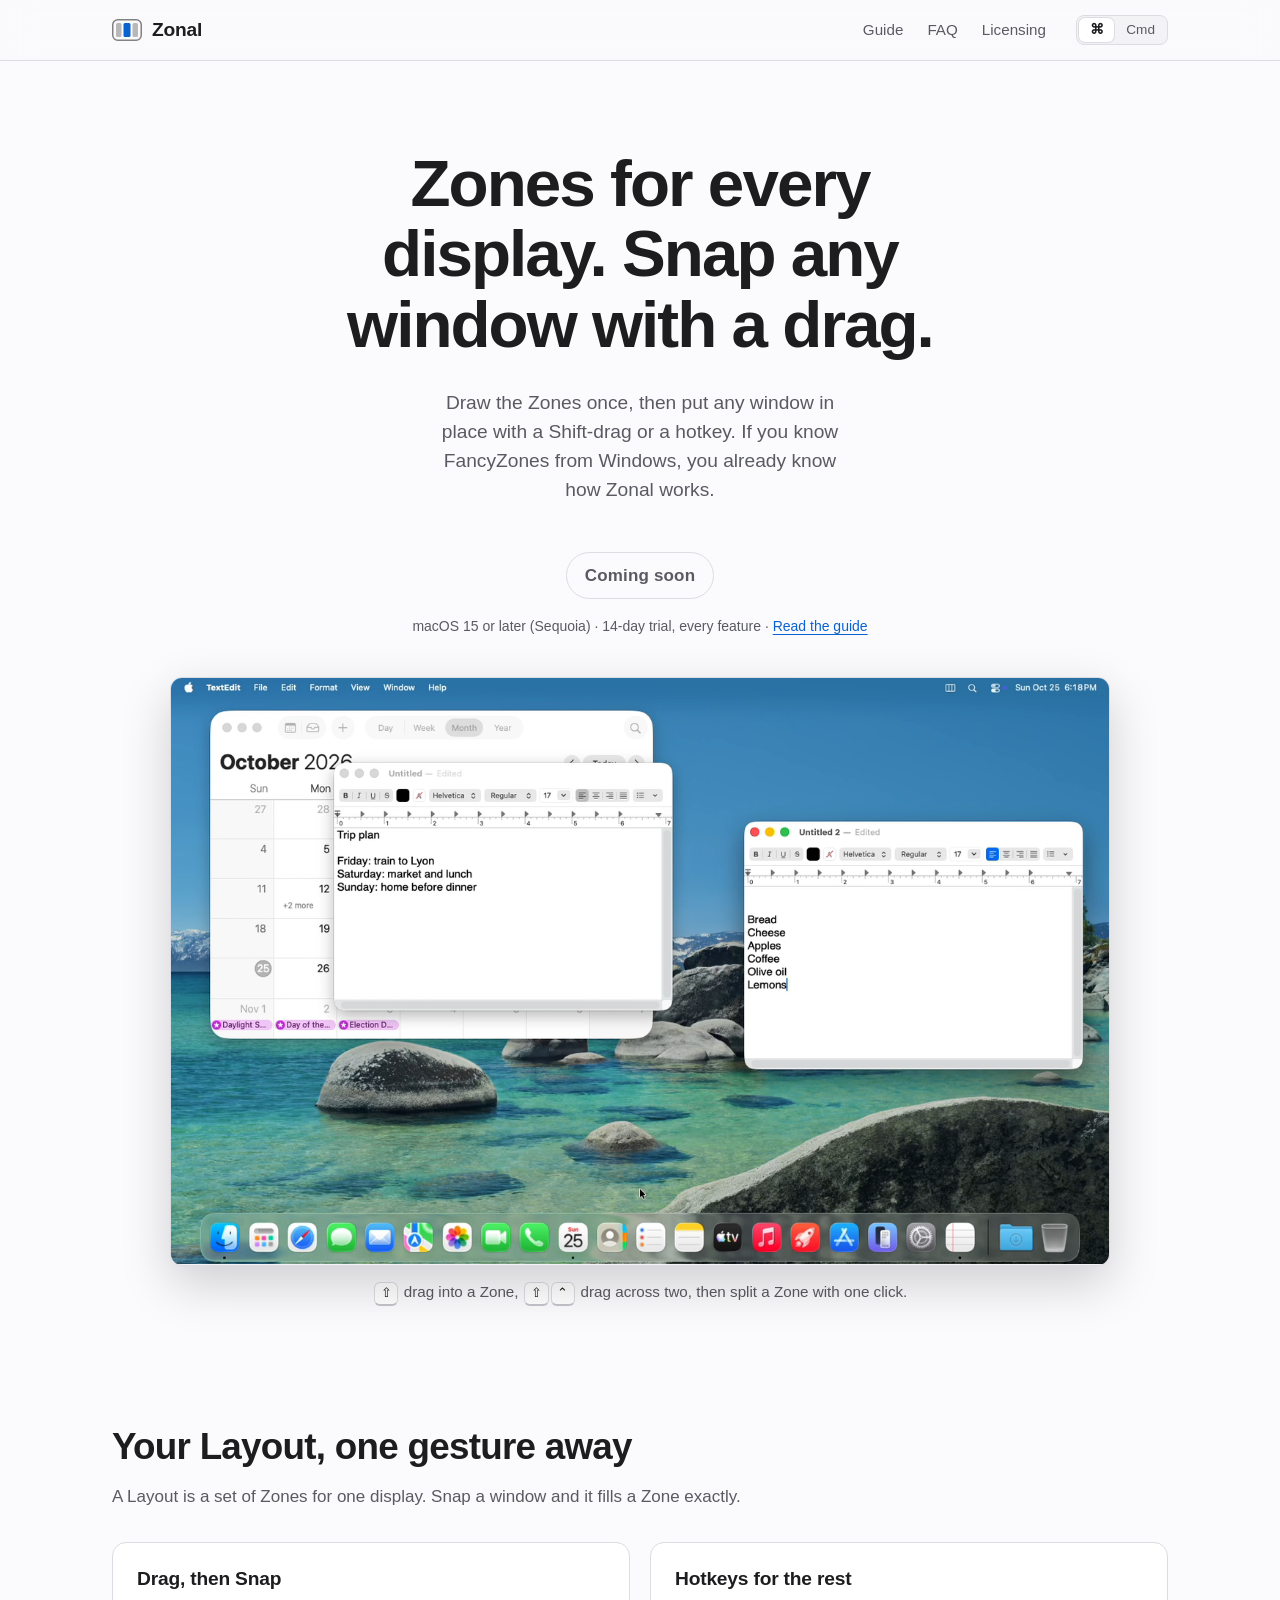
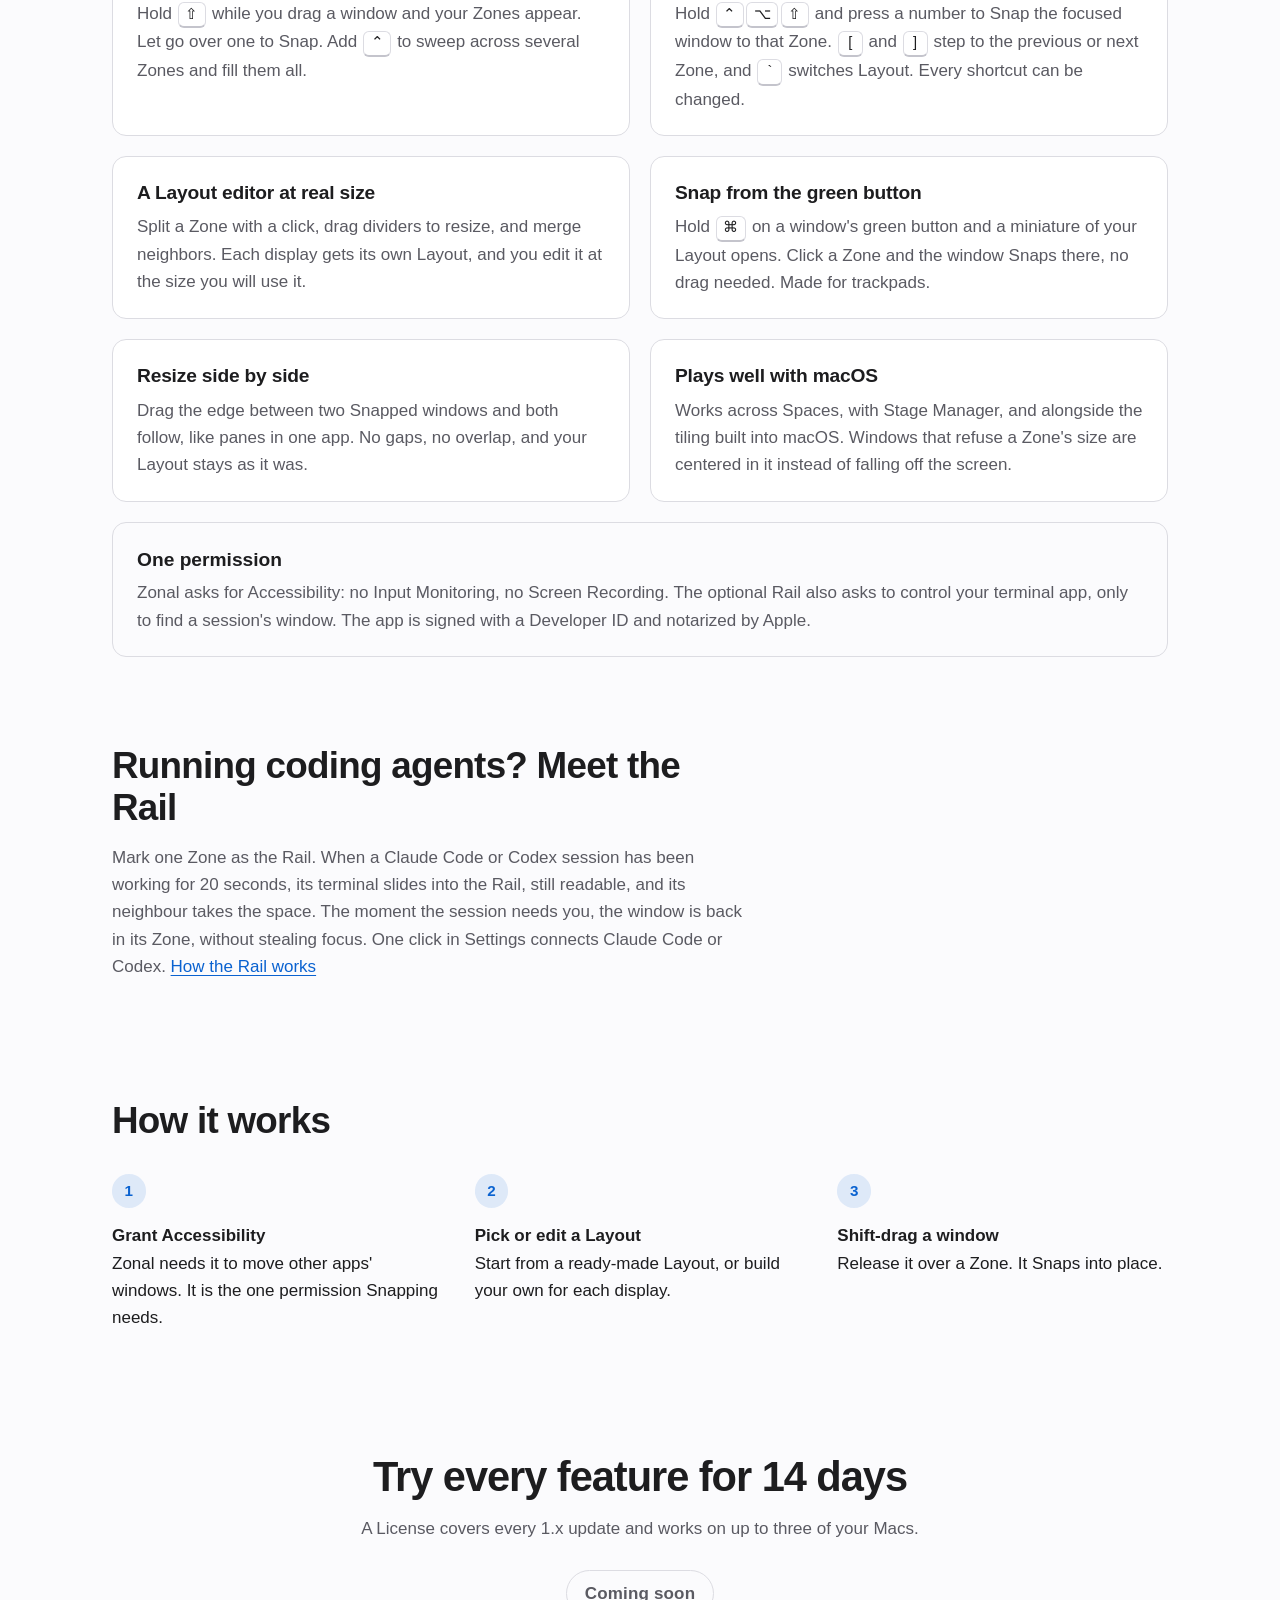
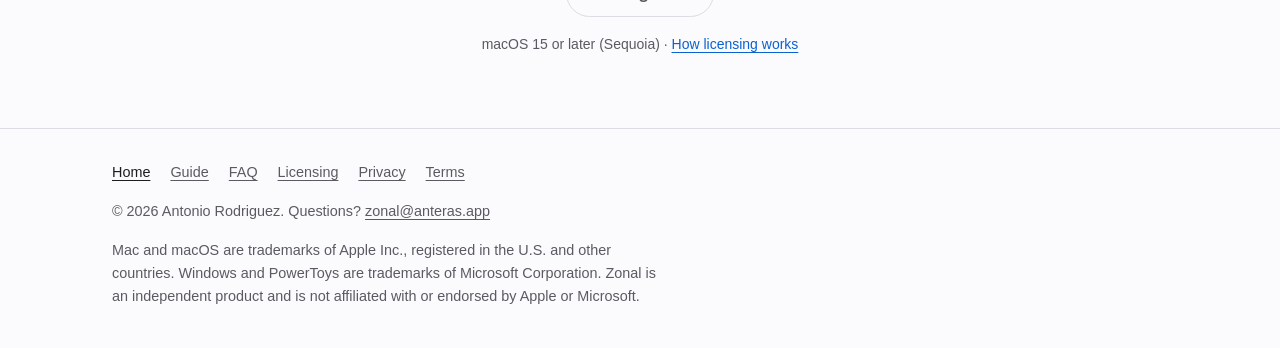
<file: index.html>
<!doctype html>
<html lang="en">
<head>
  <meta charset="utf-8">
  <meta name="viewport" content="width=device-width, initial-scale=1">
  <title>Zonal</title>
  <meta name="description" content="Zonal is a Mac menu-bar app that brings FancyZones-style Layouts to macOS. Build Zones for each display, then Snap windows by dragging or with hotkeys.">
  <link rel="icon" href="favicon.svg" type="image/svg+xml">
  <link rel="canonical" href="https://zonal.anteras.app/">
  <meta property="og:type" content="website">
  <meta property="og:site_name" content="Zonal">
  <meta property="og:title" content="Zonal">
  <meta property="og:description" content="Zonal is a Mac menu-bar app that brings FancyZones-style Layouts to macOS. Build Zones for each display, then Snap windows by dragging or with hotkeys.">
  <meta property="og:url" content="https://zonal.anteras.app/">
  <link rel="stylesheet" href="style.css">
  <script src="keys.js"></script>
</head>
<body>
  <a class="skip-link" href="#main">Skip to content</a>
  <header class="site-header">
    <div class="wrap">
      <a class="brand" href="index.html" aria-label="Zonal home"><svg viewBox="0 0 30 22" aria-hidden="true" focusable="false"><rect x=".75" y=".75" width="28.5" height="20.5" rx="5" fill="none" stroke="currentColor" stroke-opacity=".55" stroke-width="1.5"/><rect x="4" y="4" width="5.5" height="14" rx="1.5" fill="currentColor" fill-opacity=".3"/><rect x="11.5" y="4" width="7" height="14" rx="1.5" fill="var(--accent)"/><rect x="20.5" y="4" width="5.5" height="14" rx="1.5" fill="currentColor" fill-opacity=".3"/></svg>Zonal</a>
      <nav class="site-nav" aria-label="Main">
        <ul>
          <li><a href="guide.html">Guide</a></li>
          <li><a href="faq.html">FAQ</a></li>
          <li><a href="licensing.html">Licensing</a></li>
        </ul>
      </nav>
      <div class="keys-toggle js-only" role="group" aria-label="Key labels" hidden><button type="button" data-keys="symbols" aria-pressed="true">&#8984;</button><button type="button" data-keys="names" aria-pressed="false">Cmd</button></div>
    </div>
  </header>
  <main id="main">
    <section class="hero wrap" aria-labelledby="hero-title">
      <h1 id="hero-title">Zones for every display. Snap any window with a drag.</h1>
      <p class="lead">Draw the Zones once, then put any window in place with a Shift-drag or a hotkey. If you know FancyZones from Windows, you already know how Zonal works.</p>
      <p class="soon">Coming soon</p>
      <p class="fineprint">macOS 15 or later (Sequoia) &middot; 14-day trial, every feature <span class="nowrap">&middot; <a href="guide.html">Read the guide</a></span></p>
      <figure class="hero-demo">
        <div class="demo-frame">
          <video id="demo-video" width="1280" height="800" autoplay muted loop playsinline preload="metadata" poster="media/demo-poster.png" aria-label="Demo: windows are Shift-dragged into Zones, one is swept across two Zones with Control, then a Zone is split in the Layout editor and a window is Snapped into it.">
            <source src="media/demo.mp4" type="video/mp4">
          </video>
          <button type="button" class="demo-play" id="demo-play" hidden aria-label="Play the demo video"><svg viewBox="0 0 24 24" aria-hidden="true"><path d="M8 5.5v13l11-6.5z"/></svg></button>
        </div>
        <figcaption><span class="keys"><kbd>&#8679;</kbd> drag</span> into a Zone, <span class="keys"><kbd>&#8679;</kbd><kbd>&#8963;</kbd> drag</span> across two, then split a Zone with one click.</figcaption>
      </figure>
      <script>
        (function () {
          var v = document.getElementById("demo-video"), b = document.getElementById("demo-play");
          if (!v || !b || !window.matchMedia("(prefers-reduced-motion: reduce)").matches) return;
          v.removeAttribute("autoplay"); v.pause(); v.removeAttribute("loop"); v.controls = false; b.hidden = false;
          b.addEventListener("click", function () { b.hidden = true; v.loop = true; v.play(); });
        })();
      </script>
    </section>

    <div class="wrap">
      <section class="section" aria-labelledby="features-title">
        <div class="section-head">
          <h2 id="features-title">Your Layout, one gesture away</h2>
          <p>A Layout is a set of Zones for one display. Snap a window and it fills a Zone exactly.</p>
        </div>
        <ul class="features">
          <li class="feature">
            <h3>Drag, then Snap</h3>
            <p>Hold <kbd>⇧</kbd> while you drag a window and your Zones appear. Let go over one to Snap. Add <kbd>⌃</kbd> to sweep across several Zones and fill them all.</p>
          </li>
          <li class="feature">
            <h3>Hotkeys for the rest</h3>
            <p>Hold <kbd>⌃</kbd><kbd>⌥</kbd><kbd>⇧</kbd> and press a number to Snap the focused window to that Zone. <kbd>[</kbd> and <kbd>]</kbd> step to the previous or next Zone, and <kbd>`</kbd> switches Layout. Every shortcut can be changed.</p>
          </li>
          <li class="feature">
            <h3>A Layout editor at real size</h3>
            <p>Split a Zone with a click, drag dividers to resize, and merge neighbors. Each display gets its own Layout, and you edit it at the size you will use it.</p>
          </li>
          <li class="feature">
            <h3>Snap from the green button</h3>
            <p>Hold <kbd>⌘</kbd> on a window's green button and a miniature of your Layout opens. Click a Zone and the window Snaps there, no drag needed. Made for trackpads.</p>
          </li>
          <li class="feature">
            <h3>Resize side by side</h3>
            <p>Drag the edge between two Snapped windows and both follow, like panes in one app. No gaps, no overlap, and your Layout stays as it was.</p>
          </li>
          <li class="feature">
            <h3>Plays well with macOS</h3>
            <p>Works across Spaces, with Stage Manager, and alongside the tiling built into macOS. Windows that refuse a Zone's size are centered in it instead of falling off the screen.</p>
          </li>
        </ul>
        <div class="band">
          <h3>One permission</h3>
          <p>Zonal asks for Accessibility: no Input Monitoring, no Screen Recording. The optional Rail also asks to control your terminal app, only to find a session's window. The app is signed with a Developer ID and notarized by Apple.</p>
        </div>
      </section>

      <section class="section" aria-labelledby="agents-title">
        <div class="section-head">
          <h2 id="agents-title">Running coding agents? Meet the Rail</h2>
          <p>Mark one Zone as the Rail. When a Claude Code or Codex session has been working for 20 seconds, its terminal slides into the Rail, still readable, and its neighbour takes the space. The moment the session needs you, the window is back in its Zone, without stealing focus. One click in Settings connects Claude Code or Codex. <a href="guide.html#rail">How the Rail works</a></p>
        </div>
      </section>

      <section class="section" aria-labelledby="how-title">
        <div class="section-head">
          <h2 id="how-title">How it works</h2>
        </div>
        <ol class="steps row">
          <li><strong>Grant Accessibility</strong>Zonal needs it to move other apps' windows. It is the one permission Snapping needs.</li>
          <li><strong>Pick or edit a Layout</strong>Start from a ready-made Layout, or build your own for each display.</li>
          <li><strong>Shift-drag a window</strong>Release it over a Zone. It Snaps into place.</li>
        </ol>
      </section>

      <section class="closing" aria-labelledby="closing-title">
        <h2 id="closing-title">Try every feature for 14 days</h2>
        <p>A License covers every 1.x update and works on up to three of your Macs.</p>
        <p class="soon">Coming soon</p>
        <p class="fineprint">macOS 15 or later (Sequoia) &middot; <a href="licensing.html">How licensing works</a></p>
      </section>
    </div>
  </main>
  <footer class="site-footer">
    <div class="wrap">
      <nav aria-label="Footer">
        <ul>
          <li><a href="index.html" aria-current="page">Home</a></li>
          <li><a href="guide.html">Guide</a></li>
          <li><a href="faq.html">FAQ</a></li>
          <li><a href="licensing.html">Licensing</a></li>
          <li><a href="privacy.html">Privacy</a></li>
          <li><a href="terms.html">Terms</a></li>
        </ul>
      </nav>
      <p>&copy; 2026 Antonio Rodriguez. Questions? <a href="mailto:zonal@anteras.app">zonal@anteras.app</a></p>
      <p>Mac and macOS are trademarks of Apple Inc., registered in the U.S. and other countries. Windows and PowerToys are trademarks of Microsoft Corporation. Zonal is an independent product and is not affiliated with or endorsed by Apple or Microsoft.</p>
    </div>
  </footer>
</body>
</html>
</file>
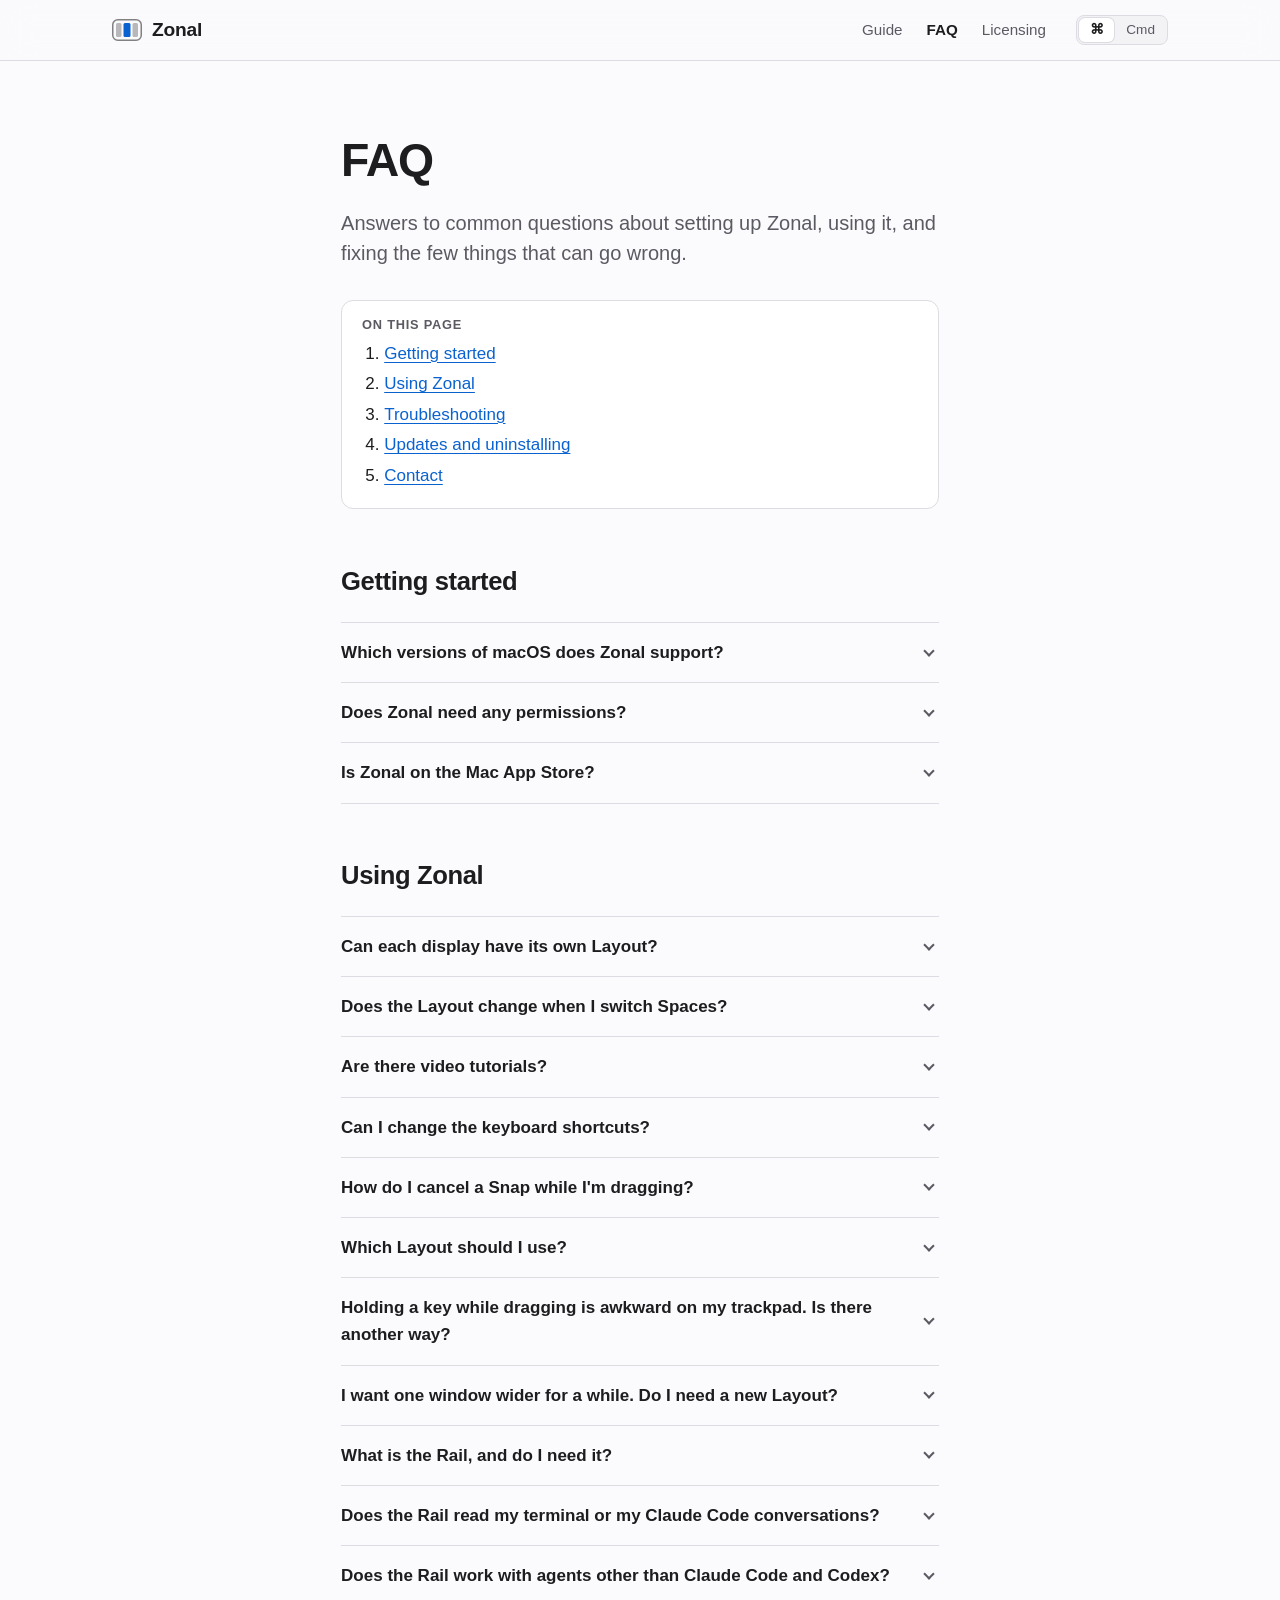
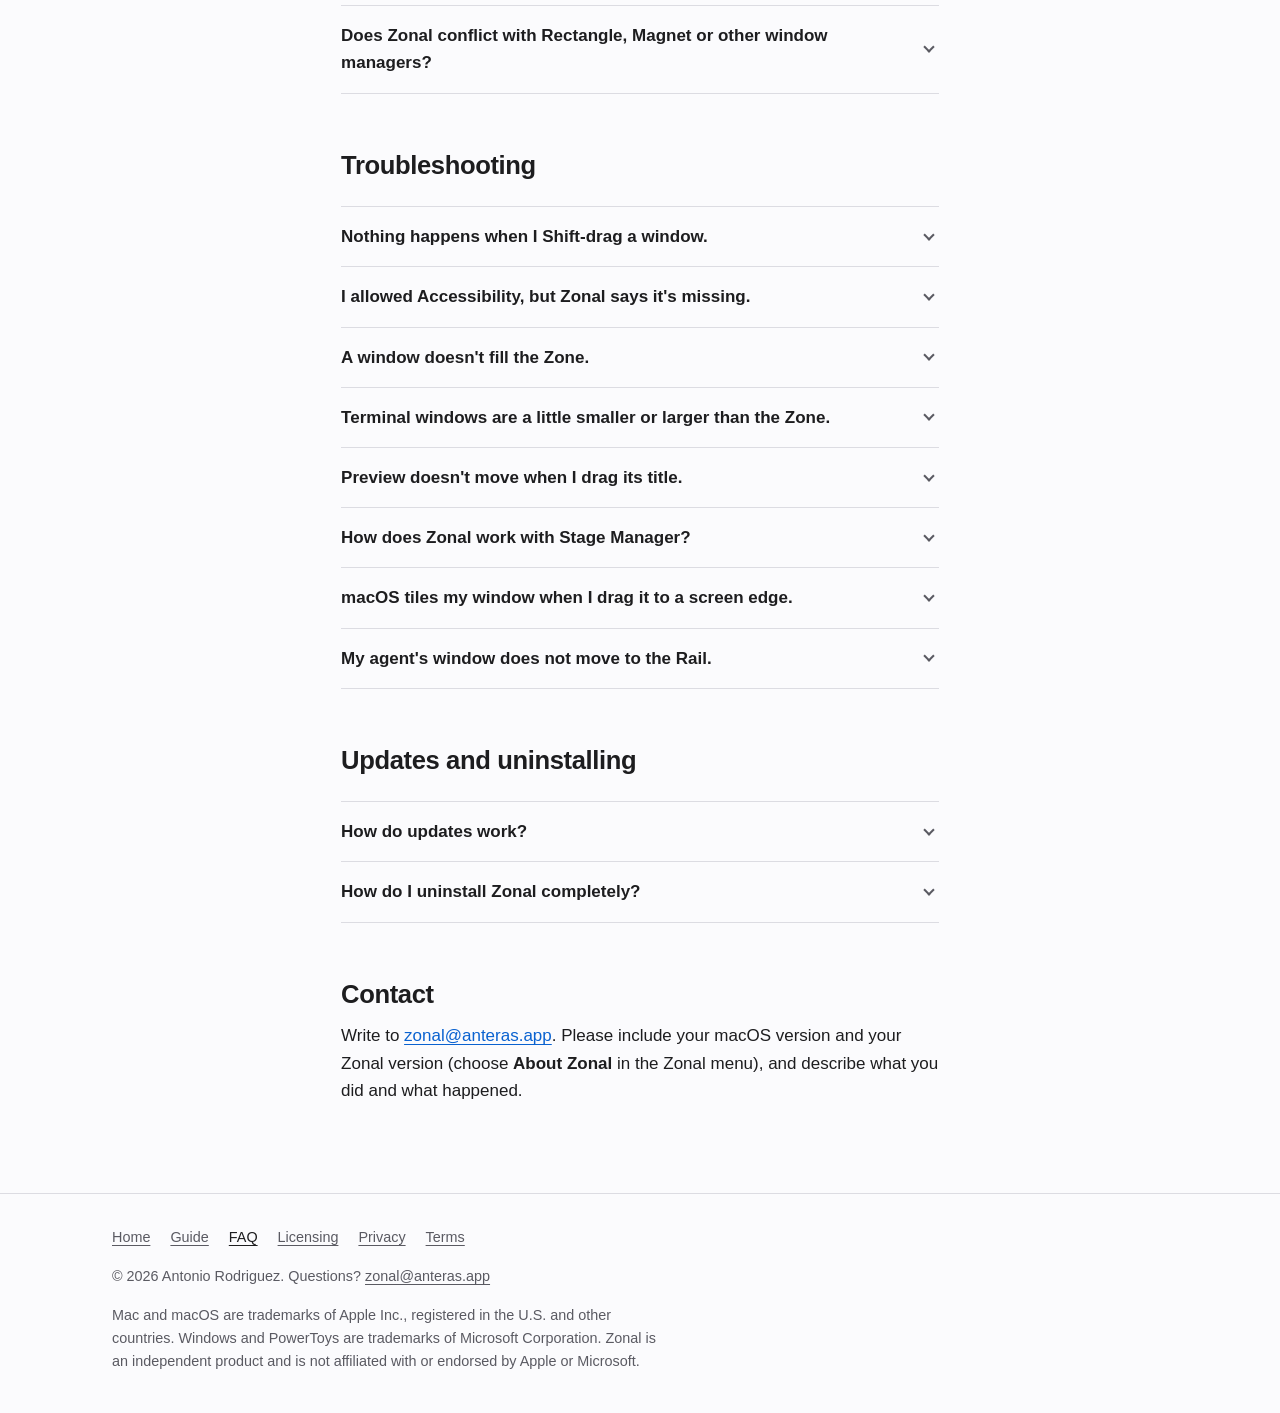
<file: faq.html>
<!doctype html>
<html lang="en">
<head>
  <meta charset="utf-8">
  <meta name="viewport" content="width=device-width, initial-scale=1">
  <title>FAQ · Zonal</title>
  <meta name="description" content="Answers to common questions about Zonal.">
  <link rel="icon" href="favicon.svg" type="image/svg+xml">
  <link rel="canonical" href="https://zonal.anteras.app/faq.html">
  <meta property="og:type" content="website">
  <meta property="og:site_name" content="Zonal">
  <meta property="og:title" content="FAQ · Zonal">
  <meta property="og:description" content="Answers to common questions about Zonal.">
  <meta property="og:url" content="https://zonal.anteras.app/faq.html">
  <link rel="stylesheet" href="style.css">
  <script src="keys.js"></script>
  <script src="toc.js"></script>
</head>
<body>
  <a class="skip-link" href="#main">Skip to content</a>
  <header class="site-header">
    <div class="wrap">
      <a class="brand" href="index.html" aria-label="Zonal home"><svg viewBox="0 0 30 22" aria-hidden="true" focusable="false"><rect x=".75" y=".75" width="28.5" height="20.5" rx="5" fill="none" stroke="currentColor" stroke-opacity=".55" stroke-width="1.5"/><rect x="4" y="4" width="5.5" height="14" rx="1.5" fill="currentColor" fill-opacity=".3"/><rect x="11.5" y="4" width="7" height="14" rx="1.5" fill="var(--accent)"/><rect x="20.5" y="4" width="5.5" height="14" rx="1.5" fill="currentColor" fill-opacity=".3"/></svg>Zonal</a>
      <nav class="site-nav" aria-label="Main">
        <ul>
          <li><a href="guide.html">Guide</a></li>
          <li><a href="faq.html" aria-current="page">FAQ</a></li>
          <li><a href="licensing.html">Licensing</a></li>
        </ul>
      </nav>
      <div class="keys-toggle js-only" role="group" aria-label="Key labels" hidden><button type="button" data-keys="symbols" aria-pressed="true">&#8984;</button><button type="button" data-keys="names" aria-pressed="false">Cmd</button></div>
    </div>
  </header>
  <main id="main" class="wrap doc">
    <header class="page-head">
      <h1>FAQ</h1>
      <p class="lead">Answers to common questions about setting up Zonal, using it, and fixing the few things that can go wrong.</p>
    </header>
    <nav class="toc" aria-label="On this page">
      <h2>On this page</h2>
      <ol>
        <li><a href="#getting-started">Getting started</a></li>
        <li><a href="#using-zonal">Using Zonal</a></li>
        <li><a href="#troubleshooting">Troubleshooting</a></li>
        <li><a href="#updates-uninstalling">Updates and uninstalling</a></li>
        <li><a href="#contact">Contact</a></li>
      </ol>
    </nav>

    <h2 id="getting-started">Getting started</h2>
    <div class="faq">
      <details id="macos-versions">
        <summary>Which versions of macOS does Zonal support?</summary>
        <div class="answer">
          <!-- spec 2, project.yml MACOSX_DEPLOYMENT_TARGET 15.0 -->
          <p>Zonal needs macOS 15 or later (Sequoia).</p>
        </div>
      </details>
      <details id="permissions">
        <summary>Does Zonal need any permissions?</summary>
        <div class="answer">
          <!-- ON-6, spec 3.11 -->
          <p>Zonal needs one: Accessibility. It does not ask for Input Monitoring or Screen Recording. If you use the <a href="guide.html#rail">Rail</a> for agent sessions, macOS also asks once per terminal app whether Zonal may control it (Automation), so Zonal can find the window that runs a session.</p>
          <p>macOS does not let an app move another app's windows unless you allow it in Privacy &amp; Security &gt; Accessibility. Zonal uses that access to move and resize windows when you Snap them. It does not record your screen or read what you type.</p>
        </div>
      </details>
      <details id="app-store">
        <summary>Is Zonal on the Mac App Store?</summary>
        <div class="answer">
          <!-- spec 4.7, 3.13 -->
          <p>No. You download Zonal from this site. The app is signed with a Developer ID and notarized by Apple.</p>
        </div>
      </details>
    </div>

    <h2 id="using-zonal">Using Zonal</h2>
    <div class="faq">
      <details id="layout-per-display">
        <summary>Can each display have its own Layout?</summary>
        <div class="answer">
          <!-- LD-1, HK-11, spec 3.7 -->
          <p>Yes. Each display has its own Layout, and Zonal remembers it. If you unplug a display and connect it again, it gets its Layout back. Choose a display's Layout from the Zonal menu-bar menu.</p>
        </div>
      </details>
      <details id="spaces">
        <summary>Does the Layout change when I switch Spaces?</summary>
        <div class="answer">
          <!-- LD-5, spec 3.7 -->
          <p>No. A display keeps the same Layout on every Space.</p>
        </div>
      </details>
      <details id="video-tutorials">
        <summary>Are there video tutorials?</summary>
        <div class="answer">
          <p>Yes, nine narrated lessons, each with captions and chapters, in the <a href="guide.html#video-tutorials">guide</a>: from getting started to Layouts, the Rail and Settings. Each video is in its section of the guide. Turn on the sound, or use the video's captions button if you prefer to read.</p>
        </div>
      </details>
      <details id="change-shortcuts">
        <summary>Can I change the keyboard shortcuts?</summary>
        <div class="answer">
          <!-- HK-4, HK-5, HK-6, HK-9, spec 3.5 -->
          <p>Yes. Open Settings &gt; Hotkeys from the Zonal menu and record a new combination for any action. You can also clear a shortcut. The shortcut works at once, without a restart.</p>
          <p>A shortcut needs <kbd>⌃</kbd> or <kbd>⌘</kbd> among its modifiers, and it can't match another Zonal shortcut. The <strong>Hyper</strong> preset switches all four actions to <span class="keys"><kbd>⌃</kbd><kbd>⌥</kbd><kbd>⇧</kbd><kbd>⌘</kbd></span> plus the same keys.</p>
          <p>To change the key you hold while dragging, open Settings &gt; General. You can choose <kbd>⇧</kbd>, <kbd>⌥</kbd> or <kbd>⌘</kbd>, or turn on <strong>Always show Zones</strong> and hold the key to hide them.</p>
        </div>
      </details>
      <details id="cancel-snap">
        <summary>How do I cancel a Snap while I'm dragging?</summary>
        <div class="answer">
          <!-- DS-3, DS-13, spec 3.1 -->
          <p>Press <kbd>esc</kbd>, or release the <kbd>⇧</kbd> key (or the key you chose in Settings) before you let go of the mouse button. The Zones disappear and the window stays where you drop it.</p>
        </div>
      </details>
      <details id="which-layout">
        <summary>Which Layout should I use?</summary>
        <div class="answer">
          <!-- spec 3.6, 3.7 rule on default Layouts by shape -->
          <p>Start from the display's shape and what you do on it: 2 Columns on a laptop, Priority Grid on an ultrawide (main window in the center), 3 Columns on a 27-inch or 4K display, 2 Rows on a portrait display. The guide has <a href="guide.html#recipes">a Layout for each way of working</a>, including one for coding agents.</p>
        </div>
      </details>
      <details id="trackpad">
        <summary>Holding a key while dragging is awkward on my trackpad. Is there another way?</summary>
        <div class="answer">
          <!-- spec 3.16 -->
          <p>Yes: hold <kbd>⌘</kbd> and rest the pointer on the window's green button. The Zone picker opens; click a Zone and the window Snaps there, with no drag. You can also use the <a href="guide.html#keyboard">shortcuts</a>, or turn on <strong>Always show Zones</strong> in Settings &gt; General so a plain drag shows the Zones.</p>
        </div>
      </details>
      <details id="temporary-resize">
        <summary>I want one window wider for a while. Do I need a new Layout?</summary>
        <div class="answer">
          <!-- spec 3.2, 3.17 -->
          <p>No. Drag the edge between two Snapped windows: the neighbour follows, and the Layout stays as it was, so the next Snap returns to it. Or span the window across two Zones by adding <kbd>⌃</kbd> while you drag.</p>
        </div>
      </details>
      <details id="rail-what">
        <summary>What is the Rail, and do I need it?</summary>
        <div class="answer">
          <!-- spec 3.18 -->
          <p>The Rail is for people who run coding agents such as Claude Code or Codex in several terminal windows. It is a Zone where the windows of sessions that are working wait at a smaller size; a session that needs you comes back to its Zone by itself. If you don't run agents, you can ignore it: nothing happens until you mark a Zone as the Rail and connect Claude Code or Codex. See <a href="guide.html#rail">Agent sessions and the Rail</a>.</p>
        </div>
      </details>
      <details id="rail-privacy">
        <summary>Does the Rail read my terminal or my Claude Code conversations?</summary>
        <div class="answer">
          <!-- ADR 0003, spec 3.18 rules 3, 4, 10; privacy.html -->
          <p>No. The hooks of Claude Code and Codex tell Zonal only that a session is busy or waiting, with the session's ID, terminal and working folder, so Zonal can find its window. Zonal never reads what your terminal shows, what you type or what the agent writes, and nothing leaves your Mac. Details are in the <a href="privacy.html#stored">privacy policy</a>.</p>
        </div>
      </details>
      <details id="rail-other-agents">
        <summary>Does the Rail work with agents other than Claude Code and Codex?</summary>
        <div class="answer">
          <!-- ADR 0003 -->
          <p>Claude Code and Codex are built in: connect them in Settings &gt; General. Others work too, if they can run a command when they start and stop working. Zonal listens for <code>zonal://busy</code> and <code>zonal://waiting</code> URLs, which any tool or script can open. The guide shows <a href="guide.html#rail-url">the URL format and an example</a>.</p>
        </div>
      </details>
      <details id="other-window-managers">
        <summary>Does Zonal conflict with Rectangle, Magnet or other window managers?</summary>
        <div class="answer">
          <!-- HK-7, spec 3.5 rule 7 -->
          <p>It can, if both apps use the same shortcut. When one is running, Zonal shows a warning in Settings &gt; Hotkeys and in the welcome window. Zonal's defaults, <span class="keys"><kbd>⌃</kbd><kbd>⌥</kbd><kbd>⇧</kbd></span> plus a key, avoid the usual defaults of Rectangle and Magnet.</p>
          <p>If a shortcut does overlap, record a different one in Settings &gt; Hotkeys, or choose the Hyper preset. Dragging with <kbd>⇧</kbd> held does not use any of these shortcuts.</p>
        </div>
      </details>
    </div>

    <h2 id="troubleshooting">Troubleshooting</h2>
    <div class="faq">
      <details id="nothing-happens">
        <summary>Nothing happens when I Shift-drag a window.</summary>
        <div class="answer">
          <!-- DS-6, DS-2, spec 3.1 rule 9, 3.10, LC-3 -->
          <p>Check these in order:</p>
          <ol>
            <li>Open the Zonal menu. If it says <strong>Accessibility access needed</strong>, choose <strong>Grant Accessibility Access…</strong> and turn Zonal on.</li>
            <li>Check your Trial or License in Settings &gt; License. When the Trial ends and there is no License, Snapping and shortcuts stop. The Layout editor still opens.</li>
            <li>Drag the window by its title bar. Zones don't appear when you resize a window or select text.</li>
            <li>Check the window type. Zonal does not move dialogs, sheets, panels, palettes or windows in native full screen.</li>
            <li>Check the activation key in Settings &gt; General. If you changed it, hold that key instead of <kbd>⇧</kbd>.</li>
          </ol>
        </div>
      </details>
      <details id="accessibility-missing">
        <summary>I allowed Accessibility, but Zonal says it's missing.</summary>
        <div class="answer">
          <!-- ON-3, ON-4, spec 3.11 -->
          <p>This can happen when the Accessibility list holds an outdated entry for Zonal, for example after you replaced the app with another copy. macOS ties the permission to the app's signature. Zonal notices within a few seconds, shows a warning triangle on its menu-bar icon and opens the Accessibility step.</p>
          <ol>
            <li>Open System Settings &gt; Privacy &amp; Security &gt; Accessibility.</li>
            <li>Select Zonal in the list and click the minus button (<strong>−</strong>) to remove it.</li>
            <li>Choose <strong>Open Settings</strong> in the welcome window (Zonal menu &gt; Welcome…), or <strong>Grant Accessibility Access…</strong> in the Zonal menu, and turn Zonal on again.</li>
          </ol>
          <p>Zonal picks up the change on its own. You don't need to restart it.</p>
        </div>
      </details>
      <details id="window-not-filling">
        <summary>A window doesn't fill the Zone.</summary>
        <div class="answer">
          <!-- CW-1, CW-2, CW-7, spec 3.4, verification.md -->
          <p>Some windows have a minimum or fixed size, and an app can refuse a size that is smaller than its minimum. When that happens, Zonal centers the window in the Zone and keeps it fully on screen. For example, System Settings has a fixed width, so it fills the height of a Zone and is centered across its width.</p>
          <p>A window larger than the display is lined up with the left and top edges of the visible area, so its title bar stays reachable. Choose a larger Zone, or a Layout with wider Zones, if you want the window to fill it.</p>
        </div>
      </details>
      <details id="terminal-size">
        <summary>Terminal windows are a little smaller or larger than the Zone.</summary>
        <div class="answer">
          <!-- CW-4, CW-6, verification.md -->
          <p>Terminal sizes its windows in whole character cells, so it can't match a Zone to the pixel. In testing, a Snapped Terminal window differed from its Zone by a few points. Zonal centers the window on the Zone, so the leftover space is split evenly.</p>
        </div>
      </details>
      <details id="preview-title">
        <summary>Preview doesn't move when I drag its title.</summary>
        <div class="answer">
          <!-- DS-12 partial, verification.md -->
          <p>In the middle of Preview's title bar is the document's proxy icon. Dragging it drags the file, not the window. Drag the title bar somewhere else, for example near the left or right edge, with <kbd>⇧</kbd> held.</p>
        </div>
      </details>
      <details id="stage-manager">
        <summary>How does Zonal work with Stage Manager?</summary>
        <div class="answer">
          <!-- SM-1, SM-2, SM-4, DS-10, spec 3.8, verification.md -->
          <p>When Stage Manager is on and its strip of recent apps is visible, Zonal leaves room for the strip, so no Zone sits under it. When the strip is hidden, Zones use the full screen. Turning Stage Manager on or off takes effect on your next drag or shortcut.</p>
          <p>You can Shift-drag a window out of the strip and Snap it.</p>
        </div>
      </details>
      <details id="macos-tiling">
        <summary>macOS tiles my window when I drag it to a screen edge.</summary>
        <div class="answer">
          <!-- TL-1, TL-2, TL-4, spec 3.9, verification.md -->
          <p>macOS can tile a window when you drag it to an edge, and Zonal can react to the same drag. While Zonal's Zones are showing, Zonal wins: it Snaps the window when you release, over any macOS tile. You may see macOS's preview flash for a moment.</p>
          <p>If you'd rather not see it, turn on <strong>Turn off macOS tiling while Zonal runs</strong> in Settings &gt; General. Zonal puts your macOS setting back when you turn it off or quit Zonal. You can also turn off edge tiling yourself in System Settings &gt; Desktop &amp; Dock: Settings &gt; General shows a note with an <strong>Open Desktop &amp; Dock</strong> button when edge tiling is on.</p>
        </div>
      </details>
      <details id="rail-not-moving">
        <summary>My agent's window does not move to the Rail.</summary>
        <div class="answer">
          <!-- spec 3.18 rules 2, 4, 5, 8, 13; RL-9, RL-18 -->
          <p>Zonal moves a session's window only when Claude Code or Codex is connected (for Codex, you also trusted Zonal's hooks with <code>/hooks</code>) and <strong>Move Busy agent windows to the Rail</strong> is on in Settings &gt; General, the window is Snapped, its display's Layout has a Rail, and the session has been Busy for 20 seconds. The terminal must be Terminal, iTerm2 or Ghostty 1.3 or later, and Zonal must be allowed to control it in System Settings &gt; Privacy &amp; Security &gt; Automation; Settings &gt; General says so when it is not.</p>
          <p>If a window stays in the Rail after you interrupt Claude Code with <kbd>esc</kbd>, or after a Codex turn ends in an error, click it: Claude Code sends no signal on an interrupt, and Codex sends none for an error. See <a href="guide.html#rail">Agent sessions and the Rail</a>.</p>
        </div>
      </details>
    </div>

    <h2 id="updates-uninstalling">Updates and uninstalling</h2>
    <div class="faq">
      <details id="how-updates-work">
        <summary>How do updates work?</summary>
        <div class="answer">
          <!-- LC-10, LC-17, spec 3.13 rule 9 -->
          <p>Zonal checks for updates once a day and asks before it installs one. To check yourself, choose <strong>Check for Updates…</strong> in the Zonal menu, or <strong>Check now</strong> in Settings &gt; Updates.</p>
          <p>In Settings &gt; Updates you can turn on <strong>Automatically download and install updates</strong>, which is off by default, and <strong>Include beta versions</strong>. All 1.x updates are free.</p>
        </div>
      </details>
      <details id="uninstall">
        <summary>How do I uninstall Zonal completely?</summary>
        <div class="answer">
          <!-- LI-2, LC-16, spec 3.12, 3.13, 3.18 rule 12, 4.3; paths from LayoutStore.swift, TrialStores.swift, LicenseStores.swift, project.yml -->
          <p>If you're moving your License to another Mac, open Settings &gt; License and choose <strong>Deactivate this Mac</strong> first. That frees one of your three Activations.</p>
          <ol>
            <li>In System Settings &gt; General &gt; Login Items, turn Zonal off, or untick <strong>Start Zonal at login</strong> in Zonal's Settings &gt; General.</li>
            <li>If you connected Claude Code or Codex, click <strong>Disconnect Claude Code</strong> or <strong>Disconnect Codex</strong> in Zonal's Settings &gt; General, so your sessions stop calling Zonal's hook.</li>
            <li>Choose <strong>Quit</strong> in the Zonal menu.</li>
            <li>Drag Zonal from the Applications folder to the Trash.</li>
          </ol>
          <p>That removes the app. Zonal also keeps a few small files. To remove them, delete the folder that holds your Layouts and License records, and the preferences file:</p>
          <pre>~/Library/Application Support/Zonal
~/Library/Preferences/org.anteras.Zonal.plist</pre>
          <p>Then, in Keychain Access, delete the two items named <code>org.anteras.Zonal.trial</code> and <code>org.anteras.Zonal.license</code>.</p>
        </div>
      </details>
    </div>

    <h2 id="contact">Contact</h2>
    <p>Write to <a href="mailto:zonal@anteras.app">zonal@anteras.app</a>. Please include your macOS version and your Zonal version (choose <strong>About Zonal</strong> in the Zonal menu), and describe what you did and what happened.</p>
  </main>
  <footer class="site-footer">
    <div class="wrap">
      <nav aria-label="Footer">
        <ul>
          <li><a href="index.html">Home</a></li>
          <li><a href="guide.html">Guide</a></li>
          <li><a href="faq.html" aria-current="page">FAQ</a></li>
          <li><a href="licensing.html">Licensing</a></li>
          <li><a href="privacy.html">Privacy</a></li>
          <li><a href="terms.html">Terms</a></li>
        </ul>
      </nav>
      <p>&copy; 2026 Antonio Rodriguez. Questions? <a href="mailto:zonal@anteras.app">zonal@anteras.app</a></p>
      <p>Mac and macOS are trademarks of Apple Inc., registered in the U.S. and other countries. Windows and PowerToys are trademarks of Microsoft Corporation. Zonal is an independent product and is not affiliated with or endorsed by Apple or Microsoft.</p>
    </div>
  </footer>
</body>
</html>
</file>
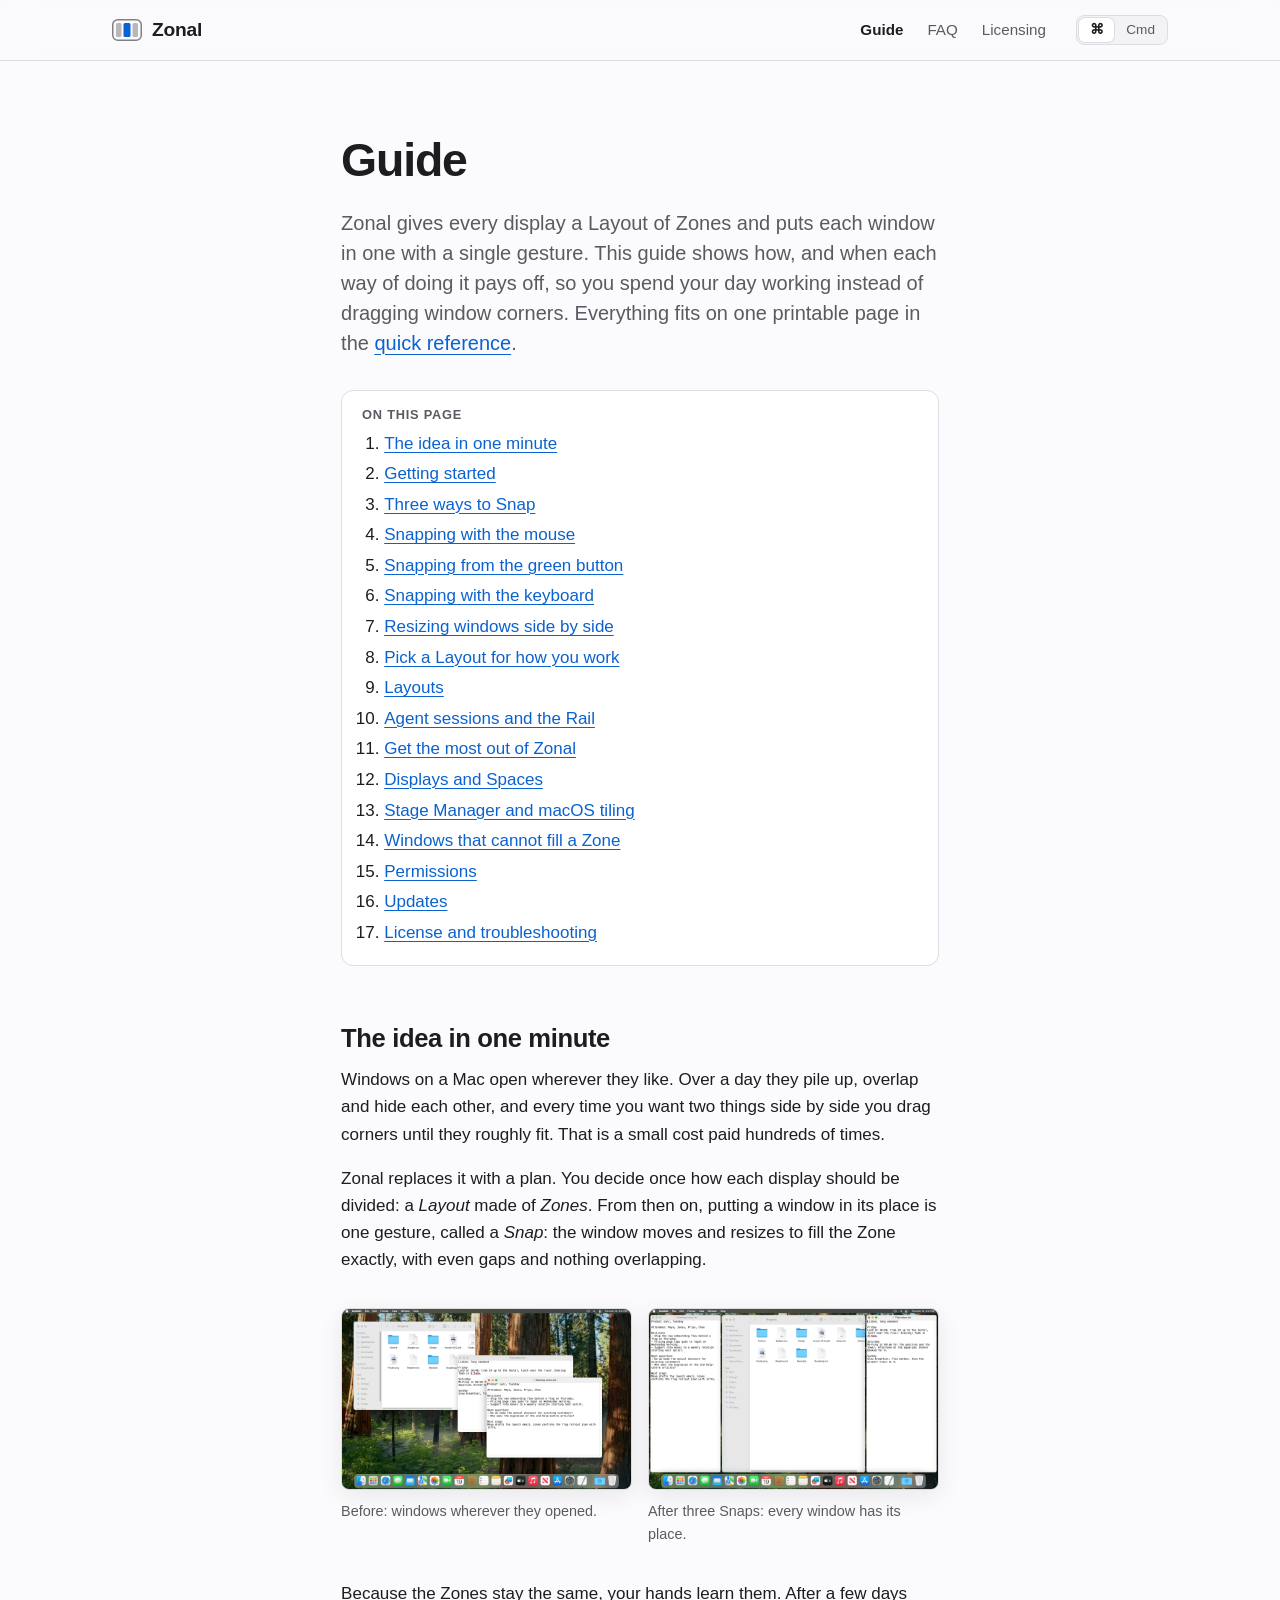
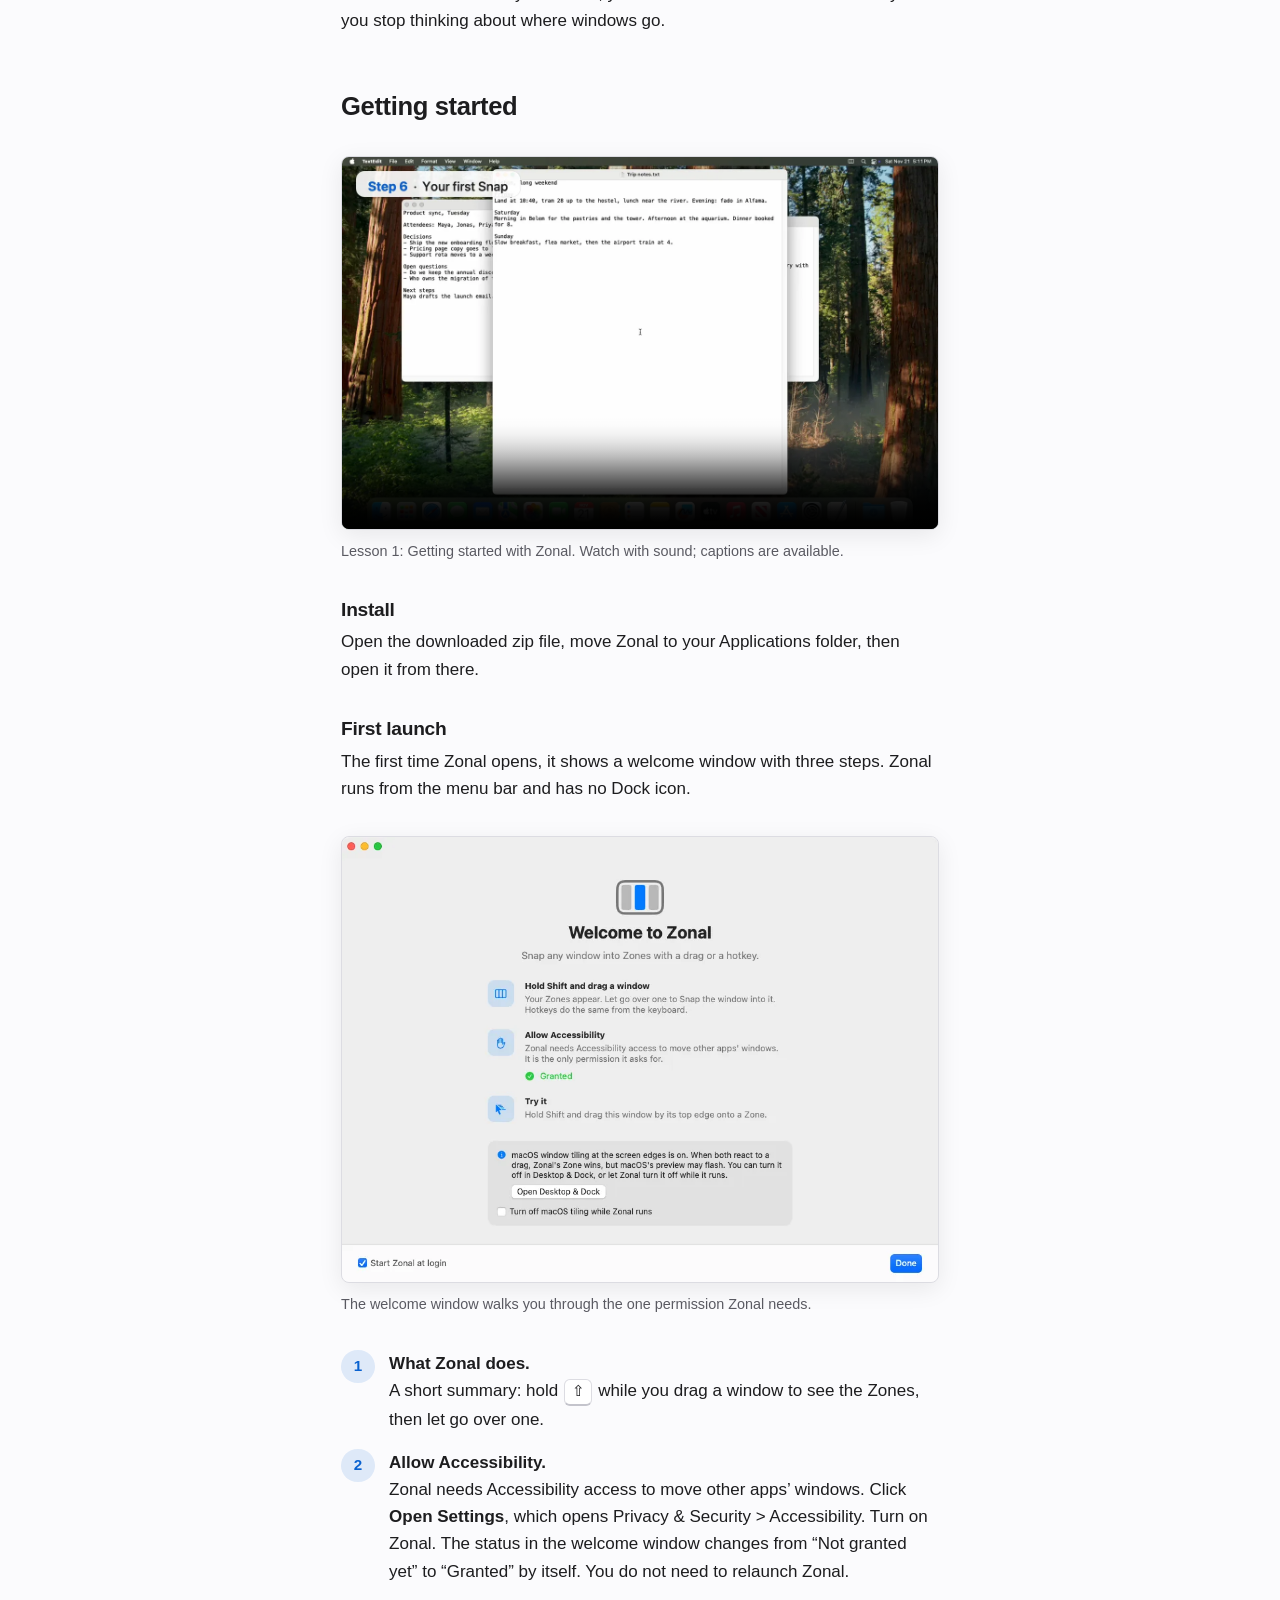
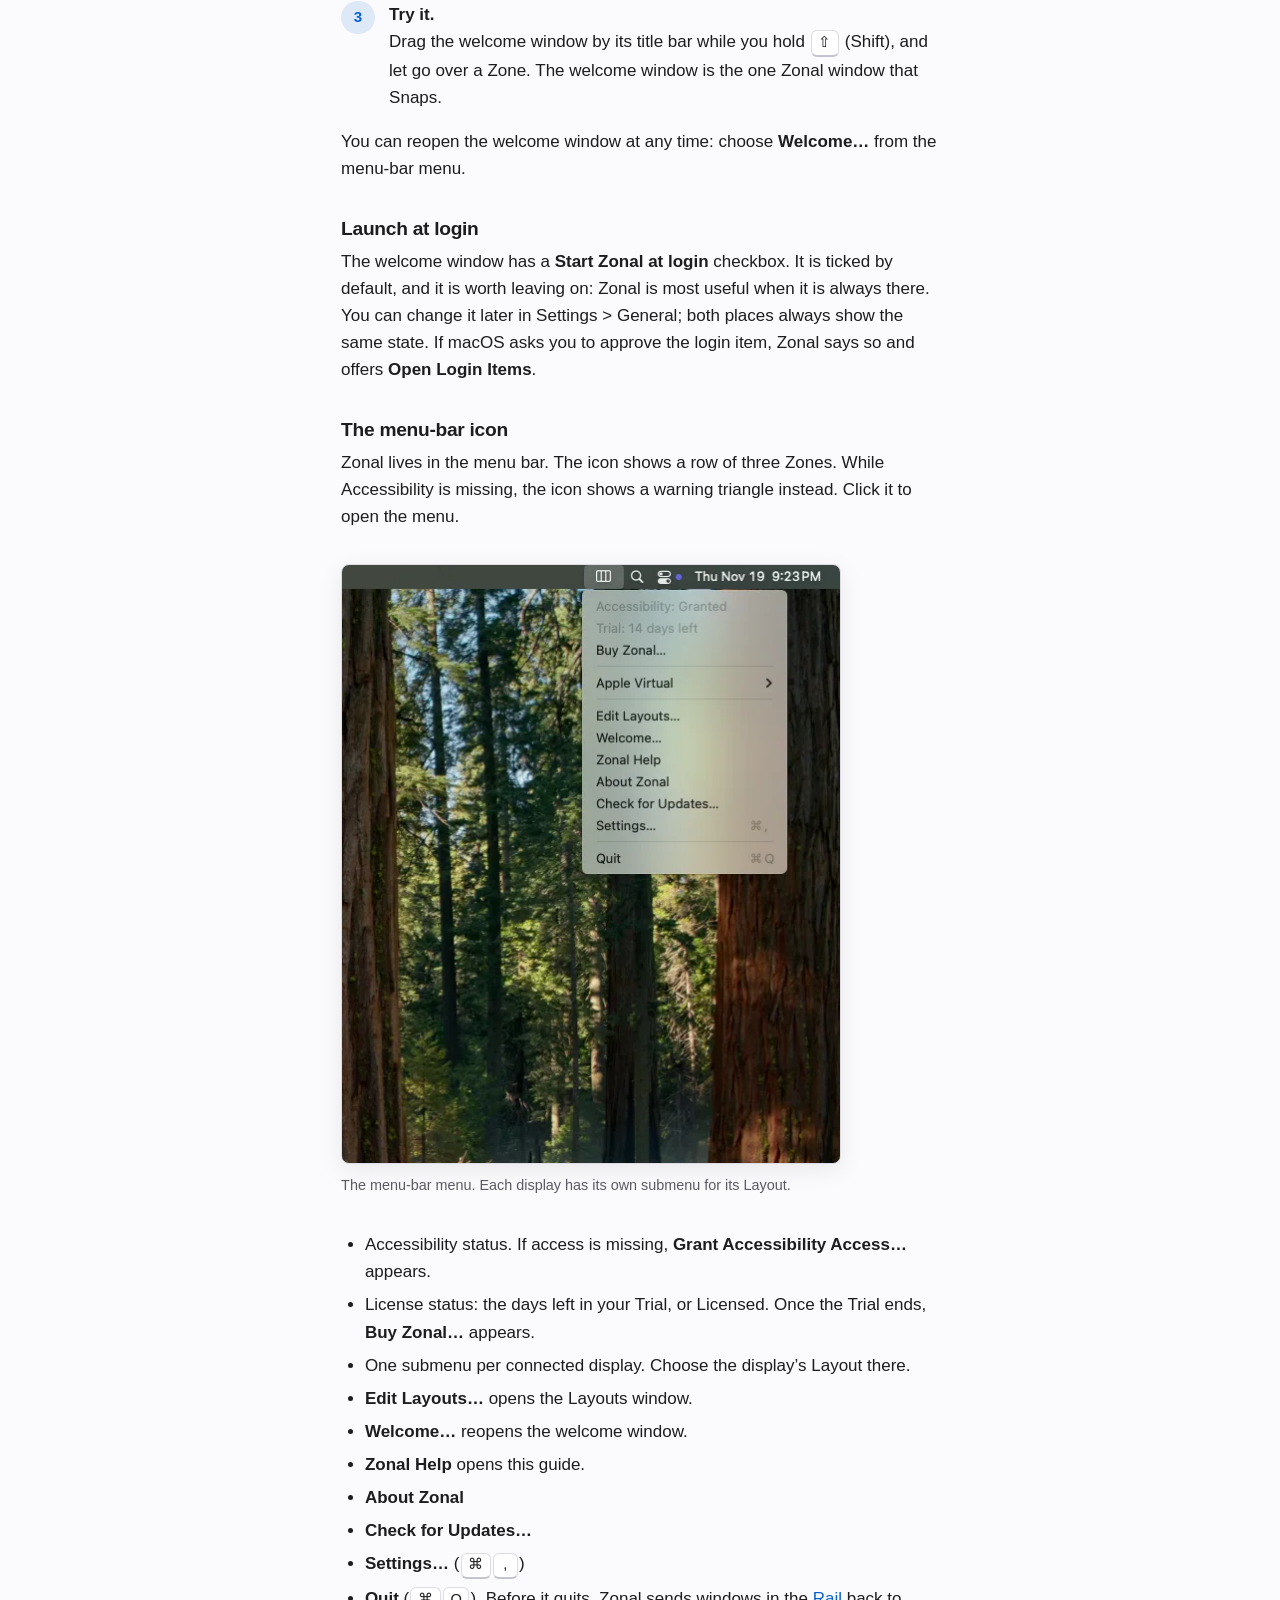
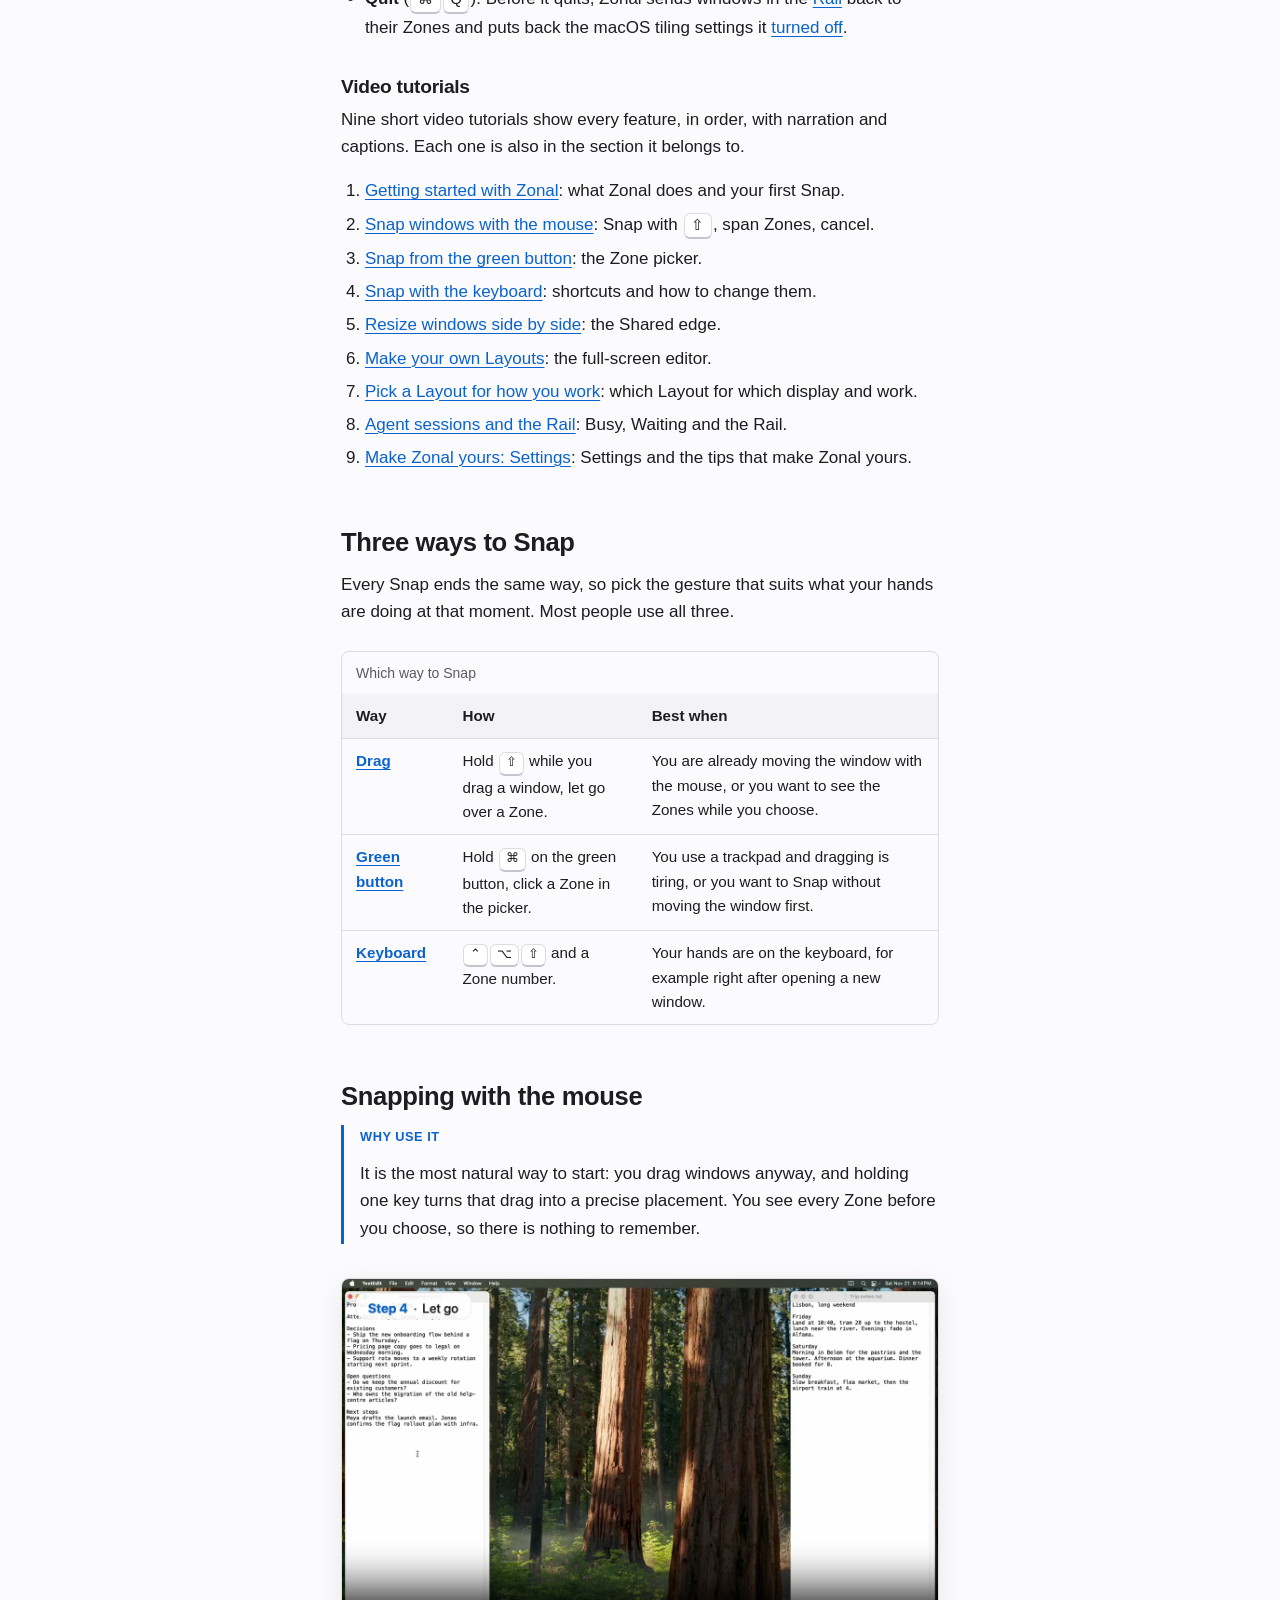
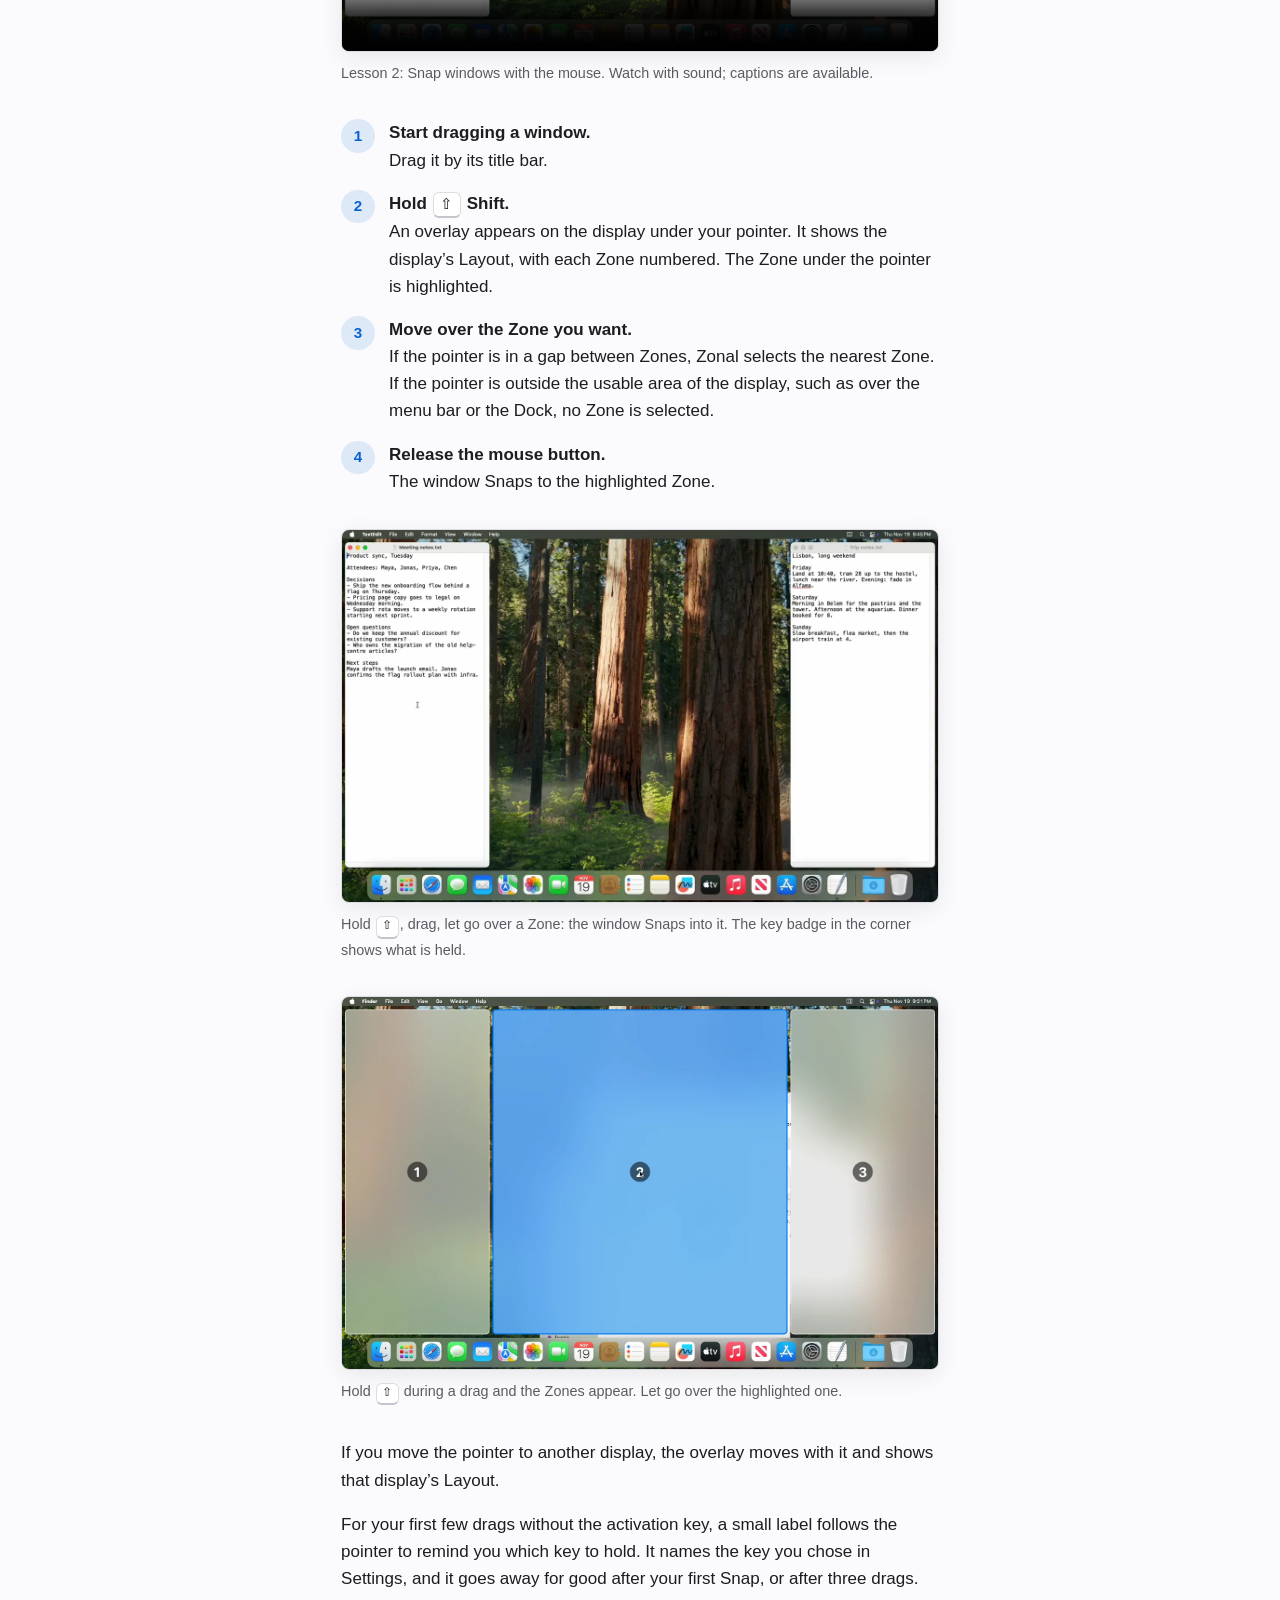
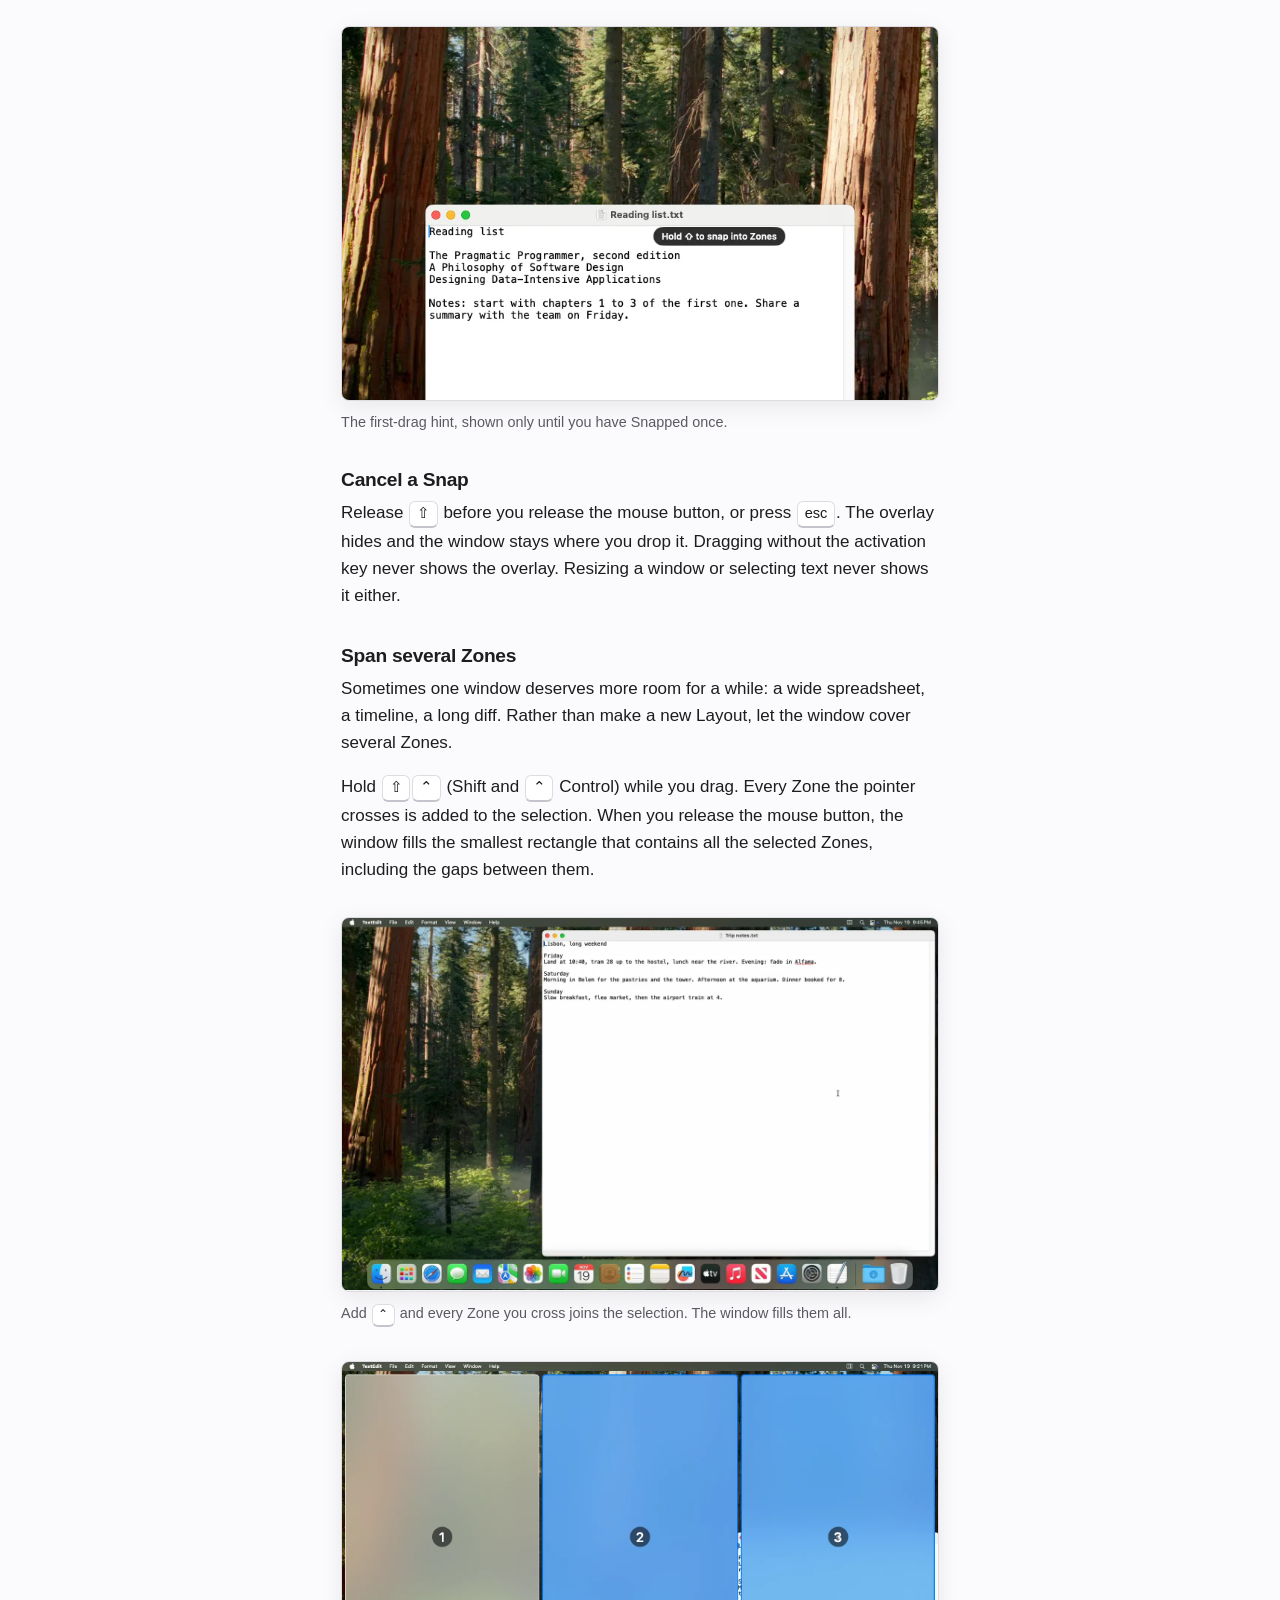
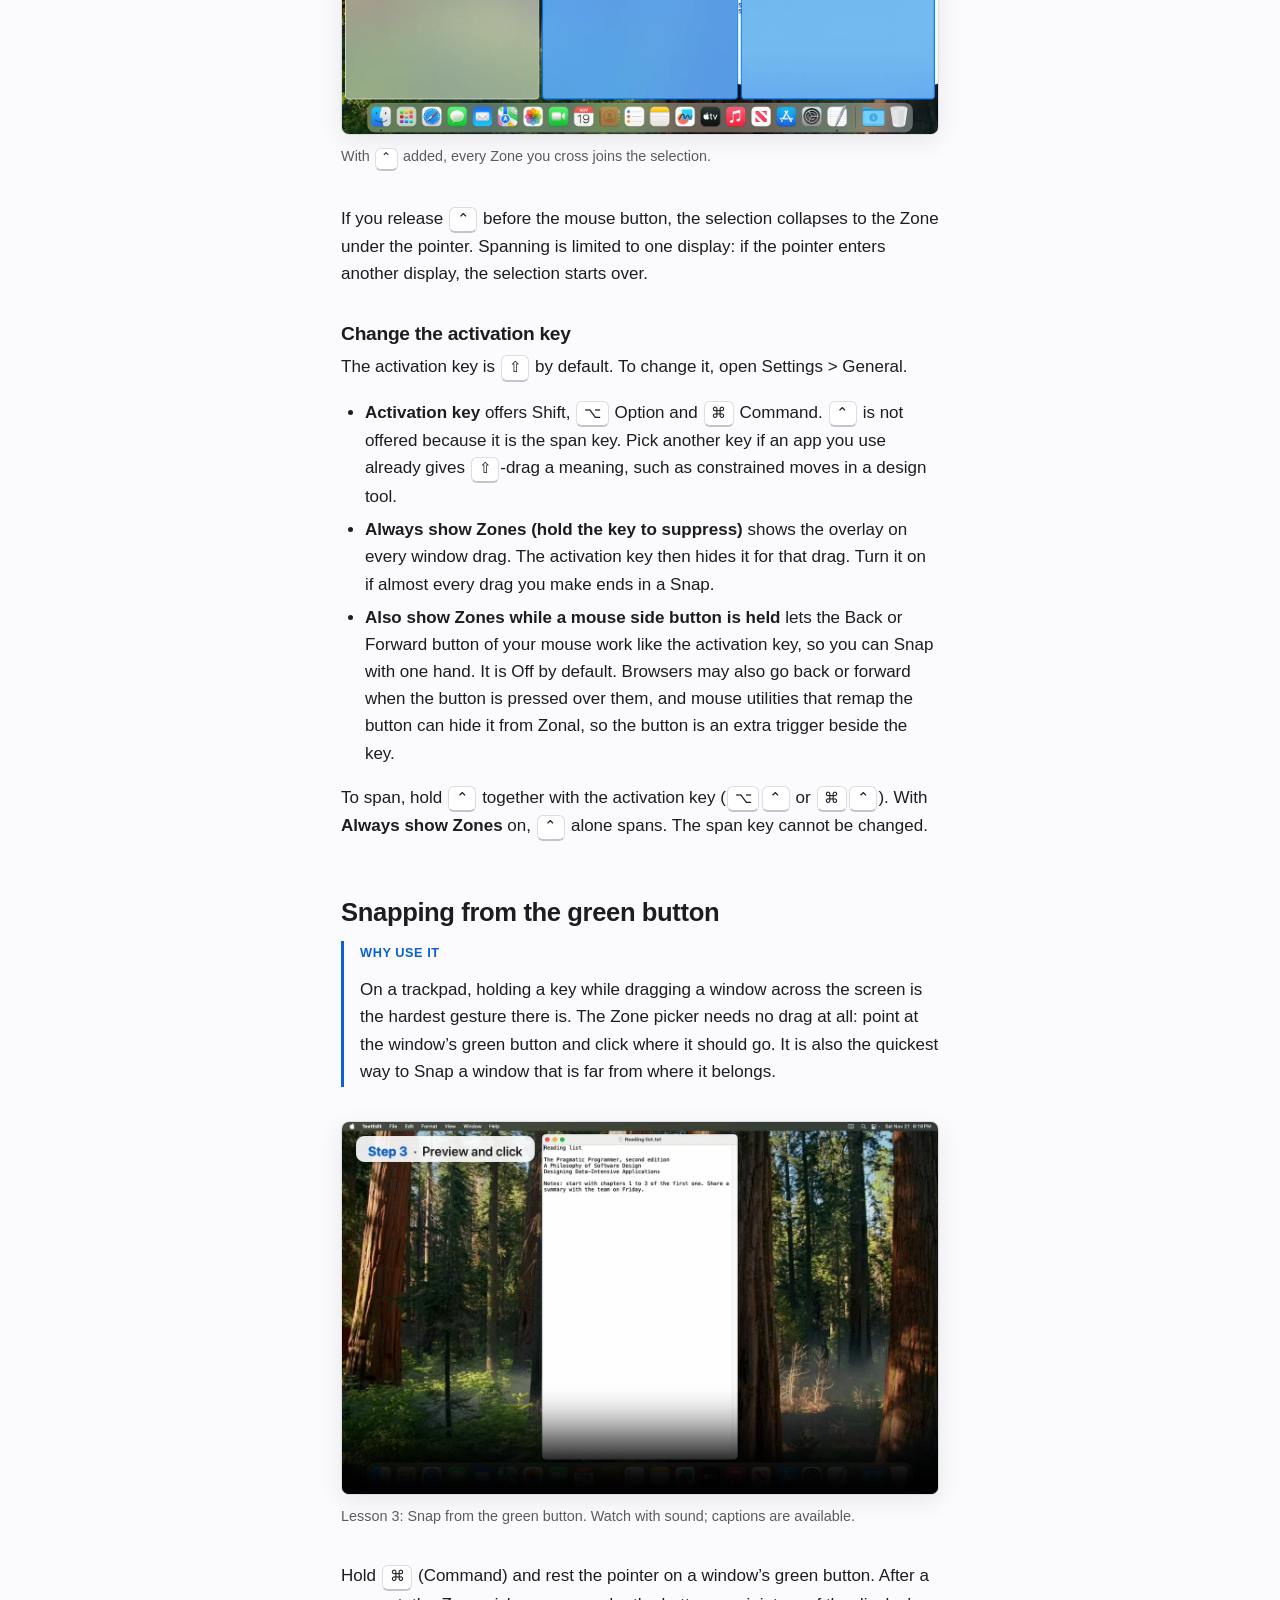
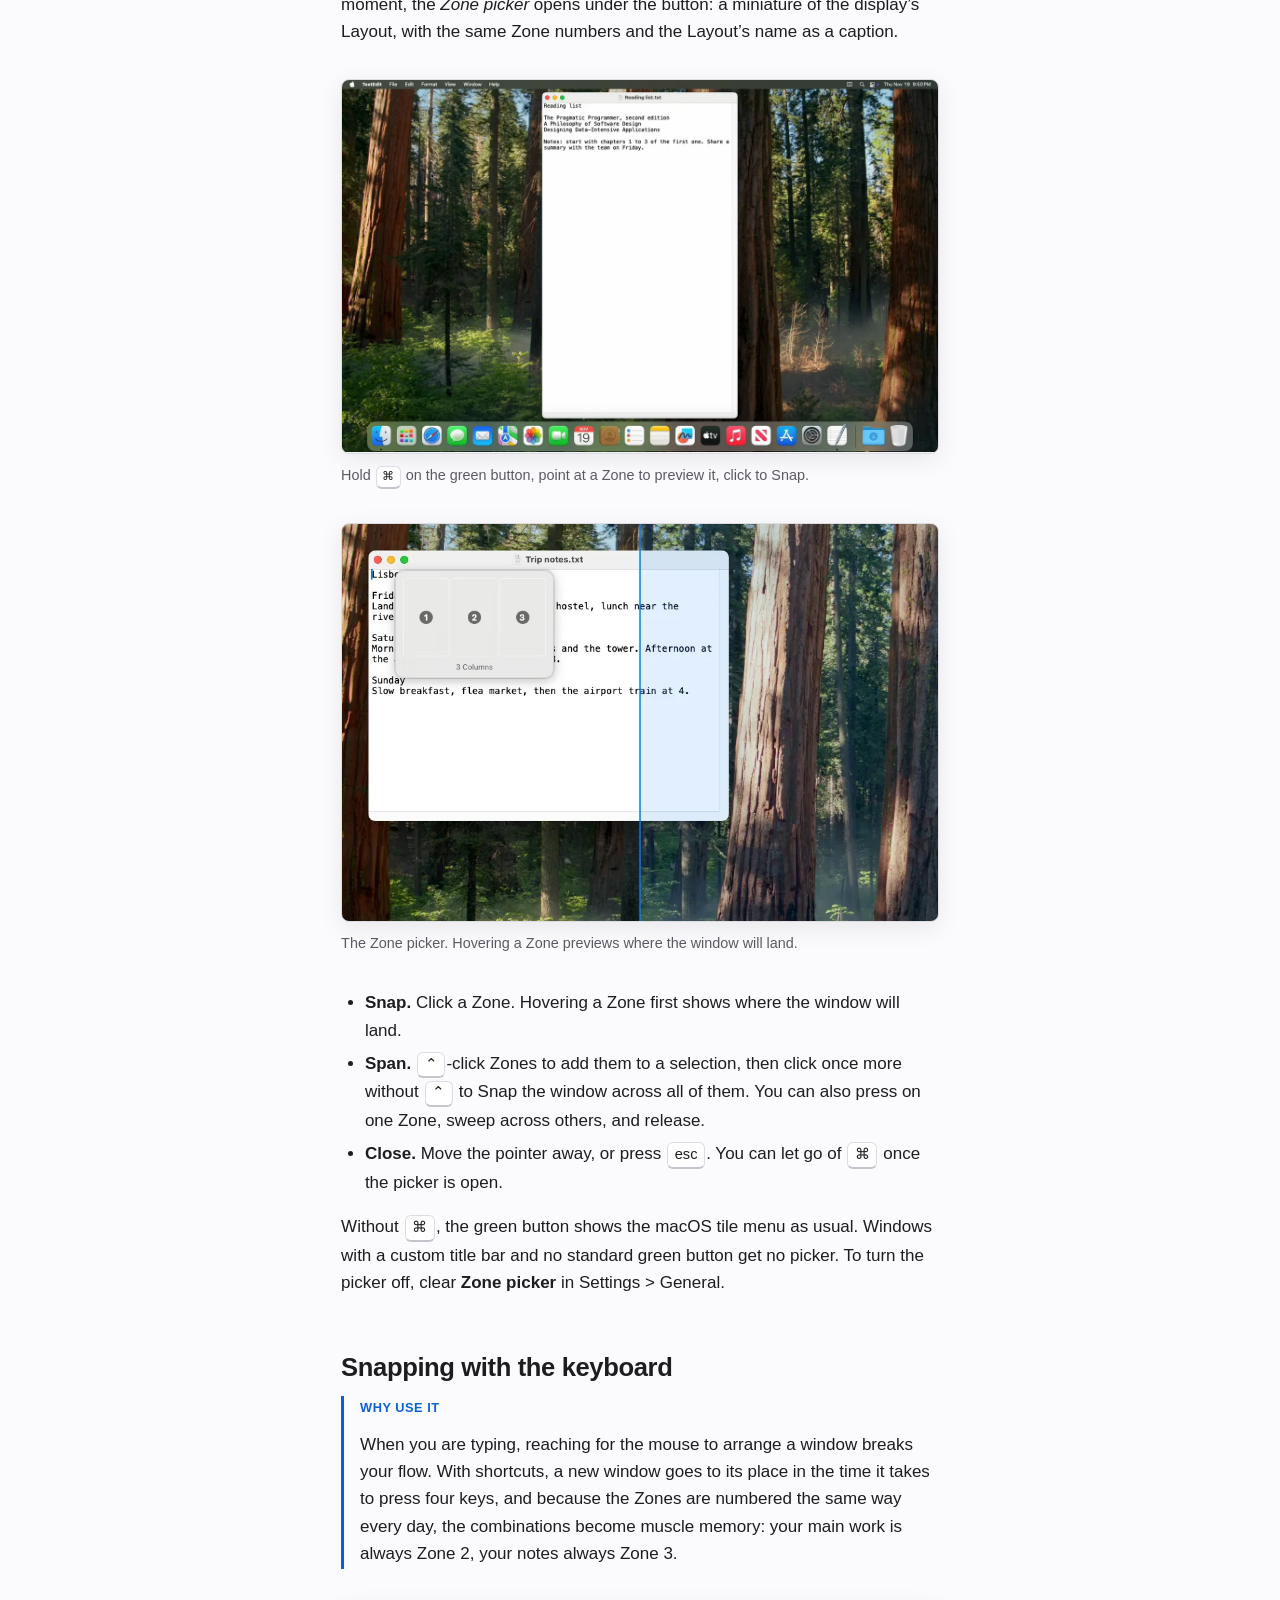
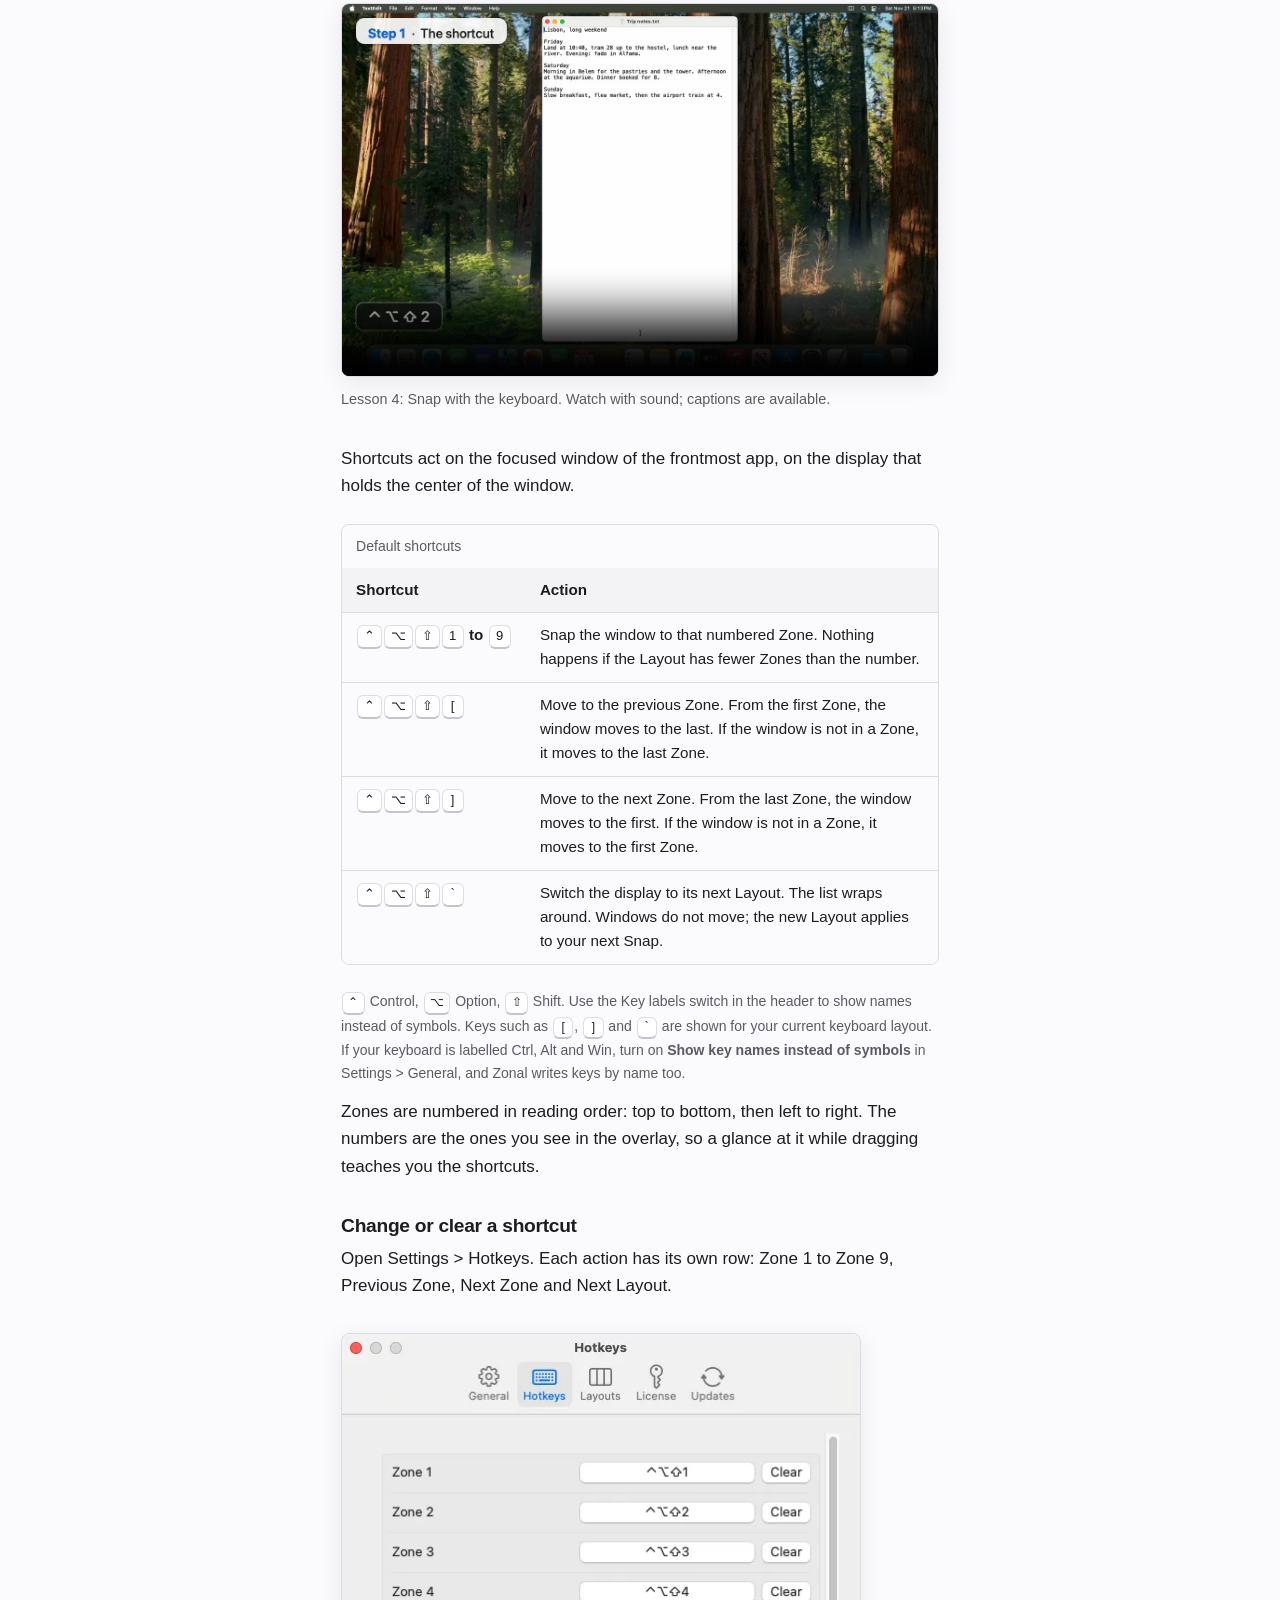
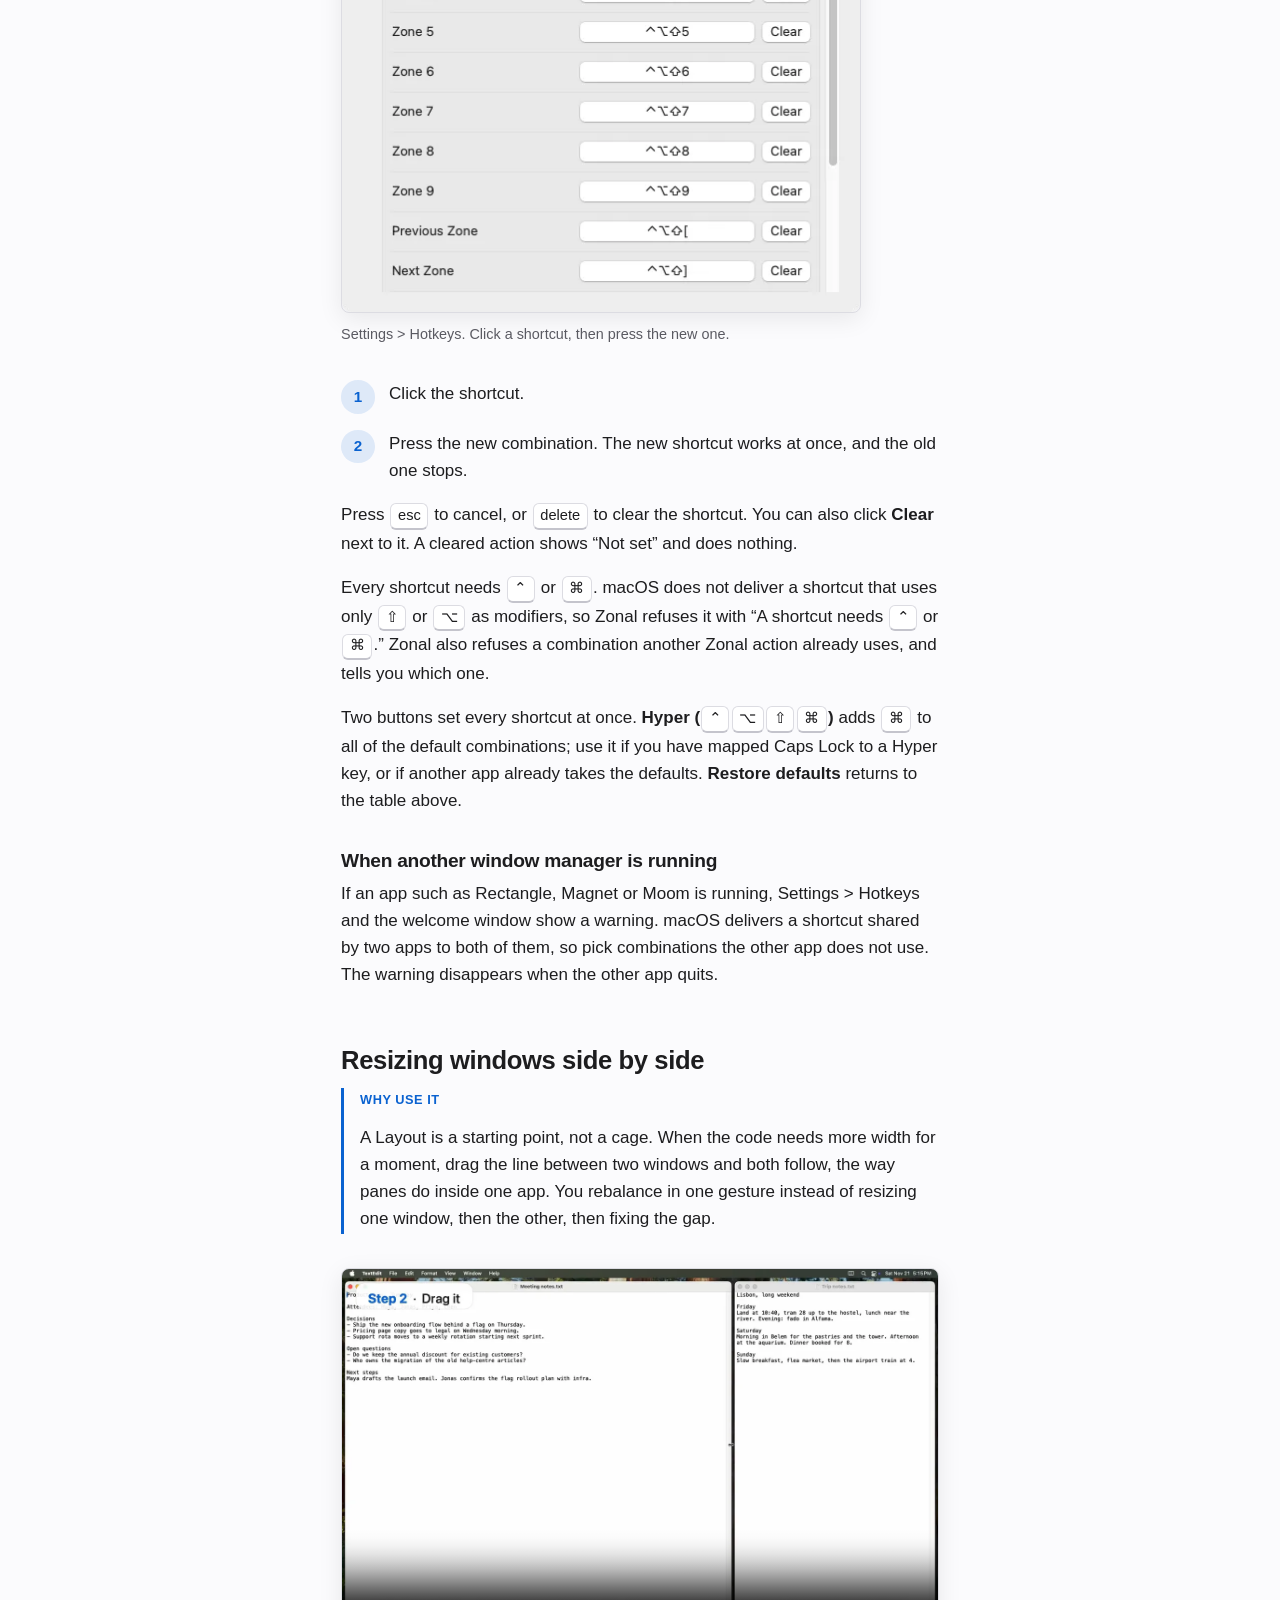
<file: guide.html>
<!doctype html>
<html lang="en">
<head>
  <meta charset="utf-8">
  <meta name="viewport" content="width=device-width, initial-scale=1">
  <title>Guide · Zonal</title>
  <meta name="description" content="How to set up Zonal, pick a Layout for how you work, Snap windows by drag, keyboard or green button, and move Busy agent sessions to the Rail.">
  <link rel="icon" href="favicon.svg" type="image/svg+xml">
  <link rel="canonical" href="https://zonal.anteras.app/guide.html">
  <meta property="og:type" content="website">
  <meta property="og:site_name" content="Zonal">
  <meta property="og:title" content="Guide · Zonal">
  <meta property="og:description" content="How to set up Zonal, pick a Layout for how you work, Snap windows by drag, keyboard or green button, and move Busy agent sessions to the Rail.">
  <meta property="og:url" content="https://zonal.anteras.app/guide.html">
  <link rel="stylesheet" href="style.css">
  <script src="keys.js"></script>
  <script src="toc.js"></script>
  <script src="clips.js" defer></script>
</head>
<body>
  <a class="skip-link" href="#main">Skip to content</a>
  <header class="site-header">
    <div class="wrap">
      <a class="brand" href="index.html" aria-label="Zonal home"><svg viewBox="0 0 30 22" aria-hidden="true" focusable="false"><rect x=".75" y=".75" width="28.5" height="20.5" rx="5" fill="none" stroke="currentColor" stroke-opacity=".55" stroke-width="1.5"/><rect x="4" y="4" width="5.5" height="14" rx="1.5" fill="currentColor" fill-opacity=".3"/><rect x="11.5" y="4" width="7" height="14" rx="1.5" fill="var(--accent)"/><rect x="20.5" y="4" width="5.5" height="14" rx="1.5" fill="currentColor" fill-opacity=".3"/></svg>Zonal</a>
      <nav class="site-nav" aria-label="Main">
        <ul>
          <li><a href="guide.html" aria-current="page">Guide</a></li>
          <li><a href="faq.html">FAQ</a></li>
          <li><a href="licensing.html">Licensing</a></li>
        </ul>
      </nav>
      <div class="keys-toggle js-only" role="group" aria-label="Key labels" hidden><button type="button" data-keys="symbols" aria-pressed="true">&#8984;</button><button type="button" data-keys="names" aria-pressed="false">Cmd</button></div>
    </div>
  </header>
  <main id="main" class="wrap doc">
    <header class="page-head">
      <h1>Guide</h1>
      <p class="lead">Zonal gives every display a Layout of Zones and puts each window in one with a single gesture. This guide shows how, and when each way of doing it pays off, so you spend your day working instead of dragging window corners. Everything fits on one printable page in the <a href="reference.html">quick reference</a>.</p>
    </header>
    <nav class="toc" aria-label="On this page">
      <h2>On this page</h2>
      <ol>
        <li><a href="#idea">The idea in one minute</a></li>
        <li><a href="#getting-started">Getting started</a></li>
        <li><a href="#ways">Three ways to Snap</a></li>
        <li><a href="#mouse">Snapping with the mouse</a></li>
        <li><a href="#zone-picker">Snapping from the green button</a></li>
        <li><a href="#keyboard">Snapping with the keyboard</a></li>
        <li><a href="#shared-edge">Resizing windows side by side</a></li>
        <li><a href="#recipes">Pick a Layout for how you work</a></li>
        <li><a href="#layouts">Layouts</a></li>
        <li><a href="#rail">Agent sessions and the Rail</a></li>
        <li><a href="#tips">Get the most out of Zonal</a></li>
        <li><a href="#displays-spaces">Displays and Spaces</a></li>
        <li><a href="#macos-tiling">Stage Manager and macOS tiling</a></li>
        <li><a href="#constrained">Windows that cannot fill a Zone</a></li>
        <li><a href="#permissions">Permissions</a></li>
        <li><a href="#updates">Updates</a></li>
        <li><a href="#more-help">License and troubleshooting</a></li>
      </ol>
    </nav>

    <h2 id="idea">The idea in one minute</h2>
    <p>Windows on a Mac open wherever they like. Over a day they pile up, overlap and hide each other, and every time you want two things side by side you drag corners until they roughly fit. That is a small cost paid hundreds of times.</p>
    <p>Zonal replaces it with a plan. You decide once how each display should be divided: a <em>Layout</em> made of <em>Zones</em>. From then on, putting a window in its place is one gesture, called a <em>Snap</em>: the window moves and resizes to fill the Zone exactly, with even gaps and nothing overlapping.</p>
    <div class="pair">
      <figure class="shot">
        <picture><source srcset="media/guide/snap-before-dark.webp" media="(prefers-color-scheme: dark)"><img src="media/guide/snap-before.webp" alt="Three app windows overlapping each other at random sizes on the desktop." width="1600" height="1000" loading="lazy"></picture>
        <figcaption>Before: windows wherever they opened.</figcaption>
      </figure>
      <figure class="shot">
        <picture><source srcset="media/guide/snap-after-dark.webp" media="(prefers-color-scheme: dark)"><img src="media/guide/snap-after.webp" alt="The same three windows side by side, each filling one Zone of the Priority Grid Layout." width="1600" height="1000" loading="lazy"></picture>
        <figcaption>After three Snaps: every window has its place.</figcaption>
      </figure>
    </div>
    <p>Because the Zones stay the same, your hands learn them. After a few days you stop thinking about where windows go.</p>

    <h2 id="getting-started">Getting started</h2>
    <figure class="shot tutorial"><video controls preload="none" width="1280" height="800" poster="media/guide/tutorial-getting-started-poster.webp" aria-label="Video tutorial with narration: what Zonal does, what a Zone and a Layout are, the Accessibility permission, the menu-bar icon, and your first Snap"><source src="media/guide/tutorial-getting-started.mp4" type="video/mp4"><track kind="captions" src="media/guide/tutorial-getting-started.vtt" srclang="en" label="English" default><track kind="chapters" src="media/guide/tutorial-getting-started.chapters.vtt" srclang="en" label="Chapters"></video><figcaption>Lesson 1: Getting started with Zonal. Watch with sound; captions are available.</figcaption></figure>

    <h3 id="install">Install</h3>
    <p>Open the downloaded zip file, move Zonal to your Applications folder, then open it from there.</p>

    <h3 id="first-launch">First launch</h3>
    <p>The first time Zonal opens, it shows a welcome window with three steps. Zonal runs from the menu bar and has no Dock icon.</p>
    <figure class="shot">
      <picture><source srcset="media/guide/welcome-dark.webp" media="(prefers-color-scheme: dark)"><img src="media/guide/welcome.webp" alt="Zonal's welcome window, with the steps What Zonal does, Allow Accessibility and Try it." width="900" height="671" loading="lazy" style="max-width: 900px"></picture>
      <figcaption>The welcome window walks you through the one permission Zonal needs.</figcaption>
    </figure>
    <ol class="steps">
      <li><strong>What Zonal does.</strong> A short summary: hold <kbd>⇧</kbd> while you drag a window to see the Zones, then let go over one.</li>
      <li><strong>Allow Accessibility.</strong> Zonal needs Accessibility access to move other apps’ windows. Click <strong>Open Settings</strong>, which opens Privacy &amp; Security &gt; Accessibility. Turn on Zonal. The status in the welcome window changes from “Not granted yet” to “Granted” by itself. You do not need to relaunch Zonal.</li>
      <li><strong>Try it.</strong> Drag the welcome window by its title bar while you hold <kbd>⇧</kbd><span class="when-symbols"> <span class="nowrap">(Shift)</span></span>, and let go over a Zone. The welcome window is the one Zonal window that Snaps.</li>
    </ol>
    <p>You can reopen the welcome window at any time: choose <strong>Welcome…</strong> from the menu-bar menu.</p>

    <h3 id="login">Launch at login</h3>
    <p>The welcome window has a <strong>Start Zonal at login</strong> checkbox. It is ticked by default, and it is worth leaving on: Zonal is most useful when it is always there. You can change it later in Settings &gt; General; both places always show the same state. If macOS asks you to approve the login item, Zonal says so and offers <strong>Open Login Items</strong>.</p>

    <h3 id="menu-bar">The menu-bar icon</h3>
    <p>Zonal lives in the menu bar. The icon shows a row of three Zones. While Accessibility is missing, the icon shows a warning triangle instead. Click it to open the menu.</p>
    <figure class="shot">
      <picture><source srcset="media/guide/menu-dark.webp" media="(prefers-color-scheme: dark)"><img src="media/guide/menu.webp" alt="Zonal's menu-bar menu, open, with the Accessibility status, the License status, one submenu per display and the Zonal commands." width="500" height="600" loading="lazy" style="max-width: 500px"></picture>
      <figcaption>The menu-bar menu. Each display has its own submenu for its Layout.</figcaption>
    </figure>
    <ul>
      <li>Accessibility status. If access is missing, <strong>Grant Accessibility Access…</strong> appears.</li>
      <li>License status: the days left in your Trial, or Licensed. Once the Trial ends, <strong>Buy Zonal…</strong> appears.</li>
      <li>One submenu per connected display. Choose the display’s Layout there.</li>
      <li><strong>Edit Layouts…</strong> opens the Layouts window.</li>
      <li><strong>Welcome…</strong> reopens the welcome window.</li>
      <li><strong>Zonal Help</strong> opens this guide.</li>
      <li><strong>About Zonal</strong></li>
      <li><strong>Check for Updates…</strong></li>
      <li><strong>Settings…</strong> (<kbd>⌘</kbd><kbd>,</kbd>)</li>
      <li><strong>Quit</strong> (<kbd>⌘</kbd><kbd>Q</kbd>). Before it quits, Zonal sends windows in the <a href="#rail">Rail</a> back to their Zones and puts back the macOS tiling settings it <a href="#edge-tiling">turned off</a>.</li>
    </ul>

    <h3 id="video-tutorials">Video tutorials</h3>
    <p>Nine short video tutorials show every feature, in order, with narration and captions. Each one is also in the section it belongs to.</p>
    <ol>
      <li><a href="#getting-started">Getting started with Zonal</a>: what Zonal does and your first Snap.</li>
      <li><a href="#mouse">Snap windows with the mouse</a>: Snap with <kbd>⇧</kbd>, span Zones, cancel.</li>
      <li><a href="#zone-picker">Snap from the green button</a>: the Zone picker.</li>
      <li><a href="#keyboard">Snap with the keyboard</a>: shortcuts and how to change them.</li>
      <li><a href="#shared-edge">Resize windows side by side</a>: the Shared edge.</li>
      <li><a href="#layouts">Make your own Layouts</a>: the full-screen editor.</li>
      <li><a href="#recipes">Pick a Layout for how you work</a>: which Layout for which display and work.</li>
      <li><a href="#rail">Agent sessions and the Rail</a>: Busy, Waiting and the Rail.</li>
      <li><a href="#tips">Make Zonal yours: Settings</a>: Settings and the tips that make Zonal yours.</li>
    </ol>

    <h2 id="ways">Three ways to Snap</h2>
    <p>Every Snap ends the same way, so pick the gesture that suits what your hands are doing at that moment. Most people use all three.</p>
    <div class="table-wrap" tabindex="0" role="region" aria-label="Ways to Snap">
      <table>
        <caption>Which way to Snap</caption>
        <thead>
          <tr><th scope="col">Way</th><th scope="col">How</th><th scope="col">Best when</th></tr>
        </thead>
        <tbody>
          <tr><th scope="row"><a href="#mouse">Drag</a></th><td>Hold <kbd>⇧</kbd> while you drag a window, let go over a Zone.</td><td>You are already moving the window with the mouse, or you want to see the Zones while you choose.</td></tr>
          <tr><th scope="row"><a href="#zone-picker">Green button</a></th><td>Hold <kbd>⌘</kbd> on the green button, click a Zone in the picker.</td><td>You use a trackpad and dragging is tiring, or you want to Snap without moving the window first.</td></tr>
          <tr><th scope="row"><a href="#keyboard">Keyboard</a></th><td><kbd>⌃</kbd><kbd>⌥</kbd><kbd>⇧</kbd> and a Zone number.</td><td>Your hands are on the keyboard, for example right after opening a new window.</td></tr>
        </tbody>
      </table>
    </div>

    <h2 id="mouse">Snapping with the mouse</h2>
    <aside class="why">
      <p class="why-title">Why use it</p>
      <p>It is the most natural way to start: you drag windows anyway, and holding one key turns that drag into a precise placement. You see every Zone before you choose, so there is nothing to remember.</p>
    </aside>
    <figure class="shot tutorial"><video controls preload="none" width="1280" height="800" poster="media/guide/tutorial-snap-poster.webp" aria-label="Video tutorial with narration: hold Shift while dragging a window, choose a Zone on the overlay, and let go; then span several Zones with Control, and cancel a Snap"><source src="media/guide/tutorial-snap.mp4" type="video/mp4"><track kind="captions" src="media/guide/tutorial-snap.vtt" srclang="en" label="English" default><track kind="chapters" src="media/guide/tutorial-snap.chapters.vtt" srclang="en" label="Chapters"></video><figcaption>Lesson 2: Snap windows with the mouse. Watch with sound; captions are available.</figcaption></figure>
    <ol class="steps">
      <li><strong>Start dragging a window.</strong> Drag it by its title bar.</li>
      <li><strong>Hold <kbd>⇧</kbd><span class="when-symbols"> Shift</span>.</strong> An overlay appears on the display under your pointer. It shows the display’s Layout, with each Zone numbered. The Zone under the pointer is highlighted.</li>
      <li><strong>Move over the Zone you want.</strong> If the pointer is in a gap between Zones, Zonal selects the nearest Zone. If the pointer is outside the usable area of the display, such as over the menu bar or the Dock, no Zone is selected.</li>
      <li><strong>Release the mouse button.</strong> The window Snaps to the highlighted Zone.</li>
    </ol>
    <figure class="shot clip"><video width="1280" height="800" muted loop playsinline preload="none" poster="media/guide/clip-snap-poster.webp" aria-label="Screen recording: a person holds Shift and drags two windows by their title bars. The overlay shows the three numbered Zones of the Priority Grid Layout, and each window Snaps into the Zone where it is released."><source src="media/guide/clip-snap.mp4" type="video/mp4"></video><figcaption>Hold <kbd>⇧</kbd>, drag, let go over a Zone: the window Snaps into it. The key badge in the corner shows what is held.</figcaption></figure>
    <figure class="shot">
      <picture><source srcset="media/guide/snap-overlay-dark.webp" media="(prefers-color-scheme: dark)"><img src="media/guide/snap-overlay.webp" alt="A window being dragged with Shift held. The overlay shows three numbered Zones and the middle one is highlighted." width="1600" height="1000" loading="lazy"></picture>
      <figcaption>Hold <kbd>⇧</kbd> during a drag and the Zones appear. Let go over the highlighted one.</figcaption>
    </figure>
    <p>If you move the pointer to another display, the overlay moves with it and shows that display’s Layout.</p>
    <p>For your first few drags without the activation key, a small label follows the pointer to remind you which key to hold. It names the key you chose in Settings, and it goes away for good after your first Snap, or after three drags.</p>
    <figure class="shot">
      <picture><source srcset="media/guide/first-drag-hint-dark.webp" media="(prefers-color-scheme: dark)"><img src="media/guide/first-drag-hint.webp" alt="A small dark label next to the pointer during a drag, reading Hold Shift to snap into Zones." width="800" height="500" loading="lazy" style="max-width: 800px"></picture>
      <figcaption>The first-drag hint, shown only until you have Snapped once.</figcaption>
    </figure>

    <h3 id="cancel">Cancel a Snap</h3>
    <p>Release <kbd>⇧</kbd> before you release the mouse button, or press <kbd>esc</kbd>. The overlay hides and the window stays where you drop it. Dragging without the activation key never shows the overlay. Resizing a window or selecting text never shows it either.</p>

    <h3 id="span">Span several Zones</h3>
    <p>Sometimes one window deserves more room for a while: a wide spreadsheet, a timeline, a long diff. Rather than make a new Layout, let the window cover several Zones.</p>
    <p>Hold <span class="keys"><kbd>⇧</kbd><kbd>⌃</kbd></span> <span class="when-symbols">(Shift and <kbd>⌃</kbd> Control) </span>while you drag. Every Zone the pointer crosses is added to the selection. When you release the mouse button, the window fills the smallest rectangle that contains all the selected Zones, including the gaps between them.</p>
    <figure class="shot clip"><video width="1280" height="800" muted loop playsinline preload="none" poster="media/guide/clip-span-poster.webp" aria-label="Screen recording: a window is dragged with Shift held across a 3 Columns Layout. When Control is added, Zone 2 and Zone 3 are both highlighted, and the window fills both when it is released."><source src="media/guide/clip-span.mp4" type="video/mp4"></video><figcaption>Add <kbd>⌃</kbd> and every Zone you cross joins the selection. The window fills them all.</figcaption></figure>
    <figure class="shot">
      <picture><source srcset="media/guide/span-dark.webp" media="(prefers-color-scheme: dark)"><img src="media/guide/span.webp" alt="A window being dragged with Shift and Control held across a 3 Columns Layout. Zones 2 and 3 are both highlighted." width="1600" height="1000" loading="lazy"></picture>
      <figcaption>With <kbd>⌃</kbd> added, every Zone you cross joins the selection.</figcaption>
    </figure>
    <p>If you release <kbd>⌃</kbd> before the mouse button, the selection collapses to the Zone under the pointer. Spanning is limited to one display: if the pointer enters another display, the selection starts over.</p>

    <h3 id="activation-key">Change the activation key</h3>
    <p>The activation key is <kbd>⇧</kbd> by default. To change it, open Settings &gt; General.</p>
    <ul>
      <li><strong>Activation key</strong> offers Shift, <span class="keys"><kbd>⌥</kbd><span class="when-symbols"> Option</span></span> and <span class="keys"><kbd>⌘</kbd><span class="when-symbols"> Command</span></span>. <kbd>⌃</kbd> is not offered because it is the span key. Pick another key if an app you use already gives <kbd>⇧</kbd>-drag a meaning, such as constrained moves in a design tool.</li>
      <li><strong>Always show Zones (hold the key to suppress)</strong> shows the overlay on every window drag. The activation key then hides it for that drag. Turn it on if almost every drag you make ends in a Snap.</li>
      <li><strong>Also show Zones while a mouse side button is held</strong> lets the Back or Forward button of your mouse work like the activation key, so you can Snap with one hand. It is Off by default. Browsers may also go back or forward when the button is pressed over them, and mouse utilities that remap the button can hide it from Zonal, so the button is an extra trigger beside the key.</li>
    </ul>
    <p>To span, hold <kbd>⌃</kbd> together with the activation key (<span class="keys"><kbd>⌥</kbd><kbd>⌃</kbd></span> or <span class="keys"><kbd>⌘</kbd><kbd>⌃</kbd></span>). With <strong>Always show Zones</strong> on, <kbd>⌃</kbd> alone spans. The span key cannot be changed.</p>

    <h2 id="zone-picker">Snapping from the green button</h2>
    <aside class="why">
      <p class="why-title">Why use it</p>
      <p>On a trackpad, holding a key while dragging a window across the screen is the hardest gesture there is. The Zone picker needs no drag at all: point at the window’s green button and click where it should go. It is also the quickest way to Snap a window that is far from where it belongs.</p>
    </aside>
    <figure class="shot tutorial"><video controls preload="none" width="1280" height="800" poster="media/guide/tutorial-zone-picker-poster.webp" aria-label="Video tutorial with narration: hold Command on a window's green button, point at a Zone in the Zone picker, and click to Snap"><source src="media/guide/tutorial-zone-picker.mp4" type="video/mp4"><track kind="captions" src="media/guide/tutorial-zone-picker.vtt" srclang="en" label="English" default><track kind="chapters" src="media/guide/tutorial-zone-picker.chapters.vtt" srclang="en" label="Chapters"></video><figcaption>Lesson 3: Snap from the green button. Watch with sound; captions are available.</figcaption></figure>
    <p>Hold <kbd>⌘</kbd><span class="when-symbols"> (Command)</span> and rest the pointer on a window’s green button. After a moment, the <em>Zone picker</em> opens under the button: a miniature of the display’s Layout, with the same Zone numbers and the Layout’s name as a caption.</p>
    <figure class="shot clip"><video width="1280" height="800" muted loop playsinline preload="none" poster="media/guide/clip-zone-picker-poster.webp" aria-label="Screen recording: Command is held while the pointer rests on a window's green button. The Zone picker opens, the pointer moves onto Zone 2, a blue preview shows where the window will land, and a click Snaps the window there."><source src="media/guide/clip-zone-picker.mp4" type="video/mp4"></video><figcaption>Hold <kbd>⌘</kbd> on the green button, point at a Zone to preview it, click to Snap.</figcaption></figure>
    <figure class="shot">
      <picture><source srcset="media/guide/zone-picker-dark.webp" media="(prefers-color-scheme: dark)"><img src="media/guide/zone-picker.webp" alt="The Zone picker open under a window's green button, showing a miniature Layout. The pointer is on one Zone, and a preview shows where the window will land." width="900" height="600" loading="lazy" style="max-width: 900px"></picture>
      <figcaption>The Zone picker. Hovering a Zone previews where the window will land.</figcaption>
    </figure>
    <ul>
      <li><strong>Snap.</strong> Click a Zone. Hovering a Zone first shows where the window will land.</li>
      <li><strong>Span.</strong> <kbd>⌃</kbd>-click Zones to add them to a selection, then click once more without <kbd>⌃</kbd> to Snap the window across all of them. You can also press on one Zone, sweep across others, and release.</li>
      <li><strong>Close.</strong> Move the pointer away, or press <kbd>esc</kbd>. You can let go of <kbd>⌘</kbd> once the picker is open.</li>
    </ul>
    <p>Without <kbd>⌘</kbd>, the green button shows the macOS tile menu as usual. Windows with a custom title bar and no standard green button get no picker. To turn the picker off, clear <strong>Zone picker</strong> in Settings &gt; General.</p>

    <h2 id="keyboard">Snapping with the keyboard</h2>
    <aside class="why">
      <p class="why-title">Why use it</p>
      <p>When you are typing, reaching for the mouse to arrange a window breaks your flow. With shortcuts, a new window goes to its place in the time it takes to press four keys, and because the Zones are numbered the same way every day, the combinations become muscle memory: your main work is always Zone 2, your notes always Zone 3.</p>
    </aside>
    <figure class="shot tutorial"><video controls preload="none" width="1280" height="800" poster="media/guide/tutorial-keyboard-poster.webp" aria-label="Video tutorial with narration: Snap a window with Control, Option, Shift and a Zone number, move it to the next or previous Zone with the bracket keys, and change a shortcut in Settings"><source src="media/guide/tutorial-keyboard.mp4" type="video/mp4"><track kind="captions" src="media/guide/tutorial-keyboard.vtt" srclang="en" label="English" default><track kind="chapters" src="media/guide/tutorial-keyboard.chapters.vtt" srclang="en" label="Chapters"></video><figcaption>Lesson 4: Snap with the keyboard. Watch with sound; captions are available.</figcaption></figure>
    <p>Shortcuts act on the focused window of the frontmost app, on the display that holds the center of the window.</p>
    <div class="table-wrap" tabindex="0" role="region" aria-label="Default shortcuts">
      <table class="keys-table">
        <caption>Default shortcuts</caption>
        <thead>
          <tr><th scope="col">Shortcut</th><th scope="col">Action</th></tr>
        </thead>
        <tbody>
          <tr><th scope="row"><kbd>⌃</kbd><kbd>⌥</kbd><kbd>⇧</kbd><kbd>1</kbd> to <kbd>9</kbd></th><td>Snap the window to that numbered Zone. Nothing happens if the Layout has fewer Zones than the number.</td></tr>
          <tr><th scope="row"><kbd>⌃</kbd><kbd>⌥</kbd><kbd>⇧</kbd><kbd>[</kbd></th><td>Move to the previous Zone. From the first Zone, the window moves to the last. If the window is not in a Zone, it moves to the last Zone.</td></tr>
          <tr><th scope="row"><kbd>⌃</kbd><kbd>⌥</kbd><kbd>⇧</kbd><kbd>]</kbd></th><td>Move to the next Zone. From the last Zone, the window moves to the first. If the window is not in a Zone, it moves to the first Zone.</td></tr>
          <tr><th scope="row"><kbd>⌃</kbd><kbd>⌥</kbd><kbd>⇧</kbd><kbd>`</kbd></th><td>Switch the display to its next Layout. The list wraps around. Windows do not move; the new Layout applies to your next Snap.</td></tr>
        </tbody>
      </table>
    </div>
    <p class="small"><span class="when-symbols"><kbd>⌃</kbd> Control, <kbd>⌥</kbd> Option, <kbd>⇧</kbd> Shift. </span><span class="js-only" hidden>Use the Key labels switch in the header to show names instead of symbols. </span>Keys such as <kbd>[</kbd>, <kbd>]</kbd> and <kbd>`</kbd> are shown for your current keyboard layout. If your keyboard is labelled Ctrl, Alt and Win, turn on <strong>Show key names instead of symbols</strong> in Settings &gt; General, and Zonal writes keys by name too.</p>
    <p>Zones are numbered in reading order: top to bottom, then left to right. The numbers are the ones you see in the overlay, so a glance at it while dragging teaches you the shortcuts.</p>

    <h3 id="change-shortcuts">Change or clear a shortcut</h3>
    <p>Open Settings &gt; Hotkeys. Each action has its own row: Zone 1 to Zone 9, Previous Zone, Next Zone and Next Layout.</p>
    <figure class="shot">
      <picture><source srcset="media/guide/settings-hotkeys-dark.webp" media="(prefers-color-scheme: dark)"><img src="media/guide/settings-hotkeys.webp" alt="Settings, Hotkeys tab: one row per action with its shortcut, and the Hyper and Restore defaults buttons." width="520" height="580" loading="lazy" style="max-width: 520px"></picture>
      <figcaption>Settings &gt; Hotkeys. Click a shortcut, then press the new one.</figcaption>
    </figure>
    <ol class="steps">
      <li>Click the shortcut.</li>
      <li>Press the new combination. The new shortcut works at once, and the old one stops.</li>
    </ol>
    <p>Press <kbd>esc</kbd> to cancel, or <kbd>delete</kbd> to clear the shortcut. You can also click <strong>Clear</strong> next to it. A cleared action shows “Not set” and does nothing.</p>
    <p>Every shortcut needs <kbd>⌃</kbd> or <kbd>⌘</kbd>. macOS does not deliver a shortcut that uses only <kbd>⇧</kbd> or <kbd>⌥</kbd> as modifiers, so Zonal refuses it with “A shortcut needs <kbd>⌃</kbd> or <kbd>⌘</kbd>.” Zonal also refuses a combination another Zonal action already uses, and tells you which one.</p>
    <p>Two buttons set every shortcut at once. <strong>Hyper (<kbd>⌃</kbd><kbd>⌥</kbd><kbd>⇧</kbd><kbd>⌘</kbd>)</strong> adds <kbd>⌘</kbd> to all of the default combinations; use it if you have mapped Caps Lock to a Hyper key, or if another app already takes the defaults. <strong>Restore defaults</strong> returns to the table above.</p>

    <h3 id="conflicts">When another window manager is running</h3>
    <p>If an app such as Rectangle, Magnet or Moom is running, Settings &gt; Hotkeys and the welcome window show a warning. macOS delivers a shortcut shared by two apps to both of them, so pick combinations the other app does not use. The warning disappears when the other app quits.</p>

    <h2 id="shared-edge">Resizing windows side by side</h2>
    <aside class="why">
      <p class="why-title">Why use it</p>
      <p>A Layout is a starting point, not a cage. When the code needs more width for a moment, drag the line between two windows and both follow, the way panes do inside one app. You rebalance in one gesture instead of resizing one window, then the other, then fixing the gap.</p>
    </aside>
    <figure class="shot tutorial"><video controls preload="none" width="1280" height="800" poster="media/guide/tutorial-shared-edge-poster.webp" aria-label="Video tutorial with narration: drag the edge between two Snapped windows and watch the neighbour follow, in both directions"><source src="media/guide/tutorial-shared-edge.mp4" type="video/mp4"><track kind="captions" src="media/guide/tutorial-shared-edge.vtt" srclang="en" label="English" default><track kind="chapters" src="media/guide/tutorial-shared-edge.chapters.vtt" srclang="en" label="Chapters"></video><figcaption>Lesson 5: Resize windows side by side. Watch with sound; captions are available.</figcaption></figure>
    <p>When two Snapped windows sit in neighbouring Zones, drag the edge where they meet and both windows resize together: the neighbour follows as you drag, so there is no gap and no overlap. Every Snapped window along that edge follows, for example two stacked windows beside a tall one. A corner drag moves the windows along both of its edges.</p>
    <figure class="shot clip"><video width="1280" height="800" muted loop playsinline preload="none" poster="media/guide/clip-shared-edge-poster.webp" aria-label="Screen recording: the edge between two Snapped windows is dragged to the right and then back. The window on the other side follows, so the two never overlap and the gap stays the same."><source src="media/guide/clip-shared-edge.mp4" type="video/mp4"></video><figcaption>Drag the edge between two Snapped windows: the neighbour follows, in both directions.</figcaption></figure>
    <div class="pair">
      <figure class="shot">
        <picture><source srcset="media/guide/shared-edge-before-dark.webp" media="(prefers-color-scheme: dark)"><img src="media/guide/shared-edge-before.webp" alt="Two Snapped windows side by side, each half of the display." width="1600" height="1000" loading="lazy"></picture>
        <figcaption>Two windows Snapped side by side.</figcaption>
      </figure>
      <figure class="shot">
        <picture><source srcset="media/guide/shared-edge-after-dark.webp" media="(prefers-color-scheme: dark)"><img src="media/guide/shared-edge-after.webp" alt="The same two windows after the edge between them was dragged to the right: the left one is wider, the right one narrower, with the same gap." width="1600" height="1000" loading="lazy"></picture>
        <figcaption>Drag the edge between them: the neighbour follows.</figcaption>
      </figure>
    </div>
    <ul>
      <li>Only the windows change. The Layout stays as it is, and the next Snap uses the original Zones. Snap a window again to return to the plan.</li>
      <li>A neighbour stops when it reaches its own minimum size. Your drag is never blocked, so the windows may overlap from there.</li>
      <li>Two windows stop resizing together once either one is moved, closed or Snapped elsewhere, or when the display’s Layout changes.</li>
    </ul>
    <p>To turn it off, clear <strong>Resize neighbouring windows together</strong> in Settings &gt; General.</p>

    <h2 id="recipes">Pick a Layout for how you work</h2>
    <p>The best Layout follows two things: the shape of the display and what you do on it. Some starting points, all of which you can build in a minute (see <a href="#layouts">Layouts</a>). Zonal comes with the first five.</p>
    <figure class="shot tutorial"><video controls preload="none" width="1280" height="800" poster="media/guide/tutorial-recipes-poster.webp" aria-label="Video tutorial with narration: pick a Layout for the shape of your display and the work you do, and switch Layouts"><source src="media/guide/tutorial-recipes.mp4" type="video/mp4"><track kind="captions" src="media/guide/tutorial-recipes.vtt" srclang="en" label="English" default><track kind="chapters" src="media/guide/tutorial-recipes.chapters.vtt" srclang="en" label="Chapters"></video><figcaption>Lesson 7: Pick a Layout for how you work. Watch with sound; captions are available.</figcaption></figure>
    <div class="recipes">
      <div class="recipe">
        <svg viewBox="0 0 160 100" role="img" aria-label="Two equal columns."><rect class="z z-main" x="4" y="4" width="74" height="92" rx="3"/><rect class="z" x="82" y="4" width="74" height="92" rx="3"/></svg>
        <h3>2 Columns: laptops</h3>
        <p>On a 13 to 16 inch screen, two windows is the most that stays readable. Work on the left, reference on the right: code and documentation, an email and the calendar, a draft and its sources.</p>
        <p><strong>Tip:</strong> span both Zones when one window needs the whole screen for a while.</p>
      </div>
      <div class="recipe">
        <svg viewBox="0 0 160 100" role="img" aria-label="Priority Grid: a narrow column, a wide center column, and a narrow column."><rect class="z" x="4" y="4" width="36" height="92" rx="3"/><rect class="z z-main" x="44" y="4" width="72" height="92" rx="3"/><rect class="z" x="120" y="4" width="36" height="92" rx="3"/></svg>
        <h3>Priority Grid: wide and ultrawide</h3>
        <p>On a wide display, the far edges are uncomfortable to read for long. Keep your main window in the center, straight ahead, and put chat, music or a terminal at the sides where a glance is enough.</p>
        <p><strong>Tip:</strong> it is the default for ultrawide displays.</p>
      </div>
      <div class="recipe">
        <svg viewBox="0 0 160 100" role="img" aria-label="Three equal columns."><rect class="z" x="4" y="4" width="48" height="92" rx="3"/><rect class="z z-main" x="56" y="4" width="48" height="92" rx="3"/><rect class="z" x="108" y="4" width="48" height="92" rx="3"/></svg>
        <h3>3 Columns: 27 inch and 4K</h3>
        <p>Three equal windows for work that compares things: a design, its spec and the build; three documents; a browser, an editor and a preview.</p>
        <p><strong>Tip:</strong> span two columns for the window you are actively editing.</p>
      </div>
      <div class="recipe">
        <svg viewBox="0 0 160 100" role="img" aria-label="A portrait display divided into two rows."><rect class="z z-main" x="52" y="4" width="56" height="45" rx="3"/><rect class="z" x="52" y="51" width="56" height="45" rx="3"/></svg>
        <h3>2 Rows: portrait displays</h3>
        <p>A rotated display is made for long, narrow things: logs, chat threads, a web page, a PDF. Stack two of them.</p>
        <p><strong>Tip:</strong> it is the default for portrait displays.</p>
      </div>
      <div class="recipe">
        <svg viewBox="0 0 160 100" role="img" aria-label="A two by two grid."><rect class="z z-main" x="4" y="4" width="74" height="45" rx="3"/><rect class="z" x="82" y="4" width="74" height="45" rx="3"/><rect class="z" x="4" y="51" width="74" height="45" rx="3"/><rect class="z" x="82" y="51" width="74" height="45" rx="3"/></svg>
        <h3>2×2 Grid: calls and dashboards</h3>
        <p>Four windows you watch more than you type in: a video call, its notes, the shared document and the chat; or four dashboards.</p>
      </div>
      <div class="recipe">
        <svg viewBox="0 0 160 100" role="img" aria-label="An editor on the left, two stacked terminals in the middle and a narrow Rail on the right."><rect class="z z-main" x="4" y="4" width="68" height="92" rx="3"/><rect class="z" x="76" y="4" width="48" height="45" rx="3"/><rect class="z" x="76" y="51" width="48" height="45" rx="3"/><rect class="z-rail" x="128" y="4" width="28" height="92" rx="3"/></svg>
        <h3>Agent workstation: coding with agents</h3>
        <p>Your editor on the left, one terminal per agent session in the middle, and a narrow <a href="#rail">Rail</a> on the right. Sessions that are working move to the Rail on their own, and come back when they need you.</p>
        <p><strong>Build it:</strong> Columns template, then split and mark the Rail in the editor.</p>
      </div>
    </div>
    <aside class="note">
      <p>Give one display two Layouts for two modes, for example 2 Columns for focused work and 2×2 Grid for meetings, and switch between them with <kbd>⌃</kbd><kbd>⌥</kbd><kbd>⇧</kbd><kbd>`</kbd>.</p>
    </aside>

    <h2 id="layouts">Layouts</h2>
    <p>A <em>Layout</em> is a named arrangement of Zones that covers one display. The Zones never overlap and always cover the whole display.</p>
    <p>Zonal starts with five Layouts: Priority Grid (25/50/25 columns), 3 Columns, 2 Columns, 2 Rows and 2×2 Grid.</p>
    <figure class="shot tutorial"><video controls preload="none" width="1280" height="800" poster="media/guide/tutorial-layouts-poster.webp" aria-label="Video tutorial with narration: open the Layouts window and the full-screen editor, then split a Zone, drag a divider, merge Zones, undo, and save with Done"><source src="media/guide/tutorial-layouts.mp4" type="video/mp4"><track kind="captions" src="media/guide/tutorial-layouts.vtt" srclang="en" label="English" default><track kind="chapters" src="media/guide/tutorial-layouts.chapters.vtt" srclang="en" label="Chapters"></video><figcaption>Lesson 6: Make your own Layouts. Watch with sound; captions are available.</figcaption></figure>

    <h3 id="layouts-window">The Layouts window</h3>
    <p>Choose <strong>Edit Layouts…</strong> from the menu-bar menu, or click <strong>Open Layouts Window</strong> in Settings &gt; Layouts. Your Layouts are listed on the left. Select one to change it on the right.</p>
    <figure class="shot">
      <picture><source srcset="media/guide/layouts-window-dark.webp" media="(prefers-color-scheme: dark)"><img src="media/guide/layouts-window.webp" alt="The Layouts window: the list of Layouts on the left, and the selected Layout's name, spacing, preview and display assignment on the right." width="780" height="640" loading="lazy" style="max-width: 780px"></picture>
      <figcaption>The Layouts window.</figcaption>
    </figure>
    <ul>
      <li><strong>Create.</strong> Click <strong>New Layout</strong>, choose a Template (Columns, Rows, Grid or Priority Grid), set the number of columns or rows from 1 to 6, and click the <strong>Create</strong> button, which carries the Layout’s name.</li>
      <li><strong>Rename.</strong> Edit the <strong>Name</strong> field. A name that says what the Layout is for, such as “Meetings”, is easier to pick from the menu than one that says its shape.</li>
      <li><strong>Spacing.</strong> The <strong>Spacing</strong> slider sets the gap between Zones and at the edges of the display, from 0 to 24 points. Small gaps make it easier to see where one window ends; 0 gives the most room on a small screen.</li>
      <li><strong>Delete.</strong> Click the trash button below the list. The last remaining Layout cannot be deleted. If a display uses the Layout you delete, that display switches to the first remaining Layout.</li>
      <li><strong>Assign.</strong> Under <strong>Displays</strong>, choose a Layout for each connected display. You can also do this from the menu-bar menu.</li>
    </ul>
    <p>Name, spacing and display changes apply at once.</p>

    <h3 id="editor">The full-screen editor</h3>
    <p>To change the Zones themselves, select the Layout in the Layouts window and click <strong>Edit on</strong> followed by the display’s name, for example <strong>Edit on Built-in Retina Display</strong>. The editor covers that display, so you work at real size and see exactly how big each Zone will be.</p>
    <figure class="shot clip"><video width="1280" height="800" muted loop playsinline preload="none" poster="media/guide/clip-editor-poster.webp" aria-label="Screen recording: in the full-screen editor a click on Zone 1 splits it into two stacked Zones, numbered 1 and 4. The Undo button then restores the single Zone."><source src="media/guide/clip-editor.mp4" type="video/mp4"></video><figcaption>Click a Zone to split it. Undo takes the split back.</figcaption></figure>
    <figure class="shot">
      <picture><source srcset="media/guide/editor-dark.webp" media="(prefers-color-scheme: dark)"><img src="media/guide/editor.webp" alt="The full-screen Layout editor covering a display, with four numbered Zones and the Done and Cancel buttons." width="1600" height="1000" loading="lazy"></picture>
      <figcaption>The full-screen editor. Click to split, drag a divider to resize.</figcaption>
    </figure>
    <ul>
      <li><strong>Split a Zone.</strong> Click it. The Zone splits in two at the midpoint of its longer side: a wide Zone becomes two side-by-side Zones, a tall Zone becomes two stacked Zones. <kbd>⇧</kbd>-click splits the other way.</li>
      <li><strong>Resize.</strong> Drag a divider. It moves in steps of 5%, and no Zone can become smaller than 5% of the display in either direction. A split that would make a Zone smaller than that is refused.</li>
      <li><strong>Merge.</strong> <kbd>⌘</kbd>-click two or more neighboring Zones to select them, then click <strong>Merge</strong> (<span class="keys"><kbd>⌘</kbd><kbd>J</kbd></span>). The Zones must form a rectangle together; otherwise Zonal refuses.</li>
      <li><strong>Numbers.</strong> After every edit, the Zones are renumbered in reading order, top to bottom and then left to right. Those numbers are the ones the overlay and the Zone shortcuts use.</li>
      <li><strong>Rail.</strong> Right-click a Zone and choose <strong>Make Rail</strong> to make it the Layout’s <a href="#rail">Rail</a>. A Layout has at most one; choosing it for another Zone moves it. <strong>Remove Rail</strong> turns it back into an ordinary Zone. A Layout with a single Zone cannot have a Rail.</li>
      <li><strong>Undo and redo.</strong> <span class="keys"><kbd>⌘</kbd><kbd>Z</kbd></span> or the <strong>Undo</strong> button undoes the last edit. <span class="keys"><kbd>⇧</kbd><kbd>⌘</kbd><kbd>Z</kbd></span> or <strong>Redo</strong> redoes it. The history ends when you leave the editor.</li>
    </ul>
    <p>Click <strong>Done</strong> to save the Layout. Press <kbd>esc</kbd> or click <strong>Cancel</strong> to discard your edits and leave the Layout as it was. You return to the Layouts window either way.</p>
    <aside class="note">
      <p>The editor and the Layouts window stay available after your Trial ends. Snapping and shortcuts do not. See <a href="licensing.html">Licensing</a>.</p>
    </aside>

    <h2 id="rail">Agent sessions and the Rail</h2>
    <aside class="why">
      <p class="why-title">Why use it</p>
      <p>When you run several coding agents at once, such as Claude Code or Codex, most of them are working at any moment and only one or two need you. Yet each terminal takes the same space, and you keep scanning them to find the one that is waiting. The Rail does the sorting for you: windows that are working shrink to the side, where you can still watch them scroll, and the window that needs you comes back to full size in its place. The space goes to the work that needs your attention.</p>
    </aside>
    <figure class="shot tutorial"><video controls preload="none" width="1280" height="800" poster="media/guide/tutorial-rail-poster.webp" aria-label="Video tutorial with narration: add a Rail to a Layout, connect Claude Code or Codex, and watch a Busy session move into the Rail and come back when it is Waiting"><source src="media/guide/tutorial-rail.mp4" type="video/mp4"><track kind="captions" src="media/guide/tutorial-rail.vtt" srclang="en" label="English" default><track kind="chapters" src="media/guide/tutorial-rail.chapters.vtt" srclang="en" label="Chapters"></video><figcaption>Lesson 8: Agent sessions and the Rail. Watch with sound; captions are available.</figcaption></figure>
    <p>A session is <em>Busy</em> while the agent works and needs nothing from you. It is <em>Waiting</em> when the agent has stopped and needs you: it finished, asks permission, or asks a question.</p>
    <p>After a session has been Busy for 20 seconds, its window moves into the Layout’s <em>Rail</em>: a Zone set aside for windows that need no attention, where the window stays readable at a smaller size. The window next to the Zone it left grows into the space. When the session is Waiting, the window goes back to its Zone and the neighbour shrinks back. Nothing overlaps, and the window that comes back does not take focus, so it never interrupts what you are typing.</p>
    <figure>
      <svg viewBox="0 0 720 200" role="img" aria-label="Three stages. First, an editor, two agent terminals and an empty Rail. After agent 1 has been Busy for 20 seconds, its terminal is in the Rail and agent 2's terminal has grown into the emptied Zone. When agent 1 is Waiting, everything is back in place.">
        <g>
          <rect class="d-frame" x="0" y="20" width="200" height="125" rx="6"/>
          <rect class="d-win" x="6" y="26" width="88" height="113" rx="3"/><text class="d-text" x="50" y="86" text-anchor="middle">Editor</text>
          <rect class="d-hot" x="100" y="26" width="54" height="54" rx="3"/><text class="d-on-accent" x="127" y="57" text-anchor="middle">Agent 1</text>
          <rect class="d-win" x="100" y="85" width="54" height="54" rx="3"/><text class="d-text" x="127" y="116" text-anchor="middle">Agent 2</text>
          <rect class="d-rail" x="160" y="26" width="34" height="113" rx="3"/><text class="d-small" x="177" y="86" text-anchor="middle">Rail</text>
          <text class="d-small" x="100" y="170" text-anchor="middle">Both agents need you</text>
        </g>
        <g>
          <path class="d-arrow" d="M208 82 H250"/><path class="d-arrowhead" d="M250 77 L258 82 L250 87 Z"/>
          <text class="d-small" x="233" y="70" text-anchor="middle">Busy 20 s</text>
        </g>
        <g>
          <rect class="d-frame" x="260" y="20" width="200" height="125" rx="6"/>
          <rect class="d-win" x="266" y="26" width="88" height="113" rx="3"/><text class="d-text" x="310" y="86" text-anchor="middle">Editor</text>
          <rect class="d-win" x="360" y="26" width="54" height="113" rx="3"/><text class="d-text" x="387" y="86" text-anchor="middle">Agent 2</text>
          <rect class="d-rail" x="420" y="26" width="34" height="113" rx="3"/>
          <rect class="d-hot" x="422" y="28" width="30" height="109" rx="2"/><text class="d-on-accent" x="437" y="86" text-anchor="middle">1</text>
          <text class="d-small" x="360" y="170" text-anchor="middle">Agent 1 works in the Rail;</text>
          <text class="d-small" x="360" y="184" text-anchor="middle">Agent 2 gets its space</text>
        </g>
        <g>
          <path class="d-arrow" d="M468 82 H510"/><path class="d-arrowhead" d="M510 77 L518 82 L510 87 Z"/>
          <text class="d-small" x="493" y="70" text-anchor="middle">Waiting</text>
        </g>
        <g>
          <rect class="d-frame" x="520" y="20" width="200" height="125" rx="6"/>
          <rect class="d-win" x="526" y="26" width="88" height="113" rx="3"/><text class="d-text" x="570" y="86" text-anchor="middle">Editor</text>
          <rect class="d-hot" x="620" y="26" width="54" height="54" rx="3"/><text class="d-on-accent" x="647" y="57" text-anchor="middle">Agent 1</text>
          <rect class="d-win" x="620" y="85" width="54" height="54" rx="3"/><text class="d-text" x="647" y="116" text-anchor="middle">Agent 2</text>
          <rect class="d-rail" x="680" y="26" width="34" height="113" rx="3"/>
          <text class="d-small" x="620" y="170" text-anchor="middle">Agent 1 is back, without</text>
          <text class="d-small" x="620" y="184" text-anchor="middle">taking focus</text>
        </g>
      </svg>
      <figcaption>The Rail at work: a Busy session moves aside, and comes back the moment it needs you.</figcaption>
    </figure>
    <p>Here is the same story on a real screen:</p>
    <figure class="shot clip"><video width="1280" height="800" muted loop playsinline preload="none" poster="media/guide/clip-rail-poster.webp" aria-label="Screen recording: session 1 has been Busy for 20 seconds, a label says 20 s later, and its terminal moves into the Rail on the right while the terminal of session 2 grows to fill the middle column. When session 1 is Waiting, both terminals go back to their Zones."><source src="media/guide/clip-rail.mp4" type="video/mp4"></video><figcaption>A Busy session moves to the Rail and its neighbour grows. When the session is Waiting, everything goes back. The wait is sped up here.</figcaption></figure>
    <figure class="shot">
      <picture><source srcset="media/guide/rail-home-dark.webp" media="(prefers-color-scheme: dark)"><img src="media/guide/rail-home.webp" alt="An editor window on the left and two terminal windows stacked in the middle, all Snapped. The narrow Rail on the right is empty." width="1600" height="1000" loading="lazy"></picture>
      <figcaption>1. Every session in its Zone.</figcaption>
    </figure>
    <figure class="shot">
      <picture><source srcset="media/guide/rail-busy-dark.webp" media="(prefers-color-scheme: dark)"><img src="media/guide/rail-busy.webp" alt="The first terminal now sits in the narrow Rail on the right, still showing its output. The second terminal has grown to fill the whole middle column." width="1600" height="1000" loading="lazy"></picture>
      <figcaption>2. The first session has been Busy for 20 seconds: it moved to the Rail, and its neighbour grew.</figcaption>
    </figure>
    <figure class="shot">
      <picture><source srcset="media/guide/rail-two-dark.webp" media="(prefers-color-scheme: dark)"><img src="media/guide/rail-two.webp" alt="Both terminals sit in the Rail, one above the other in equal slices." width="1600" height="1000" loading="lazy"></picture>
      <figcaption>3. Both sessions are Busy: they share the Rail, the oldest on top.</figcaption>
    </figure>
    <figure class="shot">
      <picture><source srcset="media/guide/rail-back-dark.webp" media="(prefers-color-scheme: dark)"><img src="media/guide/rail-back.webp" alt="The first terminal is back in its Zone in the middle column, at full size." width="1600" height="1000" loading="lazy"></picture>
      <figcaption>4. The first session is Waiting: its window is back in its Zone, ready for your answer.</figcaption>
    </figure>

    <h3 id="rail-setup">Set it up</h3>
    <ol class="steps">
      <li><strong>Add a Rail to a Layout.</strong> In the <a href="#editor">full-screen editor</a>, right-click a Zone, often a narrow one at the side, and choose <strong>Make Rail</strong>. The Rail is drawn in orange with a dashed outline and has no number.</li>
      <li><strong>Connect Claude Code or Codex.</strong> In Settings &gt; General, click <strong>Connect Claude Code</strong> or <strong>Connect Codex</strong>, or both. For Claude Code, Zonal adds its hooks to <code>~/.claude/settings.json</code>, which applies to every session, and keeps a copy of the previous file next to it as <code>settings.json.zonal-backup</code>. Sessions that are already running pick up the change by themselves. For Codex, Zonal adds its hooks to <code>~/.codex/hooks.json</code> and keeps a copy as <code>hooks.json.zonal-backup</code>. Codex runs new hooks only after you trust them, so run <code>/hooks</code> in Codex once and trust Zonal’s hooks. Zonal never changes Codex’s trust settings itself.</li>
      <li><strong>Snap each terminal window</strong> to a Zone of that Layout. Zonal only moves Snapped windows, and it learns each session’s Zone from where its window is Snapped.</li>
      <li><strong>Allow Automation.</strong> The first time a session sends a signal, macOS asks whether Zonal may control your terminal app. Zonal uses it only to ask the terminal which window runs the session. Click <strong>Allow</strong>.</li>
    </ol>
    <figure class="shot">
      <picture><source srcset="media/guide/editor-rail-menu-dark.webp" media="(prefers-color-scheme: dark)"><img src="media/guide/editor-rail-menu.webp" alt="The full-screen editor with a right-click menu open over a narrow Zone on the right, offering Make Rail." width="1600" height="1000" loading="lazy"></picture>
      <figcaption>Right-click a Zone in the editor and choose <strong>Make Rail</strong>.</figcaption>
    </figure>
    <figure class="shot">
      <picture><source srcset="media/guide/settings-general-dark.webp" media="(prefers-color-scheme: dark)"><img src="media/guide/settings-general.webp" alt="Settings, General tab, with the Move Busy agent windows to the Rail toggle, Disconnect Claude Code, Set up Claude Code by hand, Connect Codex and Set up Codex by hand." width="520" height="902" loading="lazy" style="max-width: 520px"></picture>
      <figcaption>Settings &gt; General: the Rail toggle and the buttons that connect Claude Code and Codex.</figcaption>
    </figure>
    <p><strong>Move Busy agent windows to the Rail</strong> in Settings &gt; General is on by default. Turn it off to pause the Rail without disconnecting the agent. If you prefer to edit the files yourself, open <strong>Set up Claude Code by hand</strong> (for <code>~/.claude/settings.json</code>) or <strong>Set up Codex by hand</strong> (for <code>~/.codex/hooks.json</code>) and click <strong>Copy</strong>. <strong>Disconnect Claude Code</strong> and <strong>Disconnect Codex</strong> remove Zonal’s hooks and leave your other hooks alone.</p>
    <p>Supported terminals: Terminal, iTerm2 and Ghostty 1.3 or later. In Ghostty, Zonal finds the window by its folder and title, so two Ghostty windows in the same folder with the same title are left alone. Terminals inside an editor, such as VS Code or Cursor, cannot be moved, since one window holds many terminals.</p>
    <p>In the overlay, the Rail is drawn the same way and is never a drop target, the Zone shortcuts skip it, and the Zone picker does not offer it: only Busy sessions go there.</p>
    <figure class="shot">
      <picture><source srcset="media/guide/overlay-rail-dark.webp" media="(prefers-color-scheme: dark)"><img src="media/guide/overlay-rail.webp" alt="The drag overlay on a Layout with a Rail: the numbered Zones, and the Rail drawn in orange with a dashed outline and no number." width="1600" height="1000" loading="lazy"></picture>
      <figcaption>The Rail in the overlay: orange, dashed, no number.</figcaption>
    </figure>

    <h3 id="rail-use">While you work</h3>
    <ul>
      <li><strong>Several Busy sessions</strong> share the Rail in equal slices, the oldest on top. A slice is never shorter than 160 points; a window that does not fit stays in its Zone until a slice frees up.</li>
      <li><strong>The neighbour that grows</strong> is a Snapped window whose Zones and the emptied Zone together form a rectangle. If several qualify, the one you used most recently grows. If none does, the Zone stays empty. If the window that grew is an agent session that stays Busy too, it moves to the Rail like the other, and its own Zone becomes the emptied one.</li>
      <li><strong>Click a window in the Rail</strong> to bring it back to its Zone at once. Use this when you want to read a session closely, or when a session stops without telling Zonal, for example when you interrupt Claude Code with <kbd>esc</kbd>, which sends no signal (Codex does send one), or when a Codex turn ends in an error.</li>
      <li><strong>Drag or resize a window in the Rail</strong> to take it back yourself. Zonal leaves it where you put it, and the neighbour returns to its own Zone. Snap the window again to hand it back to Zonal.</li>
      <li><strong>Zonal waits for you.</strong> A window you are dragging, or that the pointer is over, moves once you let go or move away.</li>
      <li><strong>If the Zone is taken.</strong> When a session is Waiting but another Snapped window now fills its Zone, the window stays in the Rail until the Zone is free. Click it to bring it back anyway.</li>
      <li><strong>Resumed sessions.</strong> When you resume a session in a new terminal window, for example with <code>claude --resume</code> or <code>codex resume</code>, Zonal Snaps the window to the session’s Zone, if that Zone is free on the same display and Layout. A brand-new session is never moved until you Snap it once. Zonal forgets a session after 30 days without a signal.</li>
    </ul>
    <p>Every window in the Rail goes back to its Zone when you turn the toggle off, disconnect Claude Code or Codex, switch or edit the display’s Layout, connect or disconnect a display, or choose <strong>Quit</strong> from the menu-bar menu. If Zonal restarts for an update or after a crash, the windows stay in the Rail, and the next signal or a click brings them back.</p>
    <aside class="note">
      <p class="note-title">Make the Rail work for you</p>
      <p>Put the Rail on the side of the display you look at least, and make it 15 to 20% wide: narrow enough to give the space back, wide enough to read the last lines of output. Two to four sessions per Rail keep each slice readable. On a second display, a whole column can be the Rail for sessions you only want to keep an eye on.</p>
    </aside>

    <h3 id="rail-not-moving">When a window does not move</h3>
    <p>Zonal leaves a session’s window alone unless all of these hold:</p>
    <ul>
      <li>Claude Code or Codex is connected (and, for Codex, you trusted Zonal’s hooks with <code>/hooks</code>), and <strong>Move Busy agent windows to the Rail</strong> is on.</li>
      <li>The window is Snapped, and its display’s current Layout has a Rail.</li>
      <li>The terminal is supported, and Zonal may control it in System Settings &gt; Privacy &amp; Security &gt; Automation. When it may not, Settings &gt; General says so under the toggle.</li>
      <li>The session has been Busy for 20 seconds without a pause.</li>
    </ul>

    <h3 id="rail-url">Other agents and scripts</h3>
    <p>Any agent or script can drive the Rail with Zonal’s URL scheme, for example a long build, a test run or another agent tool. Open the URL with <code>open -g</code> so Zonal stays in the background:</p>
    <ul>
      <li><code>zonal://busy</code>: the session is Busy.</li>
      <li><code>zonal://waiting</code>: the session needs you.</li>
      <li><code>zonal://resume</code>: a session resumed in a new window.</li>
    </ul>
    <p>Each URL needs <code>session</code>, a stable id for the session, and <code>term</code>, the terminal’s <code>TERM_PROGRAM</code>: <code>Apple_Terminal</code>, <code>iTerm.app</code> or <code>ghostty</code>. It finds the window with <code>tty</code> (Terminal and iTerm2, for example <code>ttys003</code>), <code>termsession</code> (iTerm2’s <code>ITERM_SESSION_ID</code>) or <code>cwd</code> (the working folder, Ghostty). Values are URL-encoded, and Zonal ignores items it does not know. For example, to send a long build to the Rail and bring it back when it ends:</p>
    <pre><code>s=build-$$; t=$(tty | sed 's|/dev/||')
open -g "zonal://busy?session=$s&amp;term=$TERM_PROGRAM&amp;tty=$t"
make release
open -g "zonal://waiting?session=$s&amp;term=$TERM_PROGRAM&amp;tty=$t"</code></pre>

    <h2 id="tips">Get the most out of Zonal</h2>
    <figure class="shot tutorial"><video controls preload="none" width="1280" height="800" poster="media/guide/tutorial-settings-poster.webp" aria-label="Video tutorial with narration: open Settings, change the activation key, shortcuts and Layouts, and set Zonal to launch at login"><source src="media/guide/tutorial-settings.mp4" type="video/mp4"><track kind="captions" src="media/guide/tutorial-settings.vtt" srclang="en" label="English" default><track kind="chapters" src="media/guide/tutorial-settings.chapters.vtt" srclang="en" label="Chapters"></video><figcaption>Lesson 9: Make Zonal yours: Settings. Watch with sound; captions are available.</figcaption></figure>
    <ul>
      <li><strong>Give each display a job.</strong> A Layout that matches what you do there beats a clever one. The laptop screen for communication, the big display for the main work, the portrait one for logs and reading.</li>
      <li><strong>Keep your main work in the same Zone.</strong> If your main window is always Zone 2, <kbd>⌃</kbd><kbd>⌥</kbd><kbd>⇧</kbd><kbd>2</kbd> becomes a reflex for “back to work”.</li>
      <li><strong>Use two Layouts per display for two modes</strong>, and switch with <kbd>⌃</kbd><kbd>⌥</kbd><kbd>⇧</kbd><kbd>`</kbd>. The next Snap uses the new Layout, so nothing jumps around when you switch.</li>
      <li><strong>Span instead of making more Layouts.</strong> One window needs more room for ten minutes? Span it over two Zones, then Snap it back.</li>
      <li><strong>Rebalance with the shared edge</strong> instead of editing the Layout when the change is temporary.</li>
      <li><strong>Turn on Always show Zones</strong> if nearly every drag ends in a Snap: you then hold a key only for the rare drag that should not Snap.</li>
      <li><strong>On a trackpad, use the green button.</strong> <kbd>⌘</kbd> and a click is less effort than a held key and a long drag.</li>
      <li><strong>On a mouse with side buttons, Snap one-handed</strong> with <strong>Also show Zones while a mouse side button is held</strong>.</li>
      <li><strong>Turn off macOS tiling while Zonal runs</strong> if you see macOS’s own tile preview flash during your drags.</li>
      <li><strong>Keep the <a href="reference.html">quick reference</a> by your keyboard</strong> for the first week. After that, you won’t need it.</li>
      <li><strong>Running agents?</strong> Add a Rail. Even with two sessions, the one that needs you is always the big one.</li>
    </ul>

    <h2 id="displays-spaces">Displays and Spaces</h2>
    <ul>
      <li><strong>One Layout per display.</strong> Each display has its own Layout, which you assign in the menu-bar menu or the Layouts window.</li>
      <li><strong>New displays.</strong> The first time Zonal sees a display, it assigns a Layout by the display’s shape: Priority Grid for ultrawide displays (21:9 or wider), 2 Rows for portrait displays, and 2 Columns for everything else. You can change it at any time, and Zonal never resets it.</li>
      <li><strong>Reconnecting.</strong> Unplug a display and plug it back in, and it gets its Layout back. A laptop that moves between a desk and a meeting room finds the right Layout on each display by itself.</li>
      <li><strong>Resolution changes.</strong> Zones scale with the display when its resolution or orientation changes. Zonal does not move windows you have already Snapped; macOS repositions them.</li>
      <li><strong>Spaces.</strong> A display uses the same Layout on every Space.</li>
    </ul>

    <h2 id="macos-tiling">Stage Manager and macOS tiling</h2>
    <h3 id="stage-manager">Stage Manager</h3>
    <p>When Stage Manager is on and its strip of recent apps is visible, Zonal leaves room for the strip: the Zones, the overlay and every Snap stay clear of it. When the strip hides itself, the Zones use the whole display. You do not need to relaunch Zonal after you turn Stage Manager on or off.</p>

    <h3 id="edge-tiling">macOS window tiling</h3>
    <p>macOS can also tile a window when you drag it to a screen edge. If that setting is on, the welcome window shows a one-time tip, and Settings &gt; General shows a note with an <strong>Open Desktop &amp; Dock</strong> button.</p>
    <p>You can also turn on <strong>Turn off macOS tiling while Zonal runs</strong>, in Settings &gt; General or in the welcome window’s tip. It is off by default. While it is on, macOS does not tile windows dragged to an edge or with <kbd>⌥</kbd> held. Zonal puts your macOS settings back as they were when you turn it off or quit Zonal, and at the next launch if Zonal stopped unexpectedly. A setting you changed yourself in System Settings meanwhile is left as you set it.</p>
    <p>When both react to a drag, Zonal wins: while the overlay is visible, Zonal Snaps the window when you release, over any macOS tile. The macOS preview may flash briefly. The default Zonal shortcuts avoid the <kbd>fn</kbd><kbd>⌃</kbd> shortcuts macOS uses for tiling.</p>

    <h2 id="constrained">Windows that cannot fill a Zone</h2>
    <p>Some windows have a fixed size or a minimum size, so they cannot match a Zone exactly. After every Snap, Zonal checks the size the window actually took. If it differs from the Zone, Zonal centers the window on the Zone, and then moves it the least amount needed to keep it fully on the display.</p>
    <p>A window larger than the display is aligned to the top-left, so its title bar stays reachable. A window that fits the Zone is not moved a second time.</p>

    <h3 id="never-snapped">Windows that Zonal does not Snap</h3>
    <p>Zonal Snaps standard windows. It never Snaps dialogs, sheets, floating panels and palettes, windows in macOS full-screen mode, or its own windows other than the welcome window. For these windows, dragging shows no overlay and shortcuts do nothing.</p>

    <h2 id="permissions">Permissions</h2>
    <p>Zonal needs one permission: Accessibility, so that it can move other apps’ windows. If you use the <a href="#rail">Rail</a>, it also asks for Automation for each terminal app, so it can find the window that runs a session. It does not need Input Monitoring or Screen Recording, and it does not show the system prompt when it launches. The first time you click <strong>Open Settings</strong> in the welcome window, macOS shows its prompt once and Zonal appears in the Accessibility list.</p>
    <aside class="note warning">
      <p class="note-title">If you turn Accessibility off</p>
      <p>Within a few seconds, Snapping and shortcuts stop and the overlay hides. The menu-bar icon shows a warning triangle, and the welcome window opens at the Accessibility step. When you grant access again, Zonal resumes by itself.</p>
    </aside>

    <h2 id="updates">Updates</h2>
    <p>Zonal checks for updates automatically once a day and asks before it installs one. To check now, choose <strong>Check for Updates…</strong> from the menu-bar menu, or click <strong>Check now</strong> in Settings &gt; Updates.</p>
    <ul>
      <li><strong>Automatically download and install updates</strong> is off by default. Turn it on to install updates without a prompt.</li>
      <li><strong>Include beta versions</strong> adds the beta channel to your checks. It is separate from the automatic-install setting.</li>
    </ul>

    <h2 id="more-help">License and troubleshooting</h2>
    <p>Zonal includes a 14-day Trial with every feature. When you buy a License, paste the key from your receipt in Settings &gt; License and click <strong>Activate</strong>. Before you move Zonal to another Mac, click <strong>Deactivate this Mac</strong> there to free one of your three Activations. For the details, see <a href="licensing.html">Licensing</a>. If something does not work as described here, start with the <a href="faq.html">FAQ</a>.</p>
  </main>
  <footer class="site-footer">
    <div class="wrap">
      <nav aria-label="Footer">
        <ul>
          <li><a href="index.html">Home</a></li>
          <li><a href="guide.html" aria-current="page">Guide</a></li>
          <li><a href="faq.html">FAQ</a></li>
          <li><a href="licensing.html">Licensing</a></li>
          <li><a href="privacy.html">Privacy</a></li>
          <li><a href="terms.html">Terms</a></li>
        </ul>
      </nav>
      <p>&copy; 2026 Antonio Rodriguez. Questions? <a href="mailto:zonal@anteras.app">zonal@anteras.app</a></p>
      <p>Mac and macOS are trademarks of Apple Inc., registered in the U.S. and other countries. Windows and PowerToys are trademarks of Microsoft Corporation. Zonal is an independent product and is not affiliated with or endorsed by Apple or Microsoft.</p>
    </div>
  </footer>
</body>
</html>
</file>
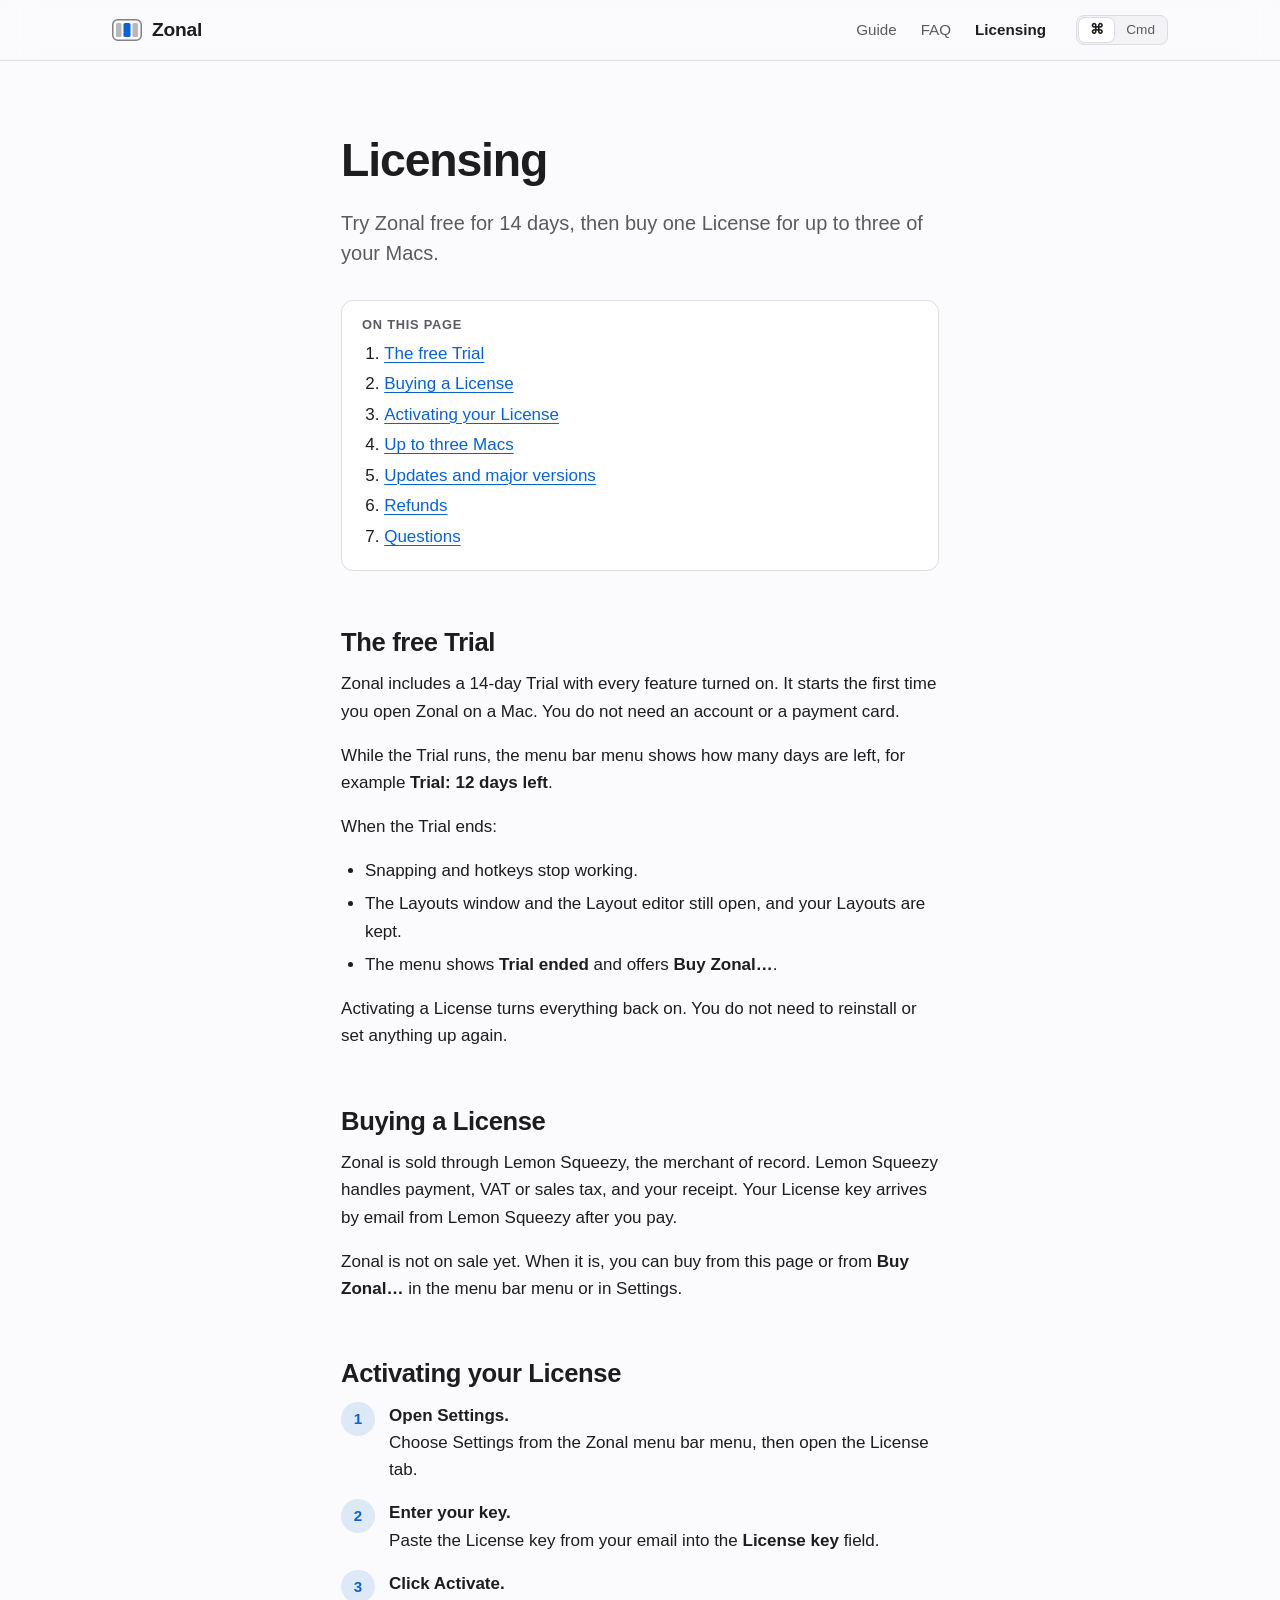
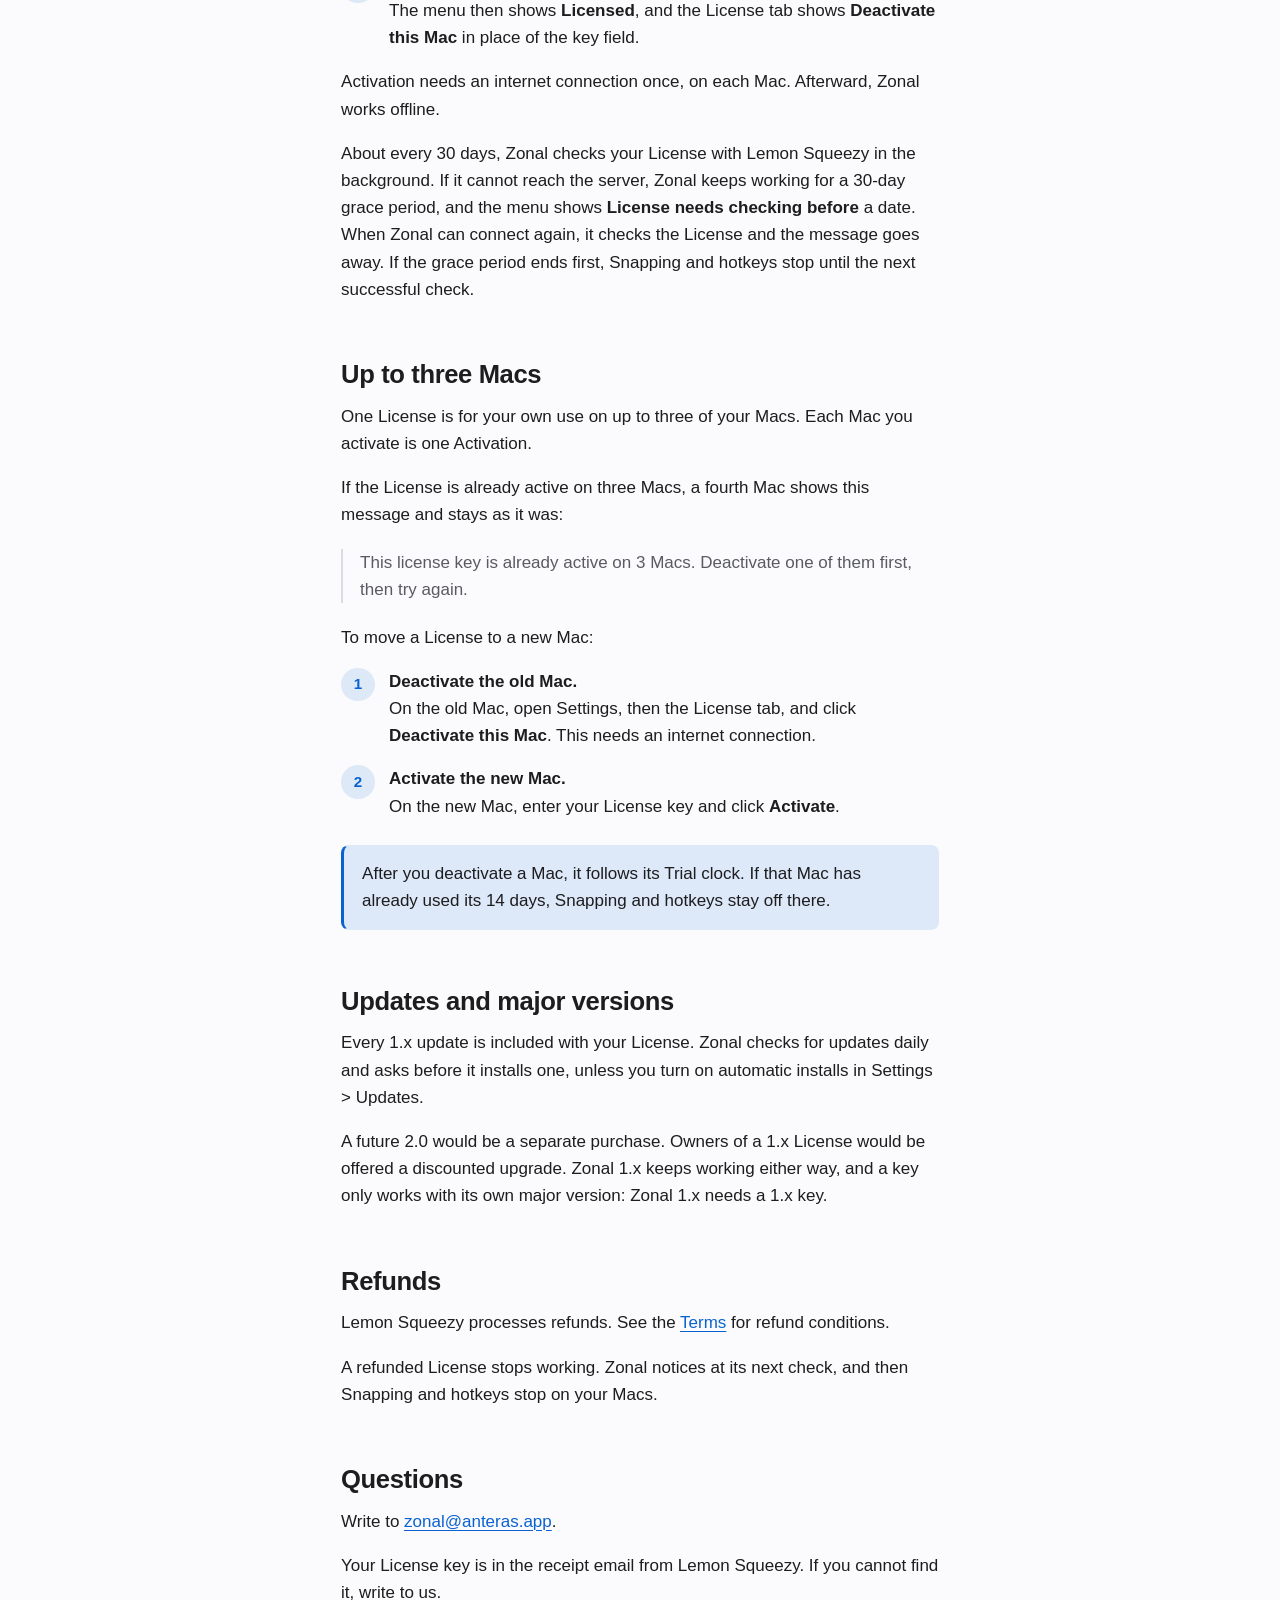
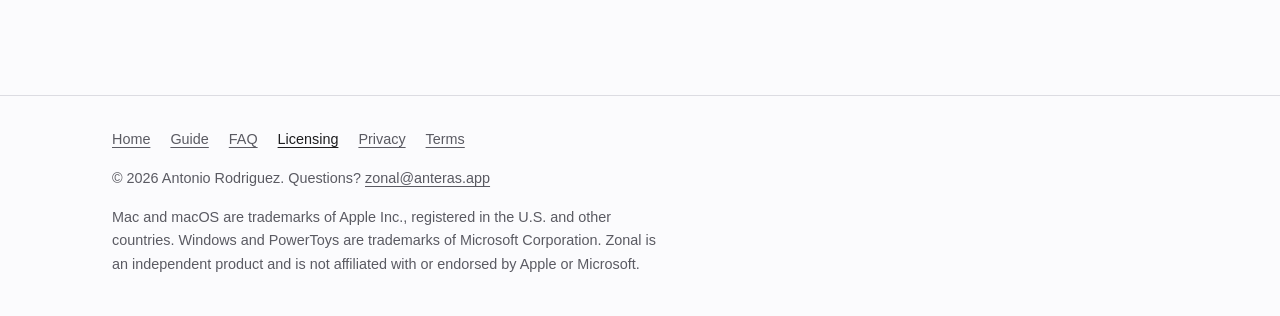
<file: licensing.html>
<!doctype html>
<html lang="en">
<head>
  <meta charset="utf-8">
  <meta name="viewport" content="width=device-width, initial-scale=1">
  <title>Licensing · Zonal</title>
  <meta name="description" content="How the Zonal Trial and License work.">
  <link rel="icon" href="favicon.svg" type="image/svg+xml">
  <link rel="canonical" href="https://zonal.anteras.app/licensing.html">
  <meta property="og:type" content="website">
  <meta property="og:site_name" content="Zonal">
  <meta property="og:title" content="Licensing · Zonal">
  <meta property="og:description" content="How the Zonal Trial and License work.">
  <meta property="og:url" content="https://zonal.anteras.app/licensing.html">
  <link rel="stylesheet" href="style.css">
  <script src="keys.js"></script>
  <script src="toc.js"></script>
</head>
<body>
  <a class="skip-link" href="#main">Skip to content</a>
  <header class="site-header">
    <div class="wrap">
      <a class="brand" href="index.html" aria-label="Zonal home"><svg viewBox="0 0 30 22" aria-hidden="true" focusable="false"><rect x=".75" y=".75" width="28.5" height="20.5" rx="5" fill="none" stroke="currentColor" stroke-opacity=".55" stroke-width="1.5"/><rect x="4" y="4" width="5.5" height="14" rx="1.5" fill="currentColor" fill-opacity=".3"/><rect x="11.5" y="4" width="7" height="14" rx="1.5" fill="var(--accent)"/><rect x="20.5" y="4" width="5.5" height="14" rx="1.5" fill="currentColor" fill-opacity=".3"/></svg>Zonal</a>
      <nav class="site-nav" aria-label="Main">
        <ul>
          <li><a href="guide.html">Guide</a></li>
          <li><a href="faq.html">FAQ</a></li>
          <li><a href="licensing.html" aria-current="page">Licensing</a></li>
        </ul>
      </nav>
      <div class="keys-toggle js-only" role="group" aria-label="Key labels" hidden><button type="button" data-keys="symbols" aria-pressed="true">&#8984;</button><button type="button" data-keys="names" aria-pressed="false">Cmd</button></div>
    </div>
  </header>
  <main id="main" class="wrap doc">
    <header class="page-head">
      <h1>Licensing</h1>
      <p class="lead">Try Zonal free for 14 days, then buy one License for up to three of your Macs.</p>
    </header>
    <nav class="toc" aria-label="On this page">
      <h2>On this page</h2>
      <ol>
        <li><a href="#trial">The free Trial</a></li>
        <li><a href="#buying">Buying a License</a></li>
        <li><a href="#activating">Activating your License</a></li>
        <li><a href="#macs">Up to three Macs</a></li>
        <li><a href="#updates">Updates and major versions</a></li>
        <li><a href="#refunds">Refunds</a></li>
        <li><a href="#questions">Questions</a></li>
      </ol>
    </nav>

    <h2 id="trial">The free Trial</h2>
    <p>Zonal includes a 14-day Trial with every feature turned on. It starts the first time you open Zonal on a Mac. You do not need an account or a payment card.</p>
    <p>While the Trial runs, the menu bar menu shows how many days are left, for example <strong>Trial: 12 days left</strong>.</p>
    <p>When the Trial ends:</p>
    <ul>
      <li>Snapping and hotkeys stop working.</li>
      <li>The Layouts window and the Layout editor still open, and your Layouts are kept.</li>
      <li>The menu shows <strong>Trial ended</strong> and offers <strong>Buy Zonal…</strong>.</li>
    </ul>
    <p>Activating a License turns everything back on. You do not need to reinstall or set anything up again.</p>

    <h2 id="buying">Buying a License</h2>
    <p>Zonal is sold through Lemon Squeezy, the merchant of record. Lemon Squeezy handles payment, VAT or sales tax, and your receipt. Your License key arrives by email from Lemon Squeezy after you pay.</p>
    <p>Zonal is not on sale yet. When it is, you can buy from this page or from <strong>Buy Zonal…</strong> in the menu bar menu or in Settings.</p>

    <h2 id="activating">Activating your License</h2>
    <ol class="steps">
      <li><strong>Open Settings.</strong> Choose Settings from the Zonal menu bar menu, then open the License tab.</li>
      <li><strong>Enter your key.</strong> Paste the License key from your email into the <strong>License key</strong> field.</li>
      <li><strong>Click Activate.</strong> The menu then shows <strong>Licensed</strong>, and the License tab shows <strong>Deactivate this Mac</strong> in place of the key field.</li>
    </ol>
    <p>Activation needs an internet connection once, on each Mac. Afterward, Zonal works offline.</p>
    <p>About every 30 days, Zonal checks your License with Lemon Squeezy in the background. If it cannot reach the server, Zonal keeps working for a 30-day grace period, and the menu shows <strong>License needs checking before</strong> a date. When Zonal can connect again, it checks the License and the message goes away. If the grace period ends first, Snapping and hotkeys stop until the next successful check.</p>

    <h2 id="macs">Up to three Macs</h2>
    <p>One License is for your own use on up to three of your Macs. Each Mac you activate is one Activation.</p>
    <p>If the License is already active on three Macs, a fourth Mac shows this message and stays as it was:</p>
    <blockquote><p>This license key is already active on 3 Macs. Deactivate one of them first, then try again.</p></blockquote>
    <p>To move a License to a new Mac:</p>
    <ol class="steps">
      <li><strong>Deactivate the old Mac.</strong> On the old Mac, open Settings, then the License tab, and click <strong>Deactivate this Mac</strong>. This needs an internet connection.</li>
      <li><strong>Activate the new Mac.</strong> On the new Mac, enter your License key and click <strong>Activate</strong>.</li>
    </ol>
    <aside class="note">
      <p>After you deactivate a Mac, it follows its Trial clock. If that Mac has already used its 14 days, Snapping and hotkeys stay off there.</p>
    </aside>

    <h2 id="updates">Updates and major versions</h2>
    <p>Every 1.x update is included with your License. Zonal checks for updates daily and asks before it installs one, unless you turn on automatic installs in Settings &gt; Updates.</p>
    <p>A future 2.0 would be a separate purchase. Owners of a 1.x License would be offered a discounted upgrade. Zonal 1.x keeps working either way, and a key only works with its own major version: Zonal 1.x needs a 1.x key.</p>

    <h2 id="refunds">Refunds</h2>
    <p>Lemon Squeezy processes refunds. See the <a href="terms.html#refunds">Terms</a> for refund conditions.</p>
    <p>A refunded License stops working. Zonal notices at its next check, and then Snapping and hotkeys stop on your Macs.</p>

    <h2 id="questions">Questions</h2>
    <p>Write to <a href="mailto:zonal@anteras.app">zonal@anteras.app</a>.</p>
    <p>Your License key is in the receipt email from Lemon Squeezy. If you cannot find it, write to us.</p>
  </main>
  <footer class="site-footer">
    <div class="wrap">
      <nav aria-label="Footer">
        <ul>
          <li><a href="index.html">Home</a></li>
          <li><a href="guide.html">Guide</a></li>
          <li><a href="faq.html">FAQ</a></li>
          <li><a href="licensing.html" aria-current="page">Licensing</a></li>
          <li><a href="privacy.html">Privacy</a></li>
          <li><a href="terms.html">Terms</a></li>
        </ul>
      </nav>
      <p>&copy; 2026 Antonio Rodriguez. Questions? <a href="mailto:zonal@anteras.app">zonal@anteras.app</a></p>
      <p>Mac and macOS are trademarks of Apple Inc., registered in the U.S. and other countries. Windows and PowerToys are trademarks of Microsoft Corporation. Zonal is an independent product and is not affiliated with or endorsed by Apple or Microsoft.</p>
    </div>
  </footer>
</body>
</html>
</file>
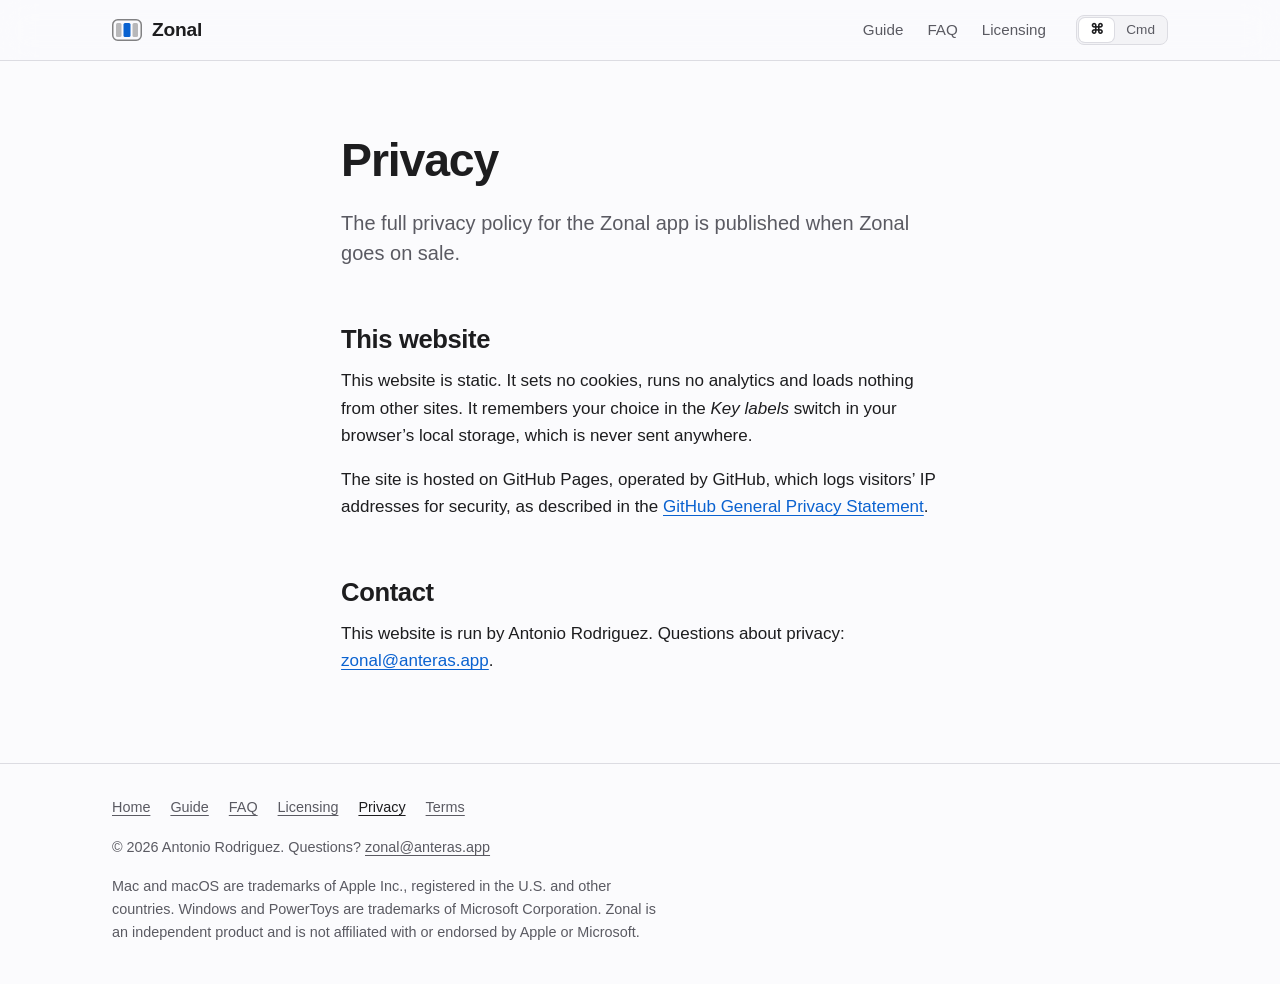
<file: privacy.html>
<!doctype html>
<html lang="en">
<head>
  <meta charset="utf-8">
  <meta name="viewport" content="width=device-width, initial-scale=1">
  <title>Privacy · Zonal</title>
  <meta name="description" content="What Zonal collects and what it does not.">
  <link rel="icon" href="favicon.svg" type="image/svg+xml">
  <link rel="canonical" href="https://zonal.anteras.app/privacy.html">
  <meta property="og:type" content="website">
  <meta property="og:site_name" content="Zonal">
  <meta property="og:title" content="Privacy · Zonal">
  <meta property="og:description" content="What Zonal collects and what it does not.">
  <meta property="og:url" content="https://zonal.anteras.app/privacy.html">
  <link rel="stylesheet" href="style.css">
  <script src="keys.js"></script>
</head>
<body>
  <a class="skip-link" href="#main">Skip to content</a>
  <header class="site-header">
    <div class="wrap">
      <a class="brand" href="index.html" aria-label="Zonal home"><svg viewBox="0 0 30 22" aria-hidden="true" focusable="false"><rect x=".75" y=".75" width="28.5" height="20.5" rx="5" fill="none" stroke="currentColor" stroke-opacity=".55" stroke-width="1.5"/><rect x="4" y="4" width="5.5" height="14" rx="1.5" fill="currentColor" fill-opacity=".3"/><rect x="11.5" y="4" width="7" height="14" rx="1.5" fill="var(--accent)"/><rect x="20.5" y="4" width="5.5" height="14" rx="1.5" fill="currentColor" fill-opacity=".3"/></svg>Zonal</a>
      <nav class="site-nav" aria-label="Main">
        <ul>
          <li><a href="guide.html">Guide</a></li>
          <li><a href="faq.html">FAQ</a></li>
          <li><a href="licensing.html">Licensing</a></li>
        </ul>
      </nav>
      <div class="keys-toggle js-only" role="group" aria-label="Key labels" hidden><button type="button" data-keys="symbols" aria-pressed="true">&#8984;</button><button type="button" data-keys="names" aria-pressed="false">Cmd</button></div>
    </div>
  </header>
  <main id="main" class="wrap doc">
    <header class="page-head">
      <h1>Privacy</h1>
      <p class="lead">The full privacy policy for the Zonal app is published when Zonal goes on sale.</p>
    </header>
    <h2 id="website">This website</h2>
    <p>This website is static. It sets no cookies, runs no analytics and loads nothing from other sites. It remembers your choice in the <em>Key labels</em> switch in your browser&rsquo;s local storage, which is never sent anywhere.</p>
    <p>The site is hosted on GitHub Pages, operated by GitHub, which logs visitors&rsquo; IP addresses for security, as described in the <a href="https://docs.github.com/en/site-policy/privacy-policies/github-general-privacy-statement">GitHub General Privacy Statement</a>.</p>
    <h2 id="contact">Contact</h2>
    <p>This website is run by Antonio Rodriguez. Questions about privacy: <a href="mailto:zonal@anteras.app">zonal@anteras.app</a>.</p>
  </main>
  <footer class="site-footer">
    <div class="wrap">
      <nav aria-label="Footer">
        <ul>
          <li><a href="index.html">Home</a></li>
          <li><a href="guide.html">Guide</a></li>
          <li><a href="faq.html">FAQ</a></li>
          <li><a href="licensing.html">Licensing</a></li>
          <li><a href="privacy.html" aria-current="page">Privacy</a></li>
          <li><a href="terms.html">Terms</a></li>
        </ul>
      </nav>
      <p>&copy; 2026 Antonio Rodriguez. Questions? <a href="mailto:zonal@anteras.app">zonal@anteras.app</a></p>
      <p>Mac and macOS are trademarks of Apple Inc., registered in the U.S. and other countries. Windows and PowerToys are trademarks of Microsoft Corporation. Zonal is an independent product and is not affiliated with or endorsed by Apple or Microsoft.</p>
    </div>
  </footer>
</body>
</html>
</file>
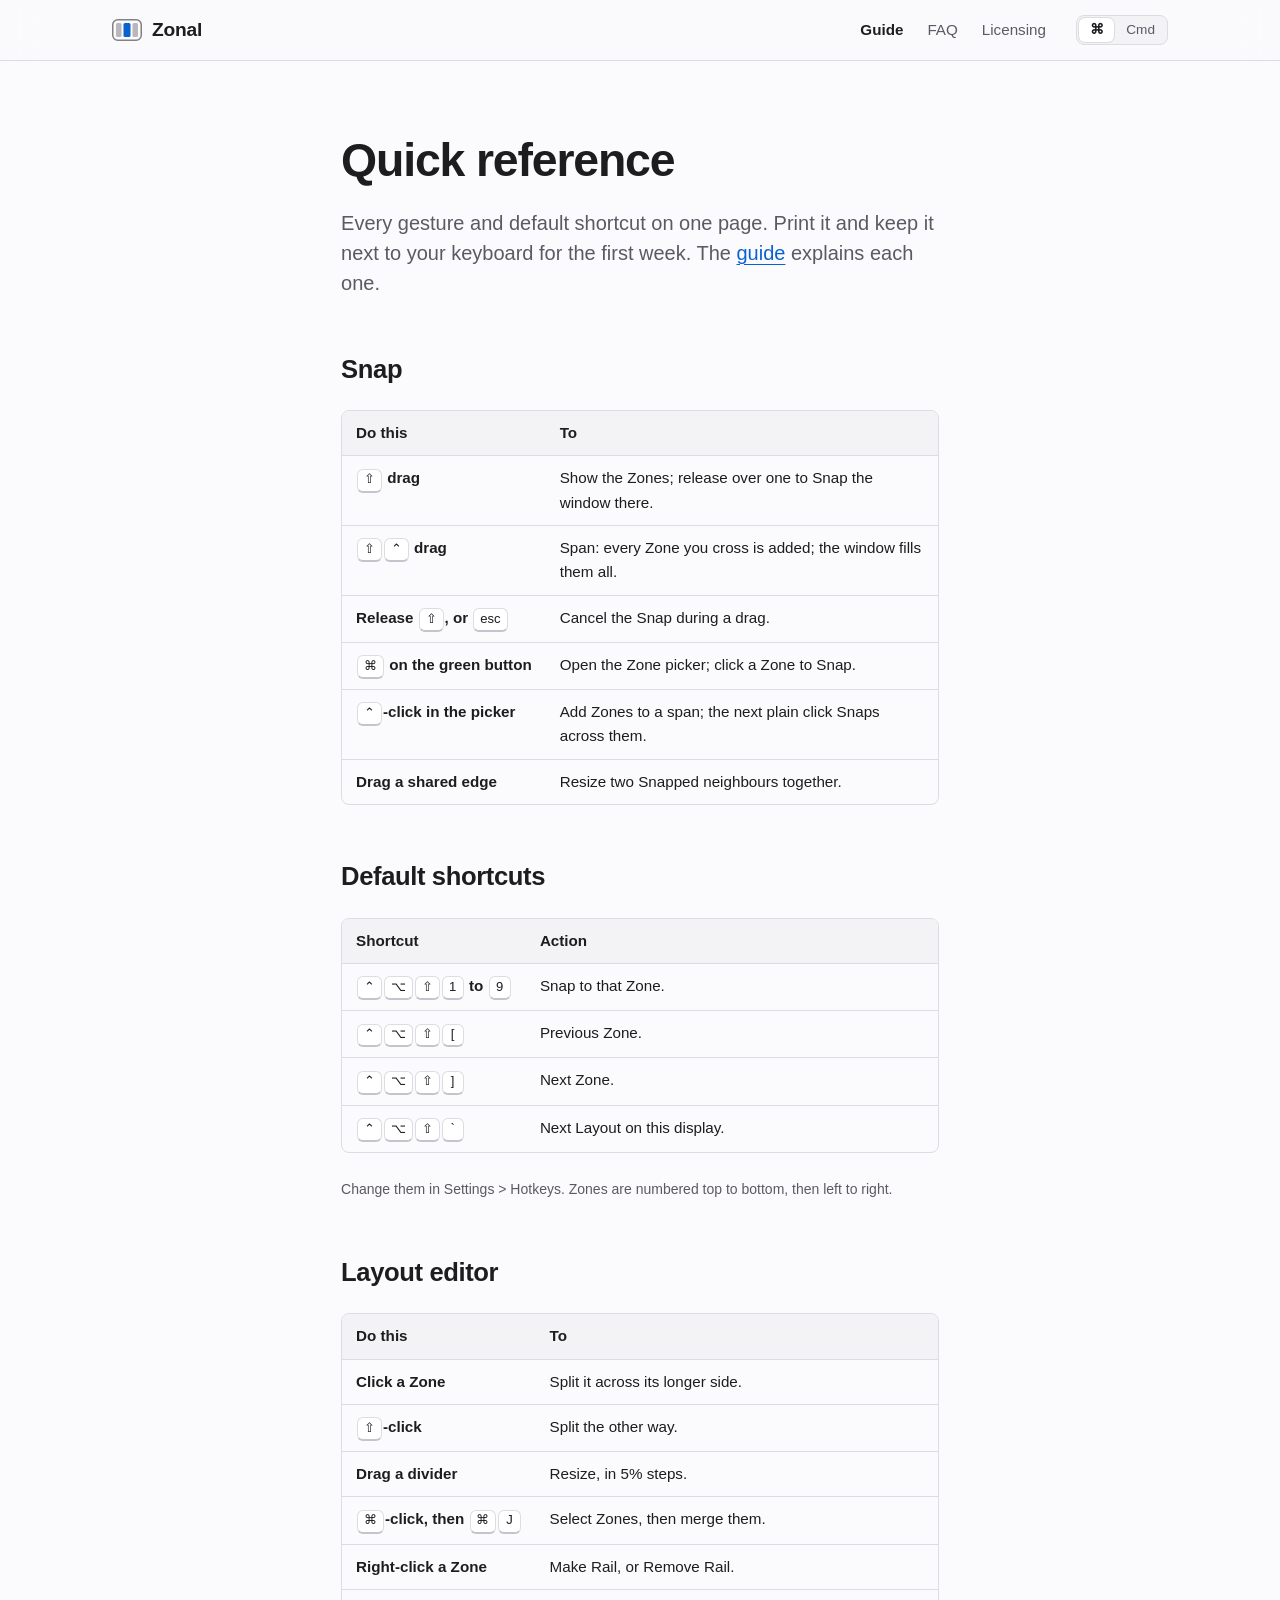
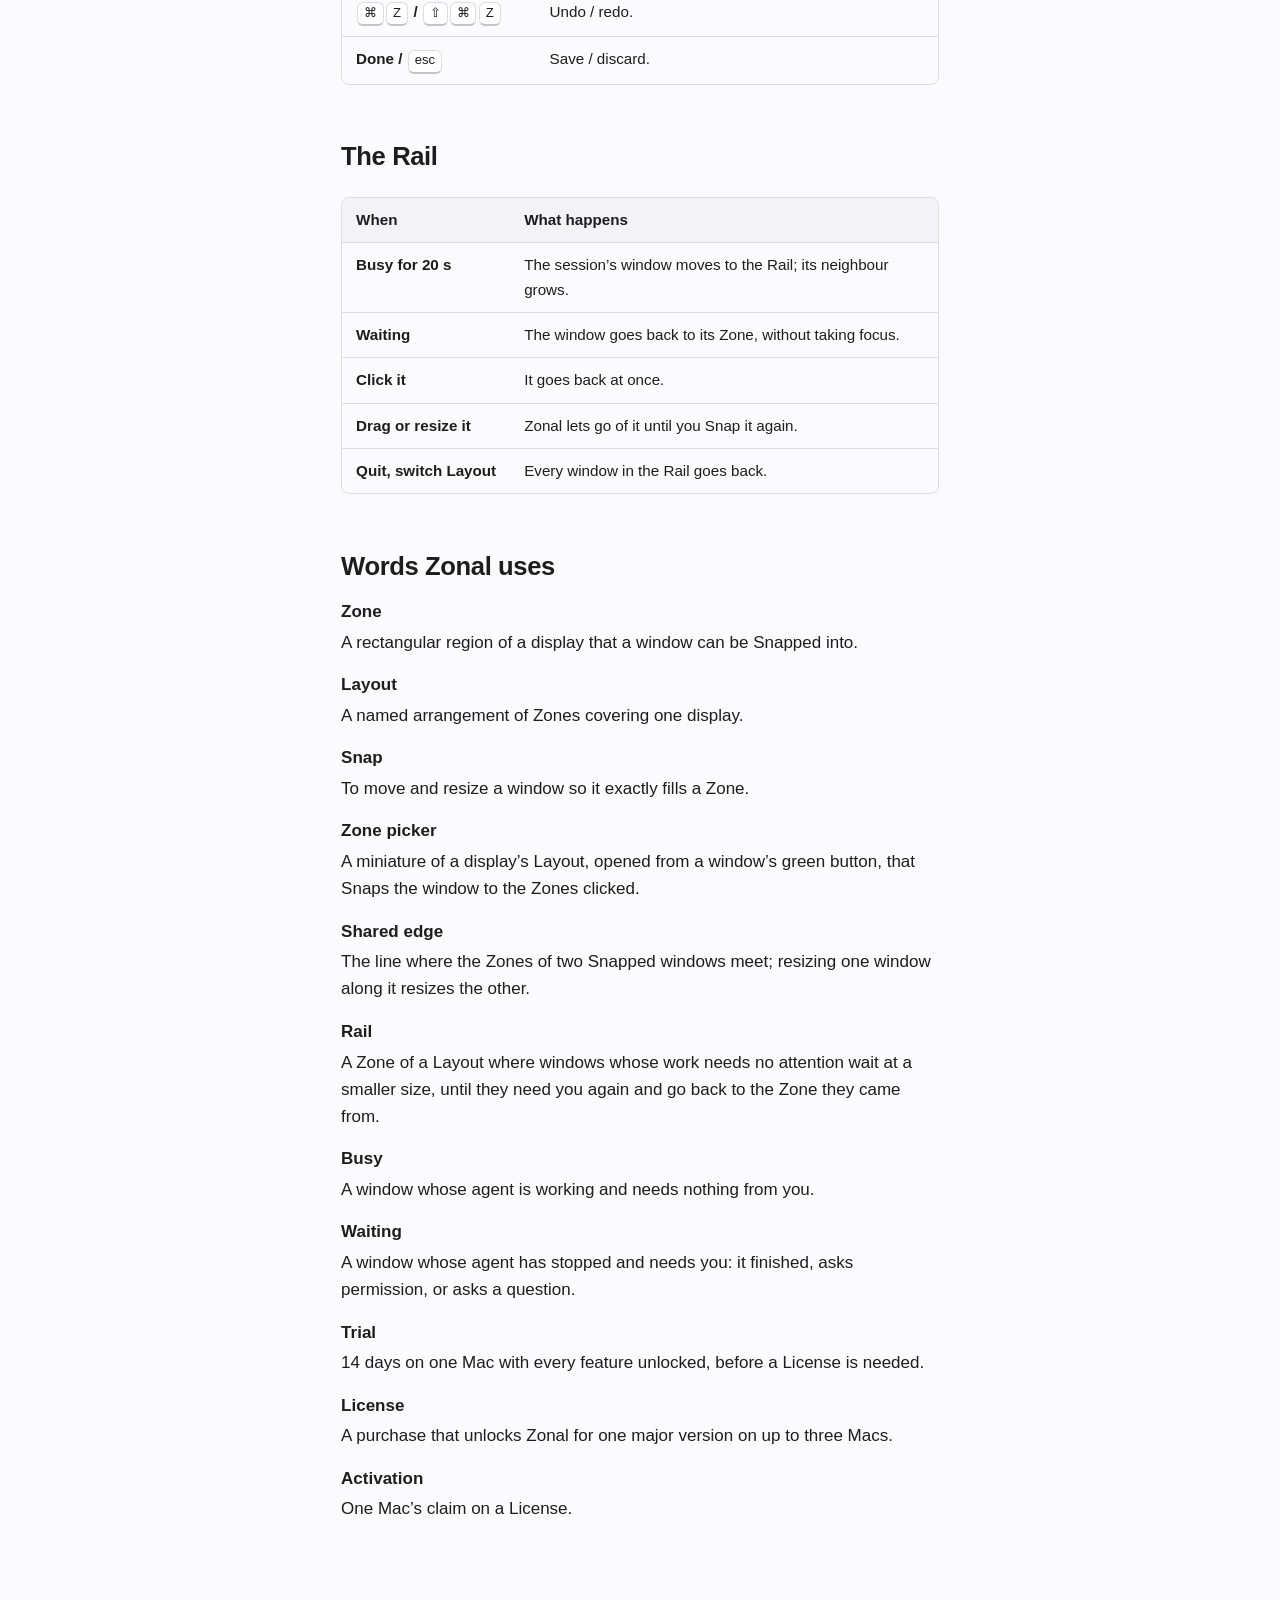
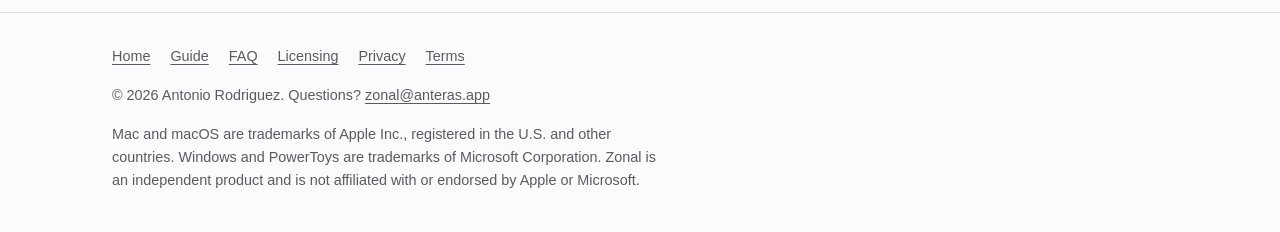
<file: reference.html>
<!doctype html>
<html lang="en">
<head>
  <meta charset="utf-8">
  <meta name="viewport" content="width=device-width, initial-scale=1">
  <title>Quick reference · Zonal</title>
  <meta name="description" content="Every Zonal gesture and shortcut on one page, and the words Zonal uses.">
  <link rel="icon" href="favicon.svg" type="image/svg+xml">
  <link rel="canonical" href="https://zonal.anteras.app/reference.html">
  <meta property="og:type" content="website">
  <meta property="og:site_name" content="Zonal">
  <meta property="og:title" content="Quick reference · Zonal">
  <meta property="og:description" content="Every Zonal gesture and shortcut on one page, and the words Zonal uses.">
  <meta property="og:url" content="https://zonal.anteras.app/reference.html">
  <link rel="stylesheet" href="style.css">
  <script src="keys.js"></script>
</head>
<body>
  <a class="skip-link" href="#main">Skip to content</a>
  <header class="site-header">
    <div class="wrap">
      <a class="brand" href="index.html" aria-label="Zonal home"><svg viewBox="0 0 30 22" aria-hidden="true" focusable="false"><rect x=".75" y=".75" width="28.5" height="20.5" rx="5" fill="none" stroke="currentColor" stroke-opacity=".55" stroke-width="1.5"/><rect x="4" y="4" width="5.5" height="14" rx="1.5" fill="currentColor" fill-opacity=".3"/><rect x="11.5" y="4" width="7" height="14" rx="1.5" fill="var(--accent)"/><rect x="20.5" y="4" width="5.5" height="14" rx="1.5" fill="currentColor" fill-opacity=".3"/></svg>Zonal</a>
      <nav class="site-nav" aria-label="Main">
        <ul>
          <li><a href="reference.html" aria-current="page">Guide</a></li>
          <li><a href="faq.html">FAQ</a></li>
          <li><a href="licensing.html">Licensing</a></li>
        </ul>
      </nav>
      <div class="keys-toggle js-only" role="group" aria-label="Key labels" hidden><button type="button" data-keys="symbols" aria-pressed="true">&#8984;</button><button type="button" data-keys="names" aria-pressed="false">Cmd</button></div>
    </div>
  </header>
  <main id="main" class="wrap doc">
    <header class="page-head">
      <h1>Quick reference</h1>
      <p class="lead">Every gesture and default shortcut on one page. Print it and keep it next to your keyboard for the first week. The <a href="guide.html">guide</a> explains each one.</p>
    </header>

    <h2 id="snap">Snap</h2>
    <div class="table-wrap" tabindex="0" role="region" aria-label="Snap gestures">
      <table class="keys-table">
        <thead><tr><th scope="col">Do this</th><th scope="col">To</th></tr></thead>
        <tbody>
          <tr><th scope="row"><span class="keys"><kbd>⇧</kbd> drag</span></th><td>Show the Zones; release over one to Snap the window there.</td></tr>
          <tr><th scope="row"><span class="keys"><kbd>⇧</kbd><kbd>⌃</kbd> drag</span></th><td>Span: every Zone you cross is added; the window fills them all.</td></tr>
          <tr><th scope="row">Release <kbd>⇧</kbd>, or <kbd>esc</kbd></th><td>Cancel the Snap during a drag.</td></tr>
          <tr><th scope="row"><span class="keys"><kbd>⌘</kbd> on the green button</span></th><td>Open the Zone picker; click a Zone to Snap.</td></tr>
          <tr><th scope="row"><span class="keys"><kbd>⌃</kbd>-click</span> in the picker</th><td>Add Zones to a span; the next plain click Snaps across them.</td></tr>
          <tr><th scope="row">Drag a shared edge</th><td>Resize two Snapped neighbours together.</td></tr>
        </tbody>
      </table>
    </div>

    <h2 id="shortcuts">Default shortcuts</h2>
    <div class="table-wrap" tabindex="0" role="region" aria-label="Default shortcuts">
      <table class="keys-table">
        <thead><tr><th scope="col">Shortcut</th><th scope="col">Action</th></tr></thead>
        <tbody>
          <tr><th scope="row"><kbd>⌃</kbd><kbd>⌥</kbd><kbd>⇧</kbd><kbd>1</kbd> to <kbd>9</kbd></th><td>Snap to that Zone.</td></tr>
          <tr><th scope="row"><kbd>⌃</kbd><kbd>⌥</kbd><kbd>⇧</kbd><kbd>[</kbd></th><td>Previous Zone.</td></tr>
          <tr><th scope="row"><kbd>⌃</kbd><kbd>⌥</kbd><kbd>⇧</kbd><kbd>]</kbd></th><td>Next Zone.</td></tr>
          <tr><th scope="row"><kbd>⌃</kbd><kbd>⌥</kbd><kbd>⇧</kbd><kbd>`</kbd></th><td>Next Layout on this display.</td></tr>
        </tbody>
      </table>
    </div>
    <p class="small">Change them in Settings &gt; Hotkeys. Zones are numbered top to bottom, then left to right.</p>

    <h2 id="editor">Layout editor</h2>
    <div class="table-wrap" tabindex="0" role="region" aria-label="Editor gestures">
      <table class="keys-table">
        <thead><tr><th scope="col">Do this</th><th scope="col">To</th></tr></thead>
        <tbody>
          <tr><th scope="row">Click a Zone</th><td>Split it across its longer side.</td></tr>
          <tr><th scope="row"><span class="keys"><kbd>⇧</kbd>-click</span></th><td>Split the other way.</td></tr>
          <tr><th scope="row">Drag a divider</th><td>Resize, in 5% steps.</td></tr>
          <tr><th scope="row"><span class="keys"><kbd>⌘</kbd>-click</span>, then <kbd>⌘</kbd><kbd>J</kbd></th><td>Select Zones, then merge them.</td></tr>
          <tr><th scope="row">Right-click a Zone</th><td>Make Rail, or Remove Rail.</td></tr>
          <tr><th scope="row"><kbd>⌘</kbd><kbd>Z</kbd> / <kbd>⇧</kbd><kbd>⌘</kbd><kbd>Z</kbd></th><td>Undo / redo.</td></tr>
          <tr><th scope="row">Done / <kbd>esc</kbd></th><td>Save / discard.</td></tr>
        </tbody>
      </table>
    </div>

    <h2 id="rail">The Rail</h2>
    <div class="table-wrap" tabindex="0" role="region" aria-label="The Rail">
      <table class="keys-table">
        <thead><tr><th scope="col">When</th><th scope="col">What happens</th></tr></thead>
        <tbody>
          <tr><th scope="row">Busy for 20 s</th><td>The session’s window moves to the Rail; its neighbour grows.</td></tr>
          <tr><th scope="row">Waiting</th><td>The window goes back to its Zone, without taking focus.</td></tr>
          <tr><th scope="row">Click it</th><td>It goes back at once.</td></tr>
          <tr><th scope="row">Drag or resize it</th><td>Zonal lets go of it until you Snap it again.</td></tr>
          <tr><th scope="row">Quit, switch Layout</th><td>Every window in the Rail goes back.</td></tr>
        </tbody>
      </table>
    </div>

    <h2 id="words">Words Zonal uses</h2>
    <dl>
      <dt>Zone</dt><dd>A rectangular region of a display that a window can be Snapped into.</dd>
      <dt>Layout</dt><dd>A named arrangement of Zones covering one display.</dd>
      <dt>Snap</dt><dd>To move and resize a window so it exactly fills a Zone.</dd>
      <dt>Zone picker</dt><dd>A miniature of a display’s Layout, opened from a window’s green button, that Snaps the window to the Zones clicked.</dd>
      <dt>Shared edge</dt><dd>The line where the Zones of two Snapped windows meet; resizing one window along it resizes the other.</dd>
      <dt>Rail</dt><dd>A Zone of a Layout where windows whose work needs no attention wait at a smaller size, until they need you again and go back to the Zone they came from.</dd>
      <dt>Busy</dt><dd>A window whose agent is working and needs nothing from you.</dd>
      <dt>Waiting</dt><dd>A window whose agent has stopped and needs you: it finished, asks permission, or asks a question.</dd>
      <dt>Trial</dt><dd>14 days on one Mac with every feature unlocked, before a License is needed.</dd>
      <dt>License</dt><dd>A purchase that unlocks Zonal for one major version on up to three Macs.</dd>
      <dt>Activation</dt><dd>One Mac’s claim on a License.</dd>
    </dl>
  </main>
  <footer class="site-footer">
    <div class="wrap">
      <nav aria-label="Footer">
        <ul>
          <li><a href="index.html">Home</a></li>
          <li><a href="guide.html">Guide</a></li>
          <li><a href="faq.html">FAQ</a></li>
          <li><a href="licensing.html">Licensing</a></li>
          <li><a href="privacy.html">Privacy</a></li>
          <li><a href="terms.html">Terms</a></li>
        </ul>
      </nav>
      <p>&copy; 2026 Antonio Rodriguez. Questions? <a href="mailto:zonal@anteras.app">zonal@anteras.app</a></p>
      <p>Mac and macOS are trademarks of Apple Inc., registered in the U.S. and other countries. Windows and PowerToys are trademarks of Microsoft Corporation. Zonal is an independent product and is not affiliated with or endorsed by Apple or Microsoft.</p>
    </div>
  </footer>
</body>
</html>
</file>
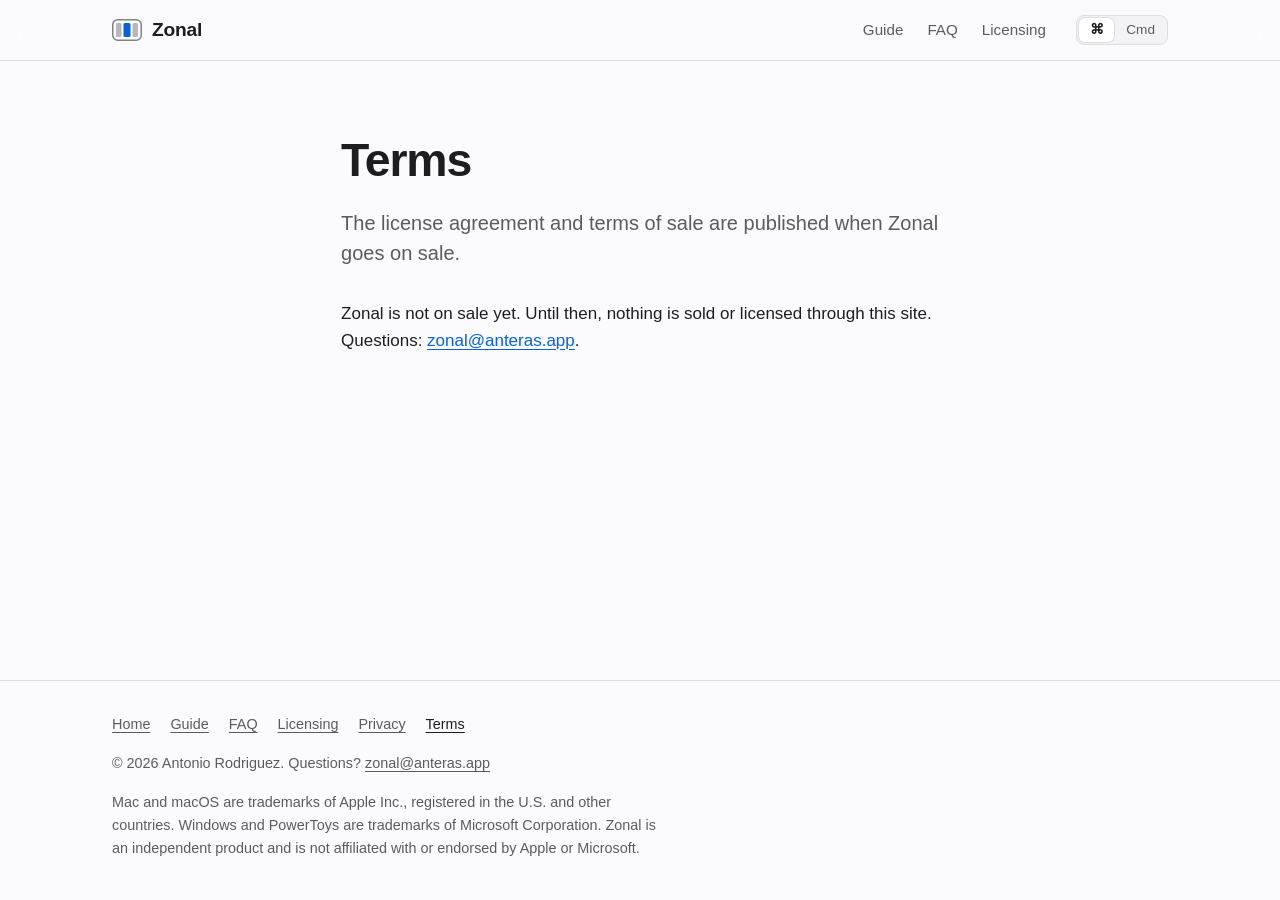
<file: terms.html>
<!doctype html>
<html lang="en">
<head>
  <meta charset="utf-8">
  <meta name="viewport" content="width=device-width, initial-scale=1">
  <title>Terms · Zonal</title>
  <meta name="description" content="License agreement and terms of sale for Zonal.">
  <link rel="icon" href="favicon.svg" type="image/svg+xml">
  <link rel="canonical" href="https://zonal.anteras.app/terms.html">
  <meta property="og:type" content="website">
  <meta property="og:site_name" content="Zonal">
  <meta property="og:title" content="Terms · Zonal">
  <meta property="og:description" content="License agreement and terms of sale for Zonal.">
  <meta property="og:url" content="https://zonal.anteras.app/terms.html">
  <link rel="stylesheet" href="style.css">
  <script src="keys.js"></script>
</head>
<body>
  <a class="skip-link" href="#main">Skip to content</a>
  <header class="site-header">
    <div class="wrap">
      <a class="brand" href="index.html" aria-label="Zonal home"><svg viewBox="0 0 30 22" aria-hidden="true" focusable="false"><rect x=".75" y=".75" width="28.5" height="20.5" rx="5" fill="none" stroke="currentColor" stroke-opacity=".55" stroke-width="1.5"/><rect x="4" y="4" width="5.5" height="14" rx="1.5" fill="currentColor" fill-opacity=".3"/><rect x="11.5" y="4" width="7" height="14" rx="1.5" fill="var(--accent)"/><rect x="20.5" y="4" width="5.5" height="14" rx="1.5" fill="currentColor" fill-opacity=".3"/></svg>Zonal</a>
      <nav class="site-nav" aria-label="Main">
        <ul>
          <li><a href="guide.html">Guide</a></li>
          <li><a href="faq.html">FAQ</a></li>
          <li><a href="licensing.html">Licensing</a></li>
        </ul>
      </nav>
      <div class="keys-toggle js-only" role="group" aria-label="Key labels" hidden><button type="button" data-keys="symbols" aria-pressed="true">&#8984;</button><button type="button" data-keys="names" aria-pressed="false">Cmd</button></div>
    </div>
  </header>
  <main id="main" class="wrap doc">
    <header class="page-head">
      <h1>Terms</h1>
      <p class="lead">The license agreement and terms of sale are published when Zonal goes on sale.</p>
    </header>
    <p>Zonal is not on sale yet. Until then, nothing is sold or licensed through this site. Questions: <a href="mailto:zonal@anteras.app">zonal@anteras.app</a>.</p>
  </main>
  <footer class="site-footer">
    <div class="wrap">
      <nav aria-label="Footer">
        <ul>
          <li><a href="index.html">Home</a></li>
          <li><a href="guide.html">Guide</a></li>
          <li><a href="faq.html">FAQ</a></li>
          <li><a href="licensing.html">Licensing</a></li>
          <li><a href="privacy.html">Privacy</a></li>
          <li><a href="terms.html" aria-current="page">Terms</a></li>
        </ul>
      </nav>
      <p>&copy; 2026 Antonio Rodriguez. Questions? <a href="mailto:zonal@anteras.app">zonal@anteras.app</a></p>
      <p>Mac and macOS are trademarks of Apple Inc., registered in the U.S. and other countries. Windows and PowerToys are trademarks of Microsoft Corporation. Zonal is an independent product and is not affiliated with or endorsed by Apple or Microsoft.</p>
    </div>
  </footer>
</body>
</html>
</file>
<file: style.css>
/*
  Zonal user site: shared stylesheet. One file, no build step, no external requests.

  PAGE SKELETON (every page uses exactly this chrome; copy it from site/guide.html)
    <body>
      <a class="skip-link" href="#main">Skip to content</a>
      <header class="site-header"><div class="wrap"> .brand + nav.site-nav </div></header>
      <main id="main" class="wrap doc"> ... </main>        (home page: <main id="main"> with sections)
      <footer class="site-footer"><div class="wrap"> ... </div></footer>
    </body>
  Head: charset, viewport, <title>Page · Zonal</title>, meta description, favicon.svg,
  canonical https://zonal.anteras.app/<file>, og:title, og:description. Links between pages are relative.
  Mark the current page's nav link with aria-current="page" (header and footer).

  THEME
    Custom properties on :root; dark values via prefers-color-scheme. One accent color (--accent).
    Use var(--text), --muted, --bg, --surface, --line, --accent, --accent-soft in any inline SVG
    (fill="currentColor" or style="fill:var(--accent)"); they follow the color scheme.

  READING PAGES (guide, FAQ, licensing, privacy, terms): <main id="main" class="wrap doc">
    .doc            Reading column, about 70ch. Style plain h1, h2, h3, p, ul, ol, a, strong, code, hr, blockquote
                    with elements only; do not add classes to them. Headings: sentence case, h1 once, then h2, h3.
                    Give h2/h3 an id when linked from a table of contents (they get scroll offset automatically).
    .page-head      <header class="page-head"> wrapping the h1 and the lead.
    .lead           First paragraph under the h1: larger, muted.
    .updated        "Last updated" line for legal pages: <p class="updated">Last updated <time datetime="2026-10-24">24 October 2026</time></p>
    .toc            "On this page" list: <nav class="toc" aria-label="On this page"><h2>On this page</h2><ol><li><a href="#id">..</a></li></ol></nav>
                    A direct child of .doc; from 1360px it sits, sticky, in the left margin.
                    Pages with a .toc load site/toc.js, which marks the section being read (aria-current).
                    (use <ul> if unnumbered). Put it after the lead.
    .note           Callout: <aside class="note"><p>..</p></aside>. Optional first child <p class="note-title">Title</p>.
    .note.warning   Same with a warning tone (data loss, things that stop working).
    .steps          Numbered step list: <ol class="steps"><li>..</li></ol>. Each li may start with <strong> as the step name.
                    Add .row (class="steps row") for three or four short steps side by side from 720px up (home page).
    .faq            Wrapper for question list: <div class="faq"><details><summary>Question?</summary><div class="answer"><p>..</p></div></details>...</div>
                    Give each <details> a short id; with site/toc.js in the <head>, a link to #id opens that question.
                    Add the open attribute on a <details> to start expanded. No JavaScript needed.
    table           Style by element. Wrap in <div class="table-wrap" tabindex="0" role="region" aria-label="..."> so it scrolls
                    inside itself on phones. Use <caption>, <thead>, <th scope="col|row">.
                    Class .keys-table on the <table> gives the first column a narrow no-wrap look (for key/action lists).
    figure          <figure><svg role="img" aria-label="..">..</svg><figcaption>..</figcaption></figure>. Inline SVG scales to the column;
                    give it a viewBox and no width/height. Use currentColor and the theme variables, never hard-coded colors.
    .why            "Why use it" callout that opens a feature section: <aside class="why"><p class="why-title">Why use it</p><p>..</p></aside>.
    figure.shot     Screenshot: <figure class="shot"><img src="media/guide/x.webp" alt=".." width=".." height=".." loading="lazy"><figcaption>..</figcaption></figure>.
                    The image gets a hairline frame and soft shadow. Always give width and height (no layout shift).
    figure.shot.clip  A looping clip: <figure class="shot clip"><video width="1280" height="800" muted loop playsinline preload="none" poster="media/guide/clip-x-poster.webp" aria-label=".."><source src="media/guide/clip-x.mp4" type="video/mp4"></video><figcaption>..</figcaption></figure>.
                    With site/clips.js (defer) it plays only while in view, and not at all under prefers-reduced-motion (a click toggles it).
                    Dark screenshots: wrap the img in <picture><source srcset="media/guide/x-dark.webp" media="(prefers-color-scheme: dark)"><img ..></picture>.
    figure.shot.tutorial  A narrated tutorial: <figure class="shot tutorial"><video controls preload="none" width="1280" height="800" poster=".." aria-label=".."><source ..><track kind="captions" src="media/guide/tutorial-x.vtt" srclang="en" label="English" default></video><figcaption>..</figcaption></figure>.
                    Sized by figure.shot video; site/clips.js ignores it (the visitor starts it, with sound).
    .pair           Two figures side by side from 720px up (before/after): <div class="pair"><figure class="shot">..</figure><figure class="shot">..</figure></div>.
    .recipes        Grid of .recipe cards (1 column on phones, 2 from 720px): <div class="recipes"><div class="recipe"><svg ..></svg><h3>..</h3><p>..</p></div></div>.
                    The svg is a mini Layout (viewBox 0 0 160 100) using .z (Zone), .z-main (accent Zone) and .z-rail (Rail) classes.
    .diagram        Concept diagram SVG classes: .d-frame (display), .d-zone, .d-win, .d-hot (accent), .d-rail, .d-text, .d-arrow.
    kbd             Keycap. One <kbd> per key: <kbd>⌃</kbd><kbd>⌥</kbd><kbd>⇧</kbd><kbd>1</kbd>.
    kbd, one glyph per kbd   Every modifier symbol (⌃ ⌥ ⇧ ⌘) must sit alone in its own <kbd>, in running text and in
                    combinations alike: <kbd>⇧</kbd><kbd>⌘</kbd><kbd>Z</kbd>, never <kbd>⇧⌘Z</kbd> or a bare glyph.
                    site/keys.js finds these kbd, gives them role="img" and an aria-label (Control, Option, Shift,
                    Command) and wraps the glyph as <span class="k-sym"> beside <span class="k-name">.
    .keys           Optional wrapper (span) that keeps a combination together on one line: <span class="keys"><kbd>⇧</kbd> drag</span>.
    code, pre       Monospace (ui-monospace). pre scrolls horizontally inside itself.
    .small          Fine print (smaller, muted) for any block or inline element.
    .nowrap         white-space: nowrap.

  HOME PAGE ONLY (index.html, 404.html may reuse .btn and .cta-row)
    .hero, .hero-art, .hero-demo (video + caption + play button), .eyebrow, .fineprint
    .btn .btn-primary / .btn .btn-secondary   Buttons (links). Primary = accent fill.
    .cta-row        Flex row of buttons, wraps on phones.
    .section        Vertical rhythm block; contains .section-head (h2 + optional p) and content.
    .features       Grid of .feature (h3 + p), 1 column on phones, 2 from 720px.
    .band           Quiet full-width strip for a trust statement.
    .closing        Closing call to action block.
    .soon           "Coming soon" pill in place of the buttons before launch (no link).
    .art-*          Classes used inside the hero SVG only.

  KEY LABELS (site/keys.js, <script src> in every <head>; root-absolute on 404.html)
    html[data-keys="names"]   Names mode: modifier kbd show Control, Option (Alt), Shift, Command (Win). Absent = Symbols.
    .k-sym / .k-name          Added by the script inside modifier kbd; CSS shows one. Do not write them by hand.
    .keys-toggle              Header switch, two buttons with aria-pressed (data-keys="symbols|names"). Copy the markup from
                              any page; it is hidden until the script reveals it.
    .js-only                  Element with the hidden attribute that the script reveals; use for text about the switch.
    .when-symbols             Spelled-out name next to a glyph kbd ("<kbd>⇧</kbd> Shift"); hidden in Names mode, where the kbd already says it.

  Visible focus: every link, summary and scrollable region gets a 2px accent outline (:focus-visible).
  Motion: only color/border transitions; disabled under prefers-reduced-motion.
*/

:root {
  color-scheme: light dark;
  --bg: #fbfbfd;
  --surface: #ffffff;
  --surface-2: #f3f3f6;
  --text: #1d1d1f;
  --muted: #5a5a62;
  --line: #dcdce2;
  --accent: #0a62d0;
  --accent-hover: #084ea6;
  --accent-soft: rgba(10, 98, 208, 0.12);
  --on-accent: #ffffff;
  --warn: #9a5200;
  --warn-soft: rgba(154, 82, 0, 0.1);
  --kbd-bg: #ffffff;
  --kbd-edge: #c4c4cc;
  --radius: 12px;
  --radius-sm: 8px;
  --font: -apple-system, BlinkMacSystemFont, "SF Pro Text", "Helvetica Neue", sans-serif;
  --font-display: -apple-system, BlinkMacSystemFont, "SF Pro Display", "Helvetica Neue", sans-serif;
  --mono: ui-monospace, "SF Mono", SFMono-Regular, Menlo, monospace;
}

@media (prefers-color-scheme: dark) {
  :root {
    --bg: #101012;
    --surface: #18181b;
    --surface-2: #202024;
    --text: #f2f2f5;
    --muted: #a3a3ad;
    --line: #2e2e34;
    --accent: #5aa2ff;
    --accent-hover: #82b9ff;
    --accent-soft: rgba(90, 162, 255, 0.18);
    --on-accent: #06142a;
    --warn: #f0b060;
    --warn-soft: rgba(240, 176, 96, 0.12);
    --kbd-bg: #26262b;
    --kbd-edge: #0b0b0d;
  }
}

*, *::before, *::after { box-sizing: border-box; }

html { -webkit-text-size-adjust: 100%; text-size-adjust: 100%; }

body {
  margin: 0;
  background: var(--bg);
  color: var(--text);
  font-family: var(--font);
  font-size: 1.0625rem;
  line-height: 1.6;
  -webkit-font-smoothing: antialiased;
  display: flex;
  flex-direction: column;
  min-height: 100vh;
  min-height: 100dvh;
}

main { flex: 1 0 auto; }

img, svg { max-width: 100%; height: auto; }

a { color: var(--accent); text-underline-offset: 0.18em; text-decoration-thickness: 1px; }
a:hover { color: var(--accent-hover); }

:focus-visible {
  outline: 2px solid var(--accent);
  outline-offset: 3px;
  border-radius: 4px;
}

.wrap { width: 100%; max-width: 1120px; margin-inline: auto; padding-inline: 20px; }
@media (min-width: 720px) { .wrap { padding-inline: 32px; } }

.skip-link {
  position: absolute;
  left: 12px;
  top: -80px;
  z-index: 20;
  background: var(--surface);
  color: var(--text);
  border: 1px solid var(--line);
  border-radius: var(--radius-sm);
  padding: 8px 14px;
}
.skip-link:focus { top: 12px; }

/* Header */
.site-header { border-bottom: 1px solid var(--line); background: var(--bg); }
/* From 720px up the header stays at the top, frosted; on phones it scrolls away to keep the screen for text. */
@media (min-width: 720px) {
  html { scroll-padding-top: 64px; }  /* anchor targets land below the header */
  .site-header { position: sticky; top: 0; z-index: 10; }
  @supports (backdrop-filter: blur(1px)) or (-webkit-backdrop-filter: blur(1px)) {
    .site-header {
      background: color-mix(in srgb, var(--bg) 80%, transparent);
      -webkit-backdrop-filter: saturate(180%) blur(16px);
      backdrop-filter: saturate(180%) blur(16px);
    }
  }
}
.site-header .wrap {
  display: flex;
  flex-wrap: wrap;
  align-items: center;
  justify-content: space-between;
  gap: 4px 20px;
  padding-block: 12px;
}
.brand {
  display: inline-flex;
  align-items: center;
  gap: 10px;
  color: var(--text);
  font-family: var(--font-display);
  font-weight: 600;
  font-size: 1.2rem;
  letter-spacing: -0.01em;
  text-decoration: none;
}
.brand:hover { color: var(--text); }
.brand svg { width: 30px; height: 22px; flex: none; }
.site-nav ul { display: flex; flex-wrap: wrap; gap: 2px 4px; margin: 0; padding: 0; list-style: none; }
.site-nav a {
  display: block;
  padding: 6px 10px;
  border-radius: var(--radius-sm);
  color: var(--muted);
  font-size: 0.95rem;
  text-decoration: none;
  transition: color 0.15s, background-color 0.15s;
}
.site-nav a:hover { color: var(--text); background: var(--surface-2); }
.site-nav a[aria-current="page"] { color: var(--text); font-weight: 600; }

/* Key-label switch */
.keys-toggle { display: inline-flex; padding: 2px; gap: 2px; border: 1px solid var(--line); border-radius: var(--radius-sm); background: var(--surface-2); order: 1; margin-left: auto; }
.keys-toggle button {
  font: inherit; font-size: 0.85rem; line-height: 1.3; min-width: 2.6em; padding: 3px 10px;
  border: 0; border-radius: 6px; background: none; color: var(--muted); cursor: pointer;
  transition: color 0.15s, background-color 0.15s;
}
.keys-toggle button:hover { color: var(--text); }
.keys-toggle button[aria-pressed="true"] { background: var(--surface); color: var(--text); font-weight: 600; box-shadow: 0 0 0 1px var(--line); }
.keys-toggle button:focus-visible { outline: 2px solid var(--accent); outline-offset: 1px; }
.site-nav { order: 2; flex-basis: 100%; }
@media (min-width: 720px) {
  .brand { margin-right: auto; }
  .site-nav { order: 1; flex-basis: auto; }
  .keys-toggle { order: 2; margin-left: 0; }
}

/* Footer */
.site-footer { border-top: 1px solid var(--line); margin-top: 72px; padding-block: 32px 40px; color: var(--muted); font-size: 0.9rem; }
.site-footer .wrap { display: grid; gap: 16px; }
.site-footer ul { display: flex; flex-wrap: wrap; gap: 4px 20px; margin: 0; padding: 0; list-style: none; }
.site-footer a { color: var(--muted); }
.site-footer a:hover, .site-footer a[aria-current="page"] { color: var(--text); }
.site-footer p { margin: 0; max-width: 70ch; }

/* Buttons */
.btn {
  display: inline-flex;
  align-items: center;
  justify-content: center;
  min-height: 46px;
  padding: 0 22px;
  border-radius: 999px;
  border: 1px solid transparent;
  font: inherit;
  font-weight: 600;
  font-size: 1rem;
  text-decoration: none;
  transition: background-color 0.15s, border-color 0.15s, color 0.15s;
}
.btn-primary { background: var(--accent); color: var(--on-accent); }
.btn-primary:hover { background: var(--accent-hover); color: var(--on-accent); }
.btn-secondary { background: transparent; color: var(--text); border-color: var(--line); }
.btn-secondary:hover { background: var(--surface-2); color: var(--text); border-color: var(--muted); }
.cta-row { display: flex; flex-wrap: wrap; gap: 12px; }

/* Keycaps */
kbd {
  display: inline-block;
  min-width: 1.7em;
  padding: 0.05em 0.45em 0.1em;
  margin-inline: 0.08em;
  background: var(--kbd-bg);
  border: 1px solid var(--line);
  border-bottom-color: var(--kbd-edge);
  border-bottom-width: 2px;
  border-radius: 6px;
  font-family: var(--font);
  font-size: 0.86em;
  font-weight: 500;
  line-height: 1.45;
  text-align: center;
  color: var(--text);
  white-space: nowrap;
}
.keys { white-space: nowrap; }
.k-name, html[data-keys="names"] .k-sym, html[data-keys="names"] .when-symbols { display: none; }
html[data-keys="names"] .k-name { display: inline; }
html[data-keys="names"] .keys { white-space: normal; }   /* long combos may wrap between keys, never inside one */
html[data-keys="names"] .keys-table td:first-child, html[data-keys="names"] .keys-table th:first-child { white-space: normal; width: auto; }
[hidden] { display: none !important; }

code, pre { font-family: var(--mono); font-size: 0.9em; }
code { background: var(--surface-2); border-radius: 5px; padding: 0.1em 0.35em; }
pre { background: var(--surface-2); border: 1px solid var(--line); border-radius: var(--radius-sm); padding: 14px 16px; overflow-x: auto; line-height: 1.5; }
pre code { background: none; padding: 0; }

.small { font-size: 0.875rem; color: var(--muted); }
.nowrap { white-space: nowrap; }

/* Reading pages */
.doc { max-width: 70ch; padding-top: 48px; }
@media (min-width: 720px) { .doc { padding-top: 72px; } }
.doc h1, .doc h2, .doc h3 { font-family: var(--font-display); line-height: 1.2; letter-spacing: -0.015em; scroll-margin-top: 24px; }
.doc h1 { font-size: clamp(2rem, 1.4rem + 2.6vw, 2.9rem); margin: 0 0 0.4em; font-weight: 700; letter-spacing: -0.025em; }
.doc h2 { font-size: 1.6rem; margin: 2.2em 0 0.5em; font-weight: 650; }
.doc h3 { font-size: 1.2rem; margin: 1.8em 0 0.4em; font-weight: 650; }
.doc p, .doc ul, .doc ol { margin: 0 0 1em; }
.doc ul, .doc ol { padding-left: 1.4em; }
.doc li { margin-bottom: 0.35em; }
.doc hr { border: 0; border-top: 1px solid var(--line); margin: 2.5em 0; }
.doc blockquote { margin: 1.2em 0; padding-left: 1em; border-left: 2px solid var(--line); color: var(--muted); }
.page-head { margin-bottom: 2rem; }
.lead { font-size: 1.25rem; line-height: 1.5; color: var(--muted); margin: 0 0 1em; }
.updated { color: var(--muted); font-size: 0.9rem; margin: 0 0 2rem; }

.toc { background: var(--surface); border: 1px solid var(--line); border-radius: var(--radius); padding: 16px 20px; margin: 0 0 2rem; }
.doc .toc h2 { font-size: 0.8rem; text-transform: uppercase; letter-spacing: 0.06em; color: var(--muted); font-weight: 600; margin: 0 0 0.6em; }
.toc ol, .toc ul { margin: 0; padding-left: 1.3em; }
.toc li { margin-bottom: 0.2em; }
/* On wide screens the list moves into the left margin and stays in view while the page scrolls. */
@media (min-width: 1360px) {
  .doc:has(> .toc) { margin-left: calc(50% - 560px + 256px); }  /* main is .wrap.doc: the list lines up with the header's left edge */
  .doc > .toc {
    float: left; width: 208px; margin: 0 0 0 -256px;
    position: sticky; top: 96px; max-height: calc(100vh - 120px); overflow-y: auto;
    background: none; border: 0; border-radius: 0; padding: 0;
  }
  .toc ol, .toc ul { padding-left: 0; list-style: none; }
  .toc li { font-size: 0.92rem; line-height: 1.35; margin-bottom: 0.55em; }
  .toc a { color: var(--muted); text-decoration: none; }
  .toc a:hover { color: var(--text); }
  .toc a[aria-current] { color: var(--text); font-weight: 600; }  /* set by toc.js */
}

.note { background: var(--accent-soft); border: 1px solid transparent; border-left: 3px solid var(--accent); border-radius: var(--radius-sm); padding: 14px 18px; margin: 1.5em 0; }
.note > :last-child { margin-bottom: 0; }
.note-title { font-weight: 650; margin: 0 0 0.3em; }
.note.warning { background: var(--warn-soft); border-left-color: var(--warn); }
.note.warning .note-title { color: var(--warn); }

.table-wrap { overflow-x: auto; margin: 1.5em 0; border: 1px solid var(--line); border-radius: var(--radius-sm); }
table { width: 100%; border-collapse: collapse; font-size: 0.95rem; }
caption { text-align: left; padding: 10px 14px; color: var(--muted); font-size: 0.875rem; }
th, td { text-align: left; vertical-align: top; padding: 10px 14px; border-top: 1px solid var(--line); }
thead th { border-top: 0; background: var(--surface-2); font-weight: 600; white-space: nowrap; }
.doc > table { margin: 1.5em 0; }
.keys-table td:first-child, .keys-table th:first-child { white-space: nowrap; width: 1%; }

figure { margin: 2em 0; }
figure svg { display: block; width: 100%; height: auto; }
figcaption { margin-top: 0.7em; color: var(--muted); font-size: 0.9rem; }

.doc dt { font-weight: 650; margin-top: 0.9em; }
.doc dd { margin: 0.2em 0 0; }

.why { border-left: 3px solid var(--accent); padding: 2px 0 2px 16px; margin: 0.5em 0 1.5em; }
.why > :last-child { margin-bottom: 0; }
.why-title { font-size: 0.8rem; font-weight: 650; letter-spacing: 0.04em; text-transform: uppercase; color: var(--accent); margin: 0 0 0.3em; }

figure.shot picture { display: block; }
figure.shot video { display: block; width: 100%; height: auto; border: 1px solid var(--line); border-radius: var(--radius-sm); box-shadow: 0 6px 24px rgba(0, 0, 0, 0.08); background: var(--surface-2); cursor: pointer; }
figure.shot img { display: block; width: 100%; height: auto; border: 1px solid var(--line); border-radius: var(--radius-sm); box-shadow: 0 6px 24px rgba(0, 0, 0, 0.08); background: var(--surface-2); }
.pair { display: grid; gap: 16px; margin: 2em 0; }
.pair > figure { margin: 0; }
@media (min-width: 720px) { .pair { grid-template-columns: 1fr 1fr; } }

.recipes { display: grid; gap: 16px; margin: 1.5em 0 2em; }
@media (min-width: 720px) { .recipes { grid-template-columns: 1fr 1fr; } }
.recipe { background: var(--surface); border: 1px solid var(--line); border-radius: var(--radius); padding: 16px 18px; }
.recipe svg { display: block; width: 100%; max-width: 220px; height: auto; margin-bottom: 10px; }
.recipe h3 { margin: 0 0 0.3em; font-size: 1.05rem; }
.recipe p { margin: 0 0 0.5em; font-size: 0.95rem; }
.recipe p:last-child { margin-bottom: 0; }
.z, .d-zone { fill: currentColor; fill-opacity: 0.12; stroke: currentColor; stroke-opacity: 0.35; stroke-width: 1; }
.z-main, .d-hot { fill: var(--accent); fill-opacity: 0.85; stroke: var(--accent); stroke-width: 1; }
.z-rail, .d-rail { fill: #e8890c; fill-opacity: 0.15; stroke: #e8890c; stroke-width: 1.5; stroke-dasharray: 4 3; }
.d-frame { fill: none; stroke: currentColor; stroke-opacity: 0.5; stroke-width: 1.5; }
.d-win { fill: var(--surface); stroke: currentColor; stroke-opacity: 0.55; stroke-width: 1.2; }
.d-text { fill: currentColor; font: 600 11px var(--font); }
.d-small { fill: currentColor; fill-opacity: 0.7; font: 10px var(--font); }
.d-on-accent { fill: var(--on-accent); font: 600 11px var(--font); }
.d-arrow { fill: none; stroke: currentColor; stroke-opacity: 0.6; stroke-width: 1.5; }
.d-arrowhead { fill: currentColor; fill-opacity: 0.6; }

.steps { list-style: none; counter-reset: step; padding: 0 !important; margin: 1.5em 0; display: grid; gap: 16px; }
.steps > li { counter-increment: step; position: relative; margin: 0; padding-left: 3rem; min-height: 2.1rem; }
.steps > li::before {
  content: counter(step);
  position: absolute;
  left: 0;
  top: 0;
  width: 2.1rem;
  height: 2.1rem;
  display: grid;
  place-items: center;
  border-radius: 50%;
  background: var(--accent-soft);
  color: var(--accent);
  font-weight: 650;
  font-size: 0.95rem;
}
.steps > li > strong:first-child { display: block; }
@media (min-width: 720px) {
  .steps.row { grid-template-columns: repeat(3, 1fr); gap: 32px; }
  .steps.row > li { padding: 3rem 0 0; }
}

.faq { margin: 1.5em 0; border-top: 1px solid var(--line); }
.faq details { border-bottom: 1px solid var(--line); }
.faq summary {
  list-style: none;
  cursor: pointer;
  position: relative;
  padding: 16px 36px 16px 0;
  font-weight: 600;
}
.faq summary::-webkit-details-marker { display: none; }
.faq summary::after {
  content: "";
  position: absolute;
  right: 6px;
  top: 50%;
  width: 8px;
  height: 8px;
  margin-top: -6px;
  border-right: 2px solid var(--muted);
  border-bottom: 2px solid var(--muted);
  transform: rotate(45deg);
  transition: transform 0.15s;
}
.faq details[open] > summary::after { transform: rotate(-135deg); margin-top: -2px; }
.faq summary:hover { color: var(--accent); }
.faq .answer { padding: 0 0 8px; color: var(--text); }
.faq .answer > :last-child { margin-bottom: 0.8em; }

.table-wrap:focus-visible { outline-offset: 2px; }

/* Home page */
.hero { text-align: center; padding-block: 56px 24px; }
@media (min-width: 720px) { .hero { padding-block: 88px 32px; } }
.hero h1 {
  font-family: var(--font-display);
  font-size: clamp(2.3rem, 1.2rem + 5vw, 4.1rem);
  line-height: 1.07;
  letter-spacing: -0.03em;
  font-weight: 700;
  max-width: 21ch;
  margin: 0 auto 0.45em;
  text-wrap: balance;
}
.hero .lead { max-width: 40ch; margin-inline: auto; font-size: 1.2rem; text-wrap: pretty; }
.hero .cta-row { justify-content: center; margin-top: 28px; }
.fineprint { color: var(--muted); font-size: 0.875rem; margin: 16px 0 0; }
.soon { display: inline-block; margin: 28px auto 0; padding: 9px 18px; border: 1px solid var(--line); border-radius: 999px; color: var(--muted); font-weight: 600; letter-spacing: 0.01em; }
.closing .soon { margin-top: 28px; }
.hero-art { margin: 40px auto 0; max-width: 940px; }
.hero-art svg { display: block; width: 100%; height: auto; }
.hero-demo { margin: 40px auto 0; max-width: 940px; }
.demo-frame { position: relative; border-radius: var(--radius); overflow: hidden; border: 1px solid var(--line); box-shadow: 0 18px 50px rgba(0, 0, 0, 0.18); background: var(--surface-2); }
.demo-frame video { display: block; width: 100%; height: auto; aspect-ratio: 8 / 5; }
.demo-play { position: absolute; inset: 0; margin: auto; width: 72px; height: 72px; display: grid; place-items: center; border: 0; border-radius: 50%; background: rgba(0, 0, 0, 0.6); color: #fff; cursor: pointer; }
.demo-play[hidden] { display: none; }
.demo-play:hover { background: rgba(0, 0, 0, 0.78); }
.demo-play svg { width: 32px; height: 32px; fill: currentColor; }
.hero-demo figcaption { margin-top: 14px; color: var(--muted); font-size: 0.95rem; }

.section { padding-top: 88px; }
.section-head { max-width: 40rem; margin: 0 0 32px; }
.section h2 {
  font-family: var(--font-display);
  font-size: clamp(1.6rem, 1.1rem + 2vw, 2.3rem);
  line-height: 1.15;
  letter-spacing: -0.02em;
  font-weight: 700;
  margin: 0 0 0.4em;
}
.section-head p { color: var(--muted); margin: 0; }

.features { display: grid; gap: 16px; padding: 0; margin: 0; list-style: none; }
@media (min-width: 720px) { .features { grid-template-columns: repeat(2, 1fr); gap: 20px; } }
.feature { background: var(--surface); border: 1px solid var(--line); border-radius: 14px; padding: 24px 24px 22px; }
.feature h3 { font-family: var(--font-display); font-size: 1.2rem; line-height: 1.25; letter-spacing: -0.01em; margin: 0 0 0.45em; }
.feature p { margin: 0; color: var(--muted); }
.feature kbd { color: var(--text); }

.band { margin-top: 20px; border: 1px solid var(--line); border-radius: 14px; padding: 22px 24px; display: grid; gap: 4px 32px; }
.band h3 { font-family: var(--font-display); font-size: 1.2rem; margin: 0; }
.band p { margin: 0; color: var(--muted); }

.closing { text-align: center; padding-top: 96px; }
.closing h2 { font-family: var(--font-display); font-size: clamp(1.7rem, 1.1rem + 2.4vw, 2.6rem); line-height: 1.15; letter-spacing: -0.025em; margin: 0 0 0.35em; text-wrap: balance; }
.closing p { color: var(--muted); max-width: 36rem; margin: 0 auto; }
.closing .cta-row { justify-content: center; margin-top: 24px; }
.closing .fineprint { margin-top: 16px; }

/* Hero illustration */
.art-bezel { fill: var(--surface-2); stroke: var(--line); stroke-width: 1.5; }
.art-stand { fill: var(--surface-2); stroke: var(--line); stroke-width: 1.5; }
.art-screen { fill: var(--bg); stroke: var(--line); stroke-width: 1; }
.art-menubar { fill: var(--text); fill-opacity: 0.05; }
.art-menu-dot { fill: var(--text); fill-opacity: 0.28; }
.art-zone { fill: var(--text); fill-opacity: 0.045; stroke: var(--text); stroke-opacity: 0.16; stroke-width: 1.5; }
.art-zone-sel { fill: var(--accent); fill-opacity: 0.2; stroke: var(--accent); stroke-opacity: 1; stroke-width: 2.5; }
.art-num { fill: var(--muted); font-family: var(--font-display); font-size: 30px; font-weight: 600; text-anchor: middle; }
.art-num-sel { fill: var(--accent); }
.art-win { fill: var(--surface); fill-opacity: 0.92; stroke: var(--muted); stroke-opacity: 0.6; stroke-width: 1.5; }
.art-win-bar { fill: var(--text); fill-opacity: 0.06; }
.art-win-line { fill: var(--text); fill-opacity: 0.14; }
.art-win-dot { fill: var(--text); fill-opacity: 0.3; }
.art-cursor { fill: var(--text); stroke: var(--bg); stroke-width: 1.5; stroke-linejoin: round; }
.art-key { fill: var(--kbd-bg); stroke: var(--line); stroke-width: 1.5; }
.art-key-text { fill: var(--text); font-family: var(--font); font-size: 17px; font-weight: 500; text-anchor: middle; }

@media (prefers-reduced-motion: reduce) {
  *, *::before, *::after { transition: none !important; animation: none !important; scroll-behavior: auto !important; }
}

/* Print: the page's text only. */
@media print {
  .skip-link, .site-header, .toc, .keys-toggle, .site-footer nav { display: none !important; }
  .doc, .doc:has(> .toc) { max-width: none; margin: 0; padding: 0; }
  a { color: inherit; }
}
</file>
